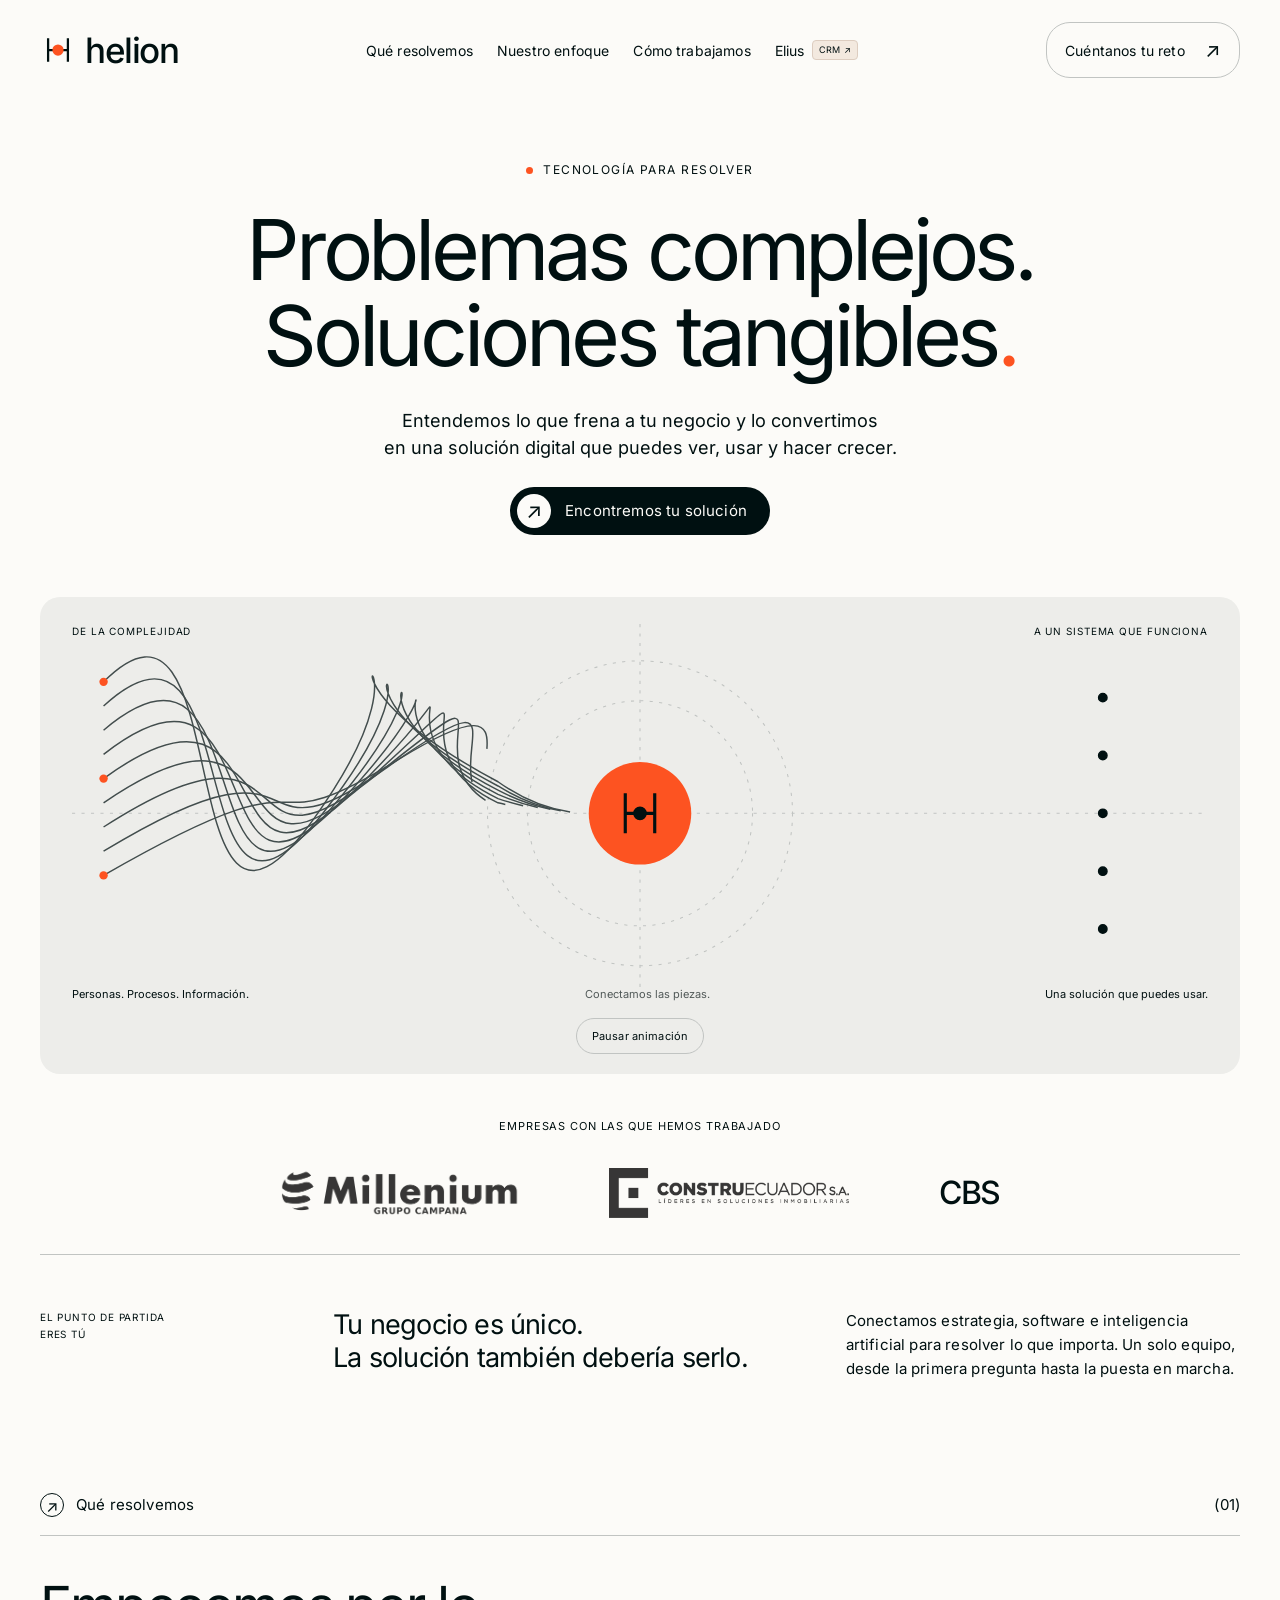
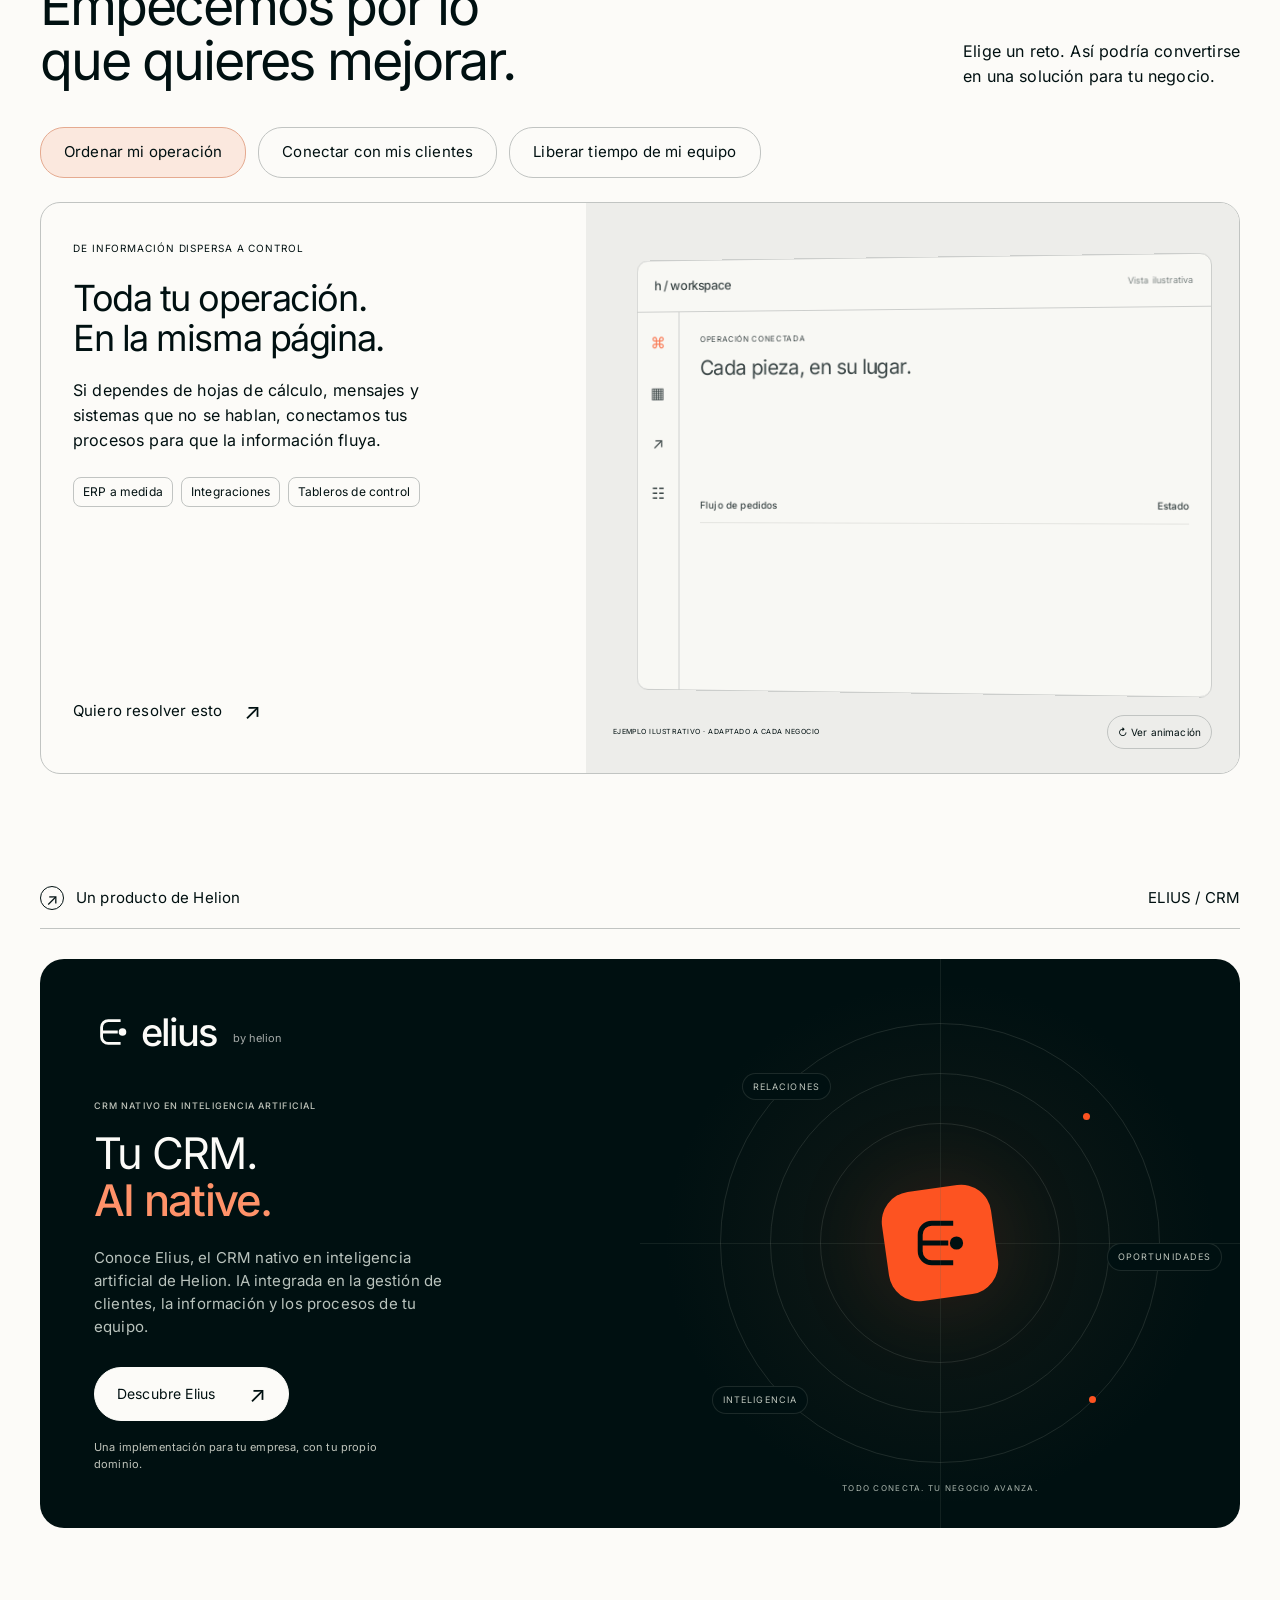
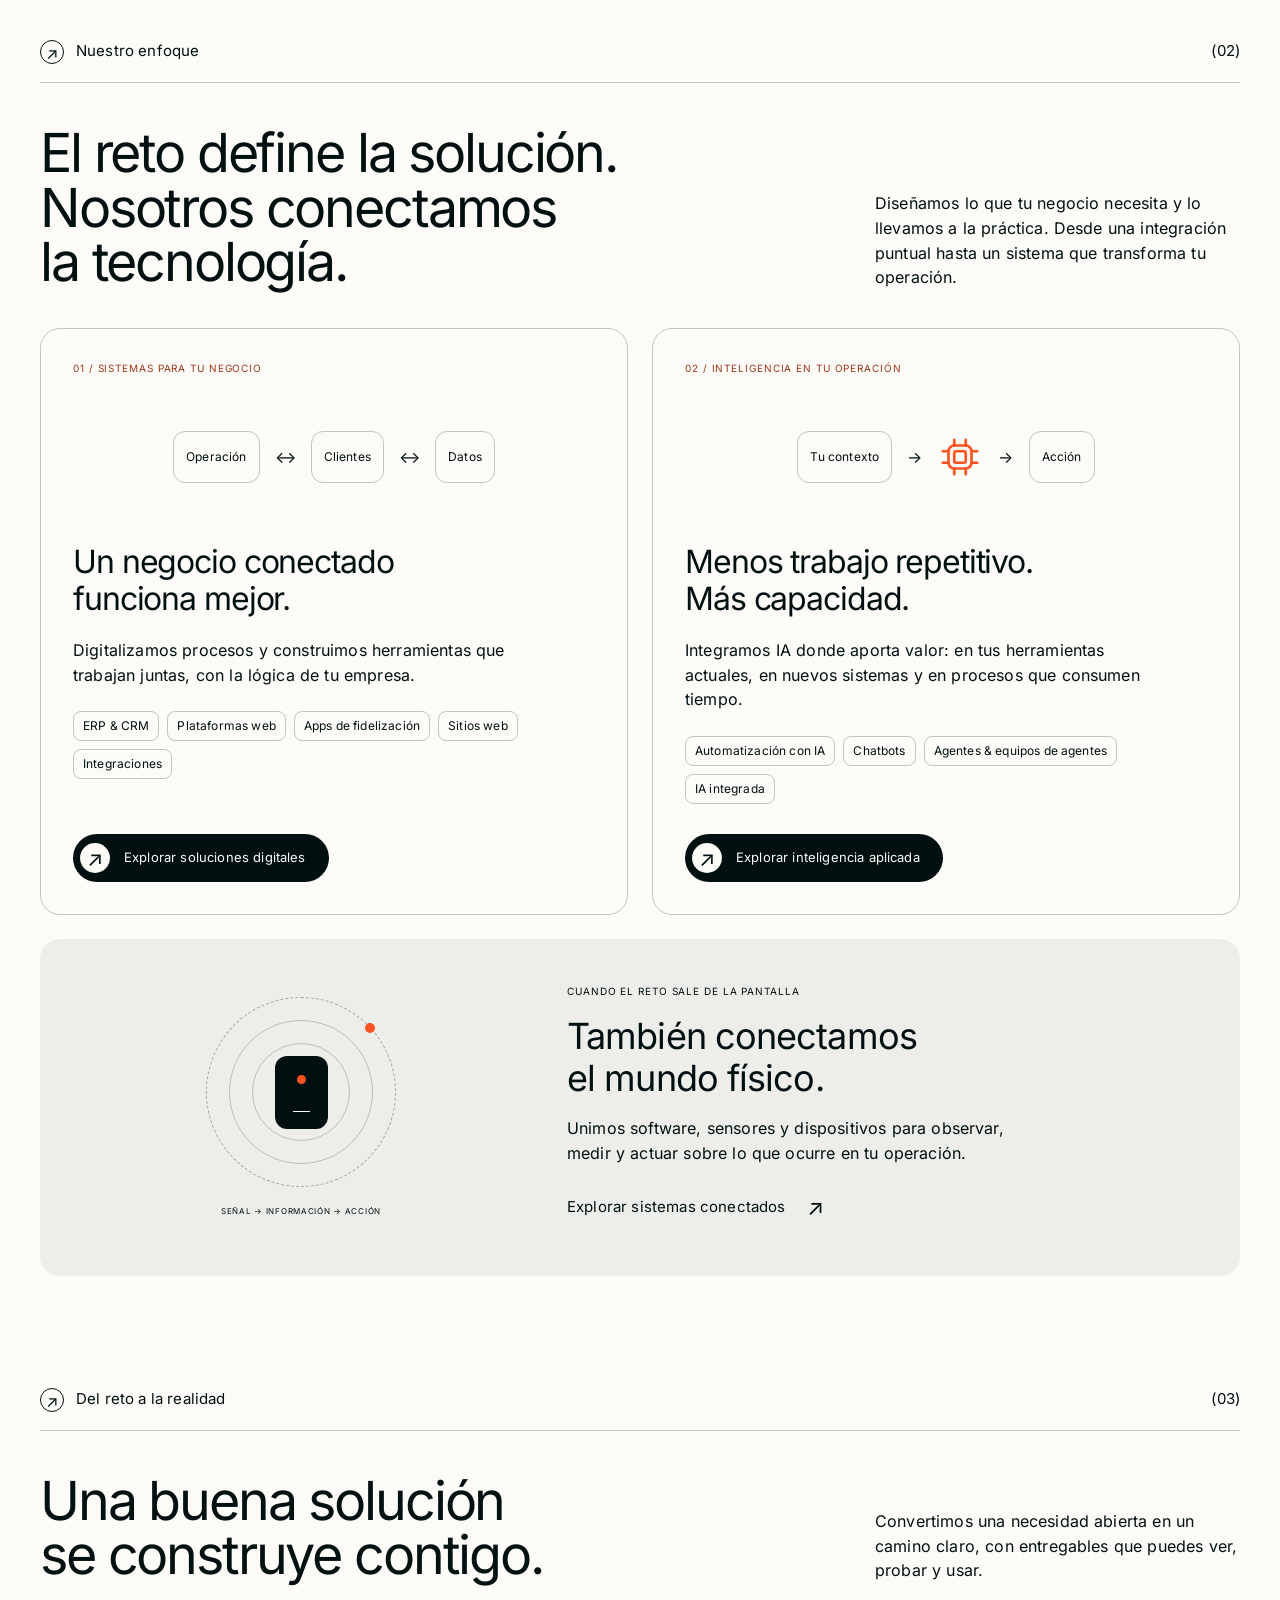
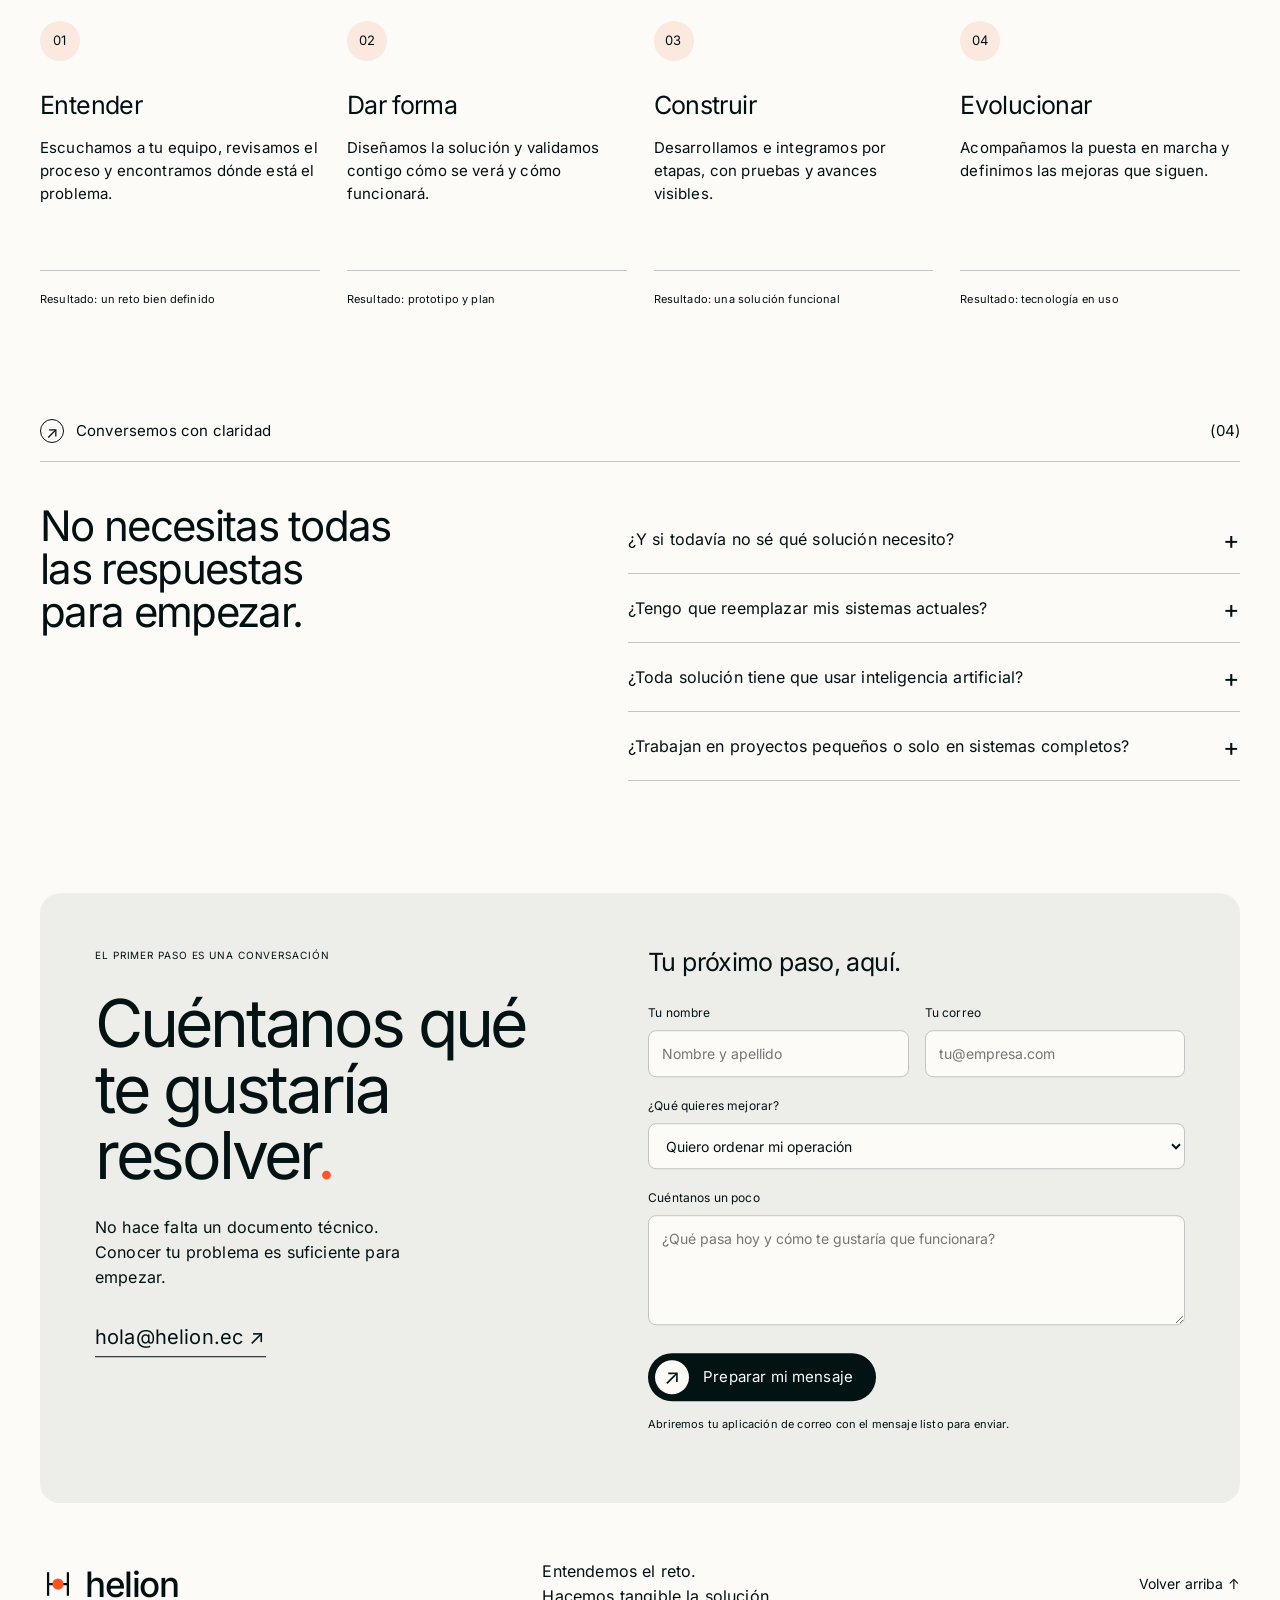
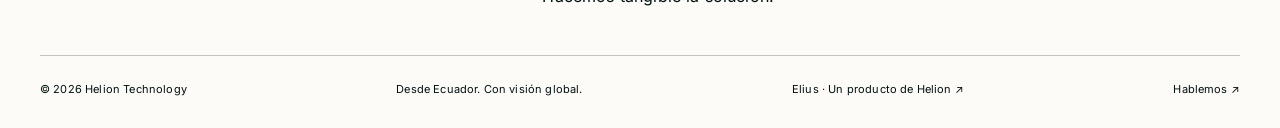
<file: index.html>
<!doctype html>
<html lang="es">
<head>
<meta charset="utf-8">
<meta name="viewport" content="width=device-width, initial-scale=1"><title>Soluciones tangibles para retos reales — Helion</title>
<meta name="description" content="Convertimos los retos de tu negocio en soluciones digitales: sistemas, integraciones, inteligencia artificial y tecnología conectada.">
<meta name="theme-color" content="#fcfbf8">
<link rel="canonical" href="https://helion.ec/">
<meta property="og:title" content="Soluciones tangibles para retos reales — Helion">
<meta property="og:description" content="Convertimos los retos de tu negocio en soluciones digitales: sistemas, integraciones, inteligencia artificial y tecnología conectada.">
<meta property="og:type" content="website">
<meta property="og:locale" content="es_EC">
<link rel="icon" href="assets/helion-connect.svg" type="image/svg+xml">
<link rel="preload" href="assets/fonts/inter-regular.ttf" as="font" type="font/ttf" crossorigin>
<link rel="stylesheet" href="assets/design-system-connect/variables.css">
<link rel="stylesheet" href="assets/css/connect.css"><link rel="stylesheet" href="assets/css/icons.css">
<link rel="stylesheet" href="assets/css/elius.css">
<script src="assets/vendor/gsap.min.js" defer></script>
<script src="assets/js/connect.js" defer></script>
<script src="assets/js/connect-motion.js" defer></script>
</head>
<body><a class="skip" href="#main">Saltar al contenido</a>
<header class="site-header"><a class="logo" href="index.html" aria-label="Helion, inicio"><svg class="logo-symbol" viewBox="0 0 40 40" aria-hidden="true"><path d="M9 7v26M31 7v26M9 20h22"/><circle cx="20" cy="20" r="5"/></svg><span>helion</span></a>
<nav id="navigation" aria-label="Principal"><a href="index.html#soluciones">Qué resolvemos</a><a href="index.html#enfoque">Nuestro enfoque</a><a href="index.html#proceso">Cómo trabajamos</a><a class="elius-nav" href="elius.html">Elius <span>CRM ↗</span></a>
</nav><a class="header-contact" href="#contacto">Cuéntanos tu reto <span aria-hidden="true">↗</span></a><button class="menu-toggle" aria-label="Abrir menú" aria-expanded="false" aria-controls="navigation"><span></span><span></span></button>
</header>
<main id="main">
<section class="hero"><span class="hero-eyebrow"><i></i> TECNOLOGÍA PARA RESOLVER</span>
<h1>Problemas complejos.<br>Soluciones tangibles<span class="orange-dot">.</span>
</h1>
<div class="hero-sub">
<p>Entendemos lo que frena a tu negocio y lo convertimos<br class="desktop-break"> en una solución digital que puedes ver, usar y hacer crecer.
</p>
</div><a class="arrow-button " href="#soluciones"><span aria-hidden="true">↗</span>Encontremos tu solución</a>
<div class="system-visual">
<div class="visual-top"><span>DE LA COMPLEJIDAD</span><span>A UN SISTEMA QUE FUNCIONA</span>
</div><svg viewBox="0 0 1080 360" role="img" aria-label="Procesos desconectados se transforman, a través de Helion, en un sistema ordenado y conectado"><g class="diagram-guides"><path d="M0 180H1080M540 0V360"/><circle cx="540" cy="180" r="145"/><circle cx="540" cy="180" r="107"/></g><g class="tangled"><path d="M 30 55 C 160 -75, 90 380, 230 185 S 180 30, 405 150 Q 447 180 492 180"/><path d="M 30 78 C 172 -52, 99 360, 240 178 S 202 47, 405 154 Q 447 180 492 180"/><path d="M 30 101 C 184 -29, 108 340, 250 171 S 224 64, 405 158 Q 447 180 492 180"/><path d="M 30 124 C 196 -6, 117 320, 260 164 S 246 81, 405 162 Q 447 180 492 180"/><path d="M 30 147 C 208 17, 126 300, 270 157 S 268 98, 405 166 Q 447 180 492 180"/><path d="M 30 170 C 220 40, 135 280, 280 150 S 290 115, 405 170 Q 447 180 492 180"/><path d="M 30 193 C 232 63, 144 260, 290 143 S 312 132, 405 174 Q 447 180 492 180"/><path d="M 30 216 C 244 86, 153 240, 300 136 S 334 149, 405 178 Q 447 180 492 180"/><path d="M 30 239 C 256 109, 162 220, 310 129 S 356 166, 405 182 Q 447 180 492 180"/></g><g class="ordered"><path d="M588 180H650Q680 180 680 70H980"/><circle cx="980" cy="70" r="4"/><path d="M588 180H650Q680 180 680 125H980"/><circle cx="980" cy="125" r="4"/><path d="M588 180H650Q680 180 680 180H980"/><circle cx="980" cy="180" r="4"/><path d="M588 180H650Q680 180 680 235H980"/><circle cx="980" cy="235" r="4"/><path d="M588 180H650Q680 180 680 290H980"/><circle cx="980" cy="290" r="4"/></g><circle class="core" cx="540" cy="180" r="49"/><g class="core-mark"><path d="M526 161v38M554 161v38M526 180h28"/><circle cx="540" cy="180" r="5"/></g><g class="diagram-points"><circle cx="30" cy="55" r="4"/><circle cx="30" cy="147" r="4"/><circle cx="30" cy="239" r="4"/></g></svg>
<div class="visual-bottom"><span>Personas. Procesos. Información.</span><span>Conectamos las piezas.</span><span>Una solución que puedes usar.</span>
</div>
</div>
</section>
<section class="clients section" aria-labelledby="clients-heading">
<h2 id="clients-heading">Empresas con las que hemos trabajado</h2>
<ul class="client-list" role="list">
<li><img src="assets/clients/millenium.png" alt="Millenium" width="1024" height="250" loading="lazy" decoding="async"></li>
<li><img src="assets/clients/construecuador.png" alt="Construecuador" width="400" height="82" loading="lazy" decoding="async"></li>
<li>CBS</li>
</ul>
</section>
<section class="positioning"><span>EL PUNTO DE PARTIDA ERES TÚ</span>
<p>Tu negocio es único.<br>La solución también debería serlo.
</p>
<div>Conectamos estrategia, software e inteligencia artificial para resolver lo que importa. Un solo equipo, desde la primera pregunta hasta la puesta en marcha.
</div>
</section>
<section class="section" id="soluciones">
<div class="section-label"><span><i aria-hidden="true">↗</i>Qué resolvemos</span><span>(01)</span>
</div>
<div class="section-intro">
<h2>Empecemos por lo<br>que quieres mejorar.
</h2>
<p>Elige un reto. Así podría convertirse<br>en una solución para tu negocio.
</p>
</div>
<div class="problem-tabs" role="tablist" aria-label="Retos de negocio"><button id="problem-0" role="tab" aria-selected="true" aria-controls="solution-panel" data-problem="0">Ordenar mi operación</button><button id="problem-1" role="tab" aria-selected="false" aria-controls="solution-panel" tabindex="-1" data-problem="1">Conectar con mis clientes</button><button id="problem-2" role="tab" aria-selected="false" aria-controls="solution-panel" tabindex="-1" data-problem="2">Liberar tiempo de mi equipo</button>
</div>
<div class="solution-panel" id="solution-panel" role="tabpanel" aria-labelledby="problem-0" tabindex="0">
<div class="solution-copy"><span class="overline" id="solution-kicker">DE INFORMACIÓN DISPERSA A CONTROL</span>
<h3 id="solution-title">Toda tu operación.<br>En la misma página.
</h3>
<p id="solution-description">Si dependes de hojas de cálculo, mensajes y sistemas que no se hablan, conectamos tus procesos para que la información fluya.
</p>
<div class="solution-tags" id="solution-tags"><span>ERP a medida</span><span>Integraciones</span><span>Tableros de control</span>
</div><button class="text-action" id="discuss-solution">Quiero resolver esto <span aria-hidden="true">↗</span></button>
</div>
<div class="product-preview">
<div class="case-scene" data-scene="0"><div class="preview-window">
<div class="preview-header"><span class="preview-brand">h / workspace</span><span class="preview-status">Vista ilustrativa</span>
</div>
<div class="preview-body">
<div class="preview-sidebar" aria-hidden="true"><b>⌘</b><span>▦</span><span>↗</span><span>☷</span>
</div>
<div class="preview-content">
<div class="preview-eyebrow" id="preview-eyebrow">OPERACIÓN CONECTADA
</div>
<h4 id="preview-title">Cada pieza, en su lugar.
</h4>
<div class="preview-metrics">
<div><span id="metric-a">Información</span><strong id="metric-a-value">Unificada</strong>
</div>
<div><span id="metric-b">Procesos</span><strong id="metric-b-value">Conectados</strong>
</div>
</div>
<div class="preview-table">
<div><span id="table-title">Flujo de pedidos</span><span>Estado</span>
</div>
<div><span id="row-a">Solicitud recibida</span><span class="state">Registrada</span>
</div>
<div><span id="row-b">Inventario consultado</span><span class="state">Verificado</span>
</div>
<div><span id="row-c">Equipo notificado</span><span class="state">Completado</span>
</div>
</div>
<div class="ai-note"><span aria-hidden="true"><svg class="context-icon icon-sync" viewBox="0 0 24 24" fill="none" stroke="currentColor" stroke-width="1.7" stroke-linecap="round" stroke-linejoin="round" aria-hidden="true"><path d="M20 7a8 8 0 0 0-14-2L3 8m0-5v5h5M4 17a8 8 0 0 0 14 2l3-3m0 5v-5h-5"/></svg></span><span id="preview-note">Los datos se actualizan entre tus herramientas.</span>
</div>
</div>
</div>
</div></div>
<div class="case-scene" data-scene="1" hidden>
  <div class="journey-heading"><span class="scene-eyebrow">H / RELACIONES</span><span class="scene-badge">CRM + Fidelización</span></div>
  <div class="customer-card scene-step"><div class="customer-avatar">M<svg viewBox="0 0 70 70" aria-hidden="true"><circle cx="35" cy="35" r="32"/></svg></div><div><span class="scene-eyebrow">CADA CLIENTE, CON CONTEXTO</span><h4>María, en el centro.</h4><p>Una relación que sigue creciendo.</p></div></div>
  <div class="journey-track" aria-hidden="true"><span></span><i></i><span></span><i></i><span></span></div>
  <div class="journey-labels"><span>Conectar</span><span>Acompañar</span><span>Fidelizar</span></div>
  <div class="message-card scene-step"><span class="message-icon" aria-hidden="true">↗</span><div><b>La conversación continúa</b><p>“Hola, María. Tu pedido está listo.<br>¿Te ayudamos con algo más?”</p></div></div>
  <div class="loyalty-card scene-step"><div><span class="scene-eyebrow">CADA VISITA CUENTA</span><b>Motivos para volver.</b></div><div class="loyalty-stamps" aria-label="Programa ilustrativo de fidelización"><span><svg class="context-icon icon-check" viewBox="0 0 24 24" fill="none" stroke="currentColor" stroke-width="1.7" stroke-linecap="round" stroke-linejoin="round" aria-hidden="true"><path d="m5 12 4 4L19 6"/></svg></span><span><svg class="context-icon icon-check" viewBox="0 0 24 24" fill="none" stroke="currentColor" stroke-width="1.7" stroke-linecap="round" stroke-linejoin="round" aria-hidden="true"><path d="m5 12 4 4L19 6"/></svg></span><span><svg class="context-icon icon-check" viewBox="0 0 24 24" fill="none" stroke="currentColor" stroke-width="1.7" stroke-linecap="round" stroke-linejoin="round" aria-hidden="true"><path d="m5 12 4 4L19 6"/></svg></span><span>＋</span></div></div>
</div>
<div class="case-scene" data-scene="2" hidden>
  <div class="journey-heading"><span class="scene-eyebrow">H / INTELIGENCIA APLICADA</span><span class="scene-badge">IA + Tu equipo</span></div>
  <div class="ai-workspace"><div class="document-card scene-step"><span class="scene-eyebrow">DOCUMENTO DE ENTRADA</span><div class="document-icon" aria-hidden="true">≡</div><b>Una nueva solicitud.</b><div class="document-lines" aria-hidden="true"><i></i><i></i><i></i><i></i></div><div class="scan-line" aria-hidden="true"></div></div>
  <div class="agent-stack"><div class="agent-node scene-step"><span aria-hidden="true"><svg class="context-icon icon-document" viewBox="0 0 24 24" fill="none" stroke="currentColor" stroke-width="1.7" stroke-linecap="round" stroke-linejoin="round" aria-hidden="true"><path d="M14 2H6a2 2 0 0 0-2 2v16a2 2 0 0 0 2 2h12a2 2 0 0 0 2-2V8zM14 2v6h6M8 12h4M8 16h3"/><circle cx="15" cy="15" r="3"/><path d="m17.2 17.2 2.3 2.3"/></svg></span><div><b>Leer</b><small>Extraer información</small></div><i aria-hidden="true">✓</i></div><div class="agent-node scene-step"><span aria-hidden="true">⌘</span><div><b>Organizar</b><small>Dar contexto</small></div><i aria-hidden="true">✓</i></div><div class="agent-node scene-step"><span aria-hidden="true">↗</span><div><b>Preparar</b><small>Proponer una acción</small></div><i aria-hidden="true">✓</i></div></div></div>
  <div class="review-card scene-step"><span class="review-icon" aria-hidden="true">◎</span><div><span class="scene-eyebrow">EL CRITERIO SIGUE SIENDO TUYO</span><b>Preparado para tu revisión.</b><p>Tu equipo valida el siguiente paso.</p></div><span class="review-status">Por revisar</span></div>
  <p class="ai-scene-note">La IA se encarga del proceso.<br>Las decisiones importantes siguen contigo.</p>
</div>
<div class="preview-footer"><span class="preview-caption">EJEMPLO ILUSTRATIVO · ADAPTADO A CADA NEGOCIO</span><button class="scene-replay" type="button" hidden>↻ Ver animación</button></div>
</div>
</div>
</section>
<section class="section elius-feature" id="elius" aria-labelledby="elius-feature-title">
<div class="section-label"><span><i aria-hidden="true">↗</i>Un producto de Helion</span><span>ELIUS / CRM</span></div>
<div class="elius-feature-body"><div class="elius-feature-copy"><span class="elius-wordmark"><svg class="elius-mark" viewBox="0 0 40 40" fill="none" aria-hidden="true"><path d="M28 8H15a7 7 0 0 0-7 7v10a7 7 0 0 0 7 7h13M8 20h17" stroke="currentColor" stroke-width="3"/><circle cx="30" cy="20" r="4" fill="currentColor"/></svg>elius<span class="elius-by">by helion</span></span><span class="elius-kicker">CRM NATIVO EN INTELIGENCIA ARTIFICIAL</span><h2 id="elius-feature-title">Tu CRM.<br><span class="elius-native">AI native.</span></h2><p>Conoce Elius, el CRM nativo en inteligencia artificial de Helion. IA integrada en la gestión de clientes, la información y los procesos de tu equipo.</p><a class="elius-button elius-button-light" href="elius.html">Descubre Elius <span aria-hidden="true">↗</span></a><p class="elius-deployment">Una implementación para tu empresa, con tu propio dominio.</p></div>
<div class="elius-orbit" aria-hidden="true"><div class="elius-orbit-ring ring-one"></div><div class="elius-orbit-ring ring-two"></div><div class="elius-orbit-ring ring-three"></div><span class="orbit-label orbit-label-a">RELACIONES</span><span class="orbit-label orbit-label-b">OPORTUNIDADES</span><span class="orbit-label orbit-label-c">INTELIGENCIA</span><div class="elius-orbit-core"><svg class="elius-mark" viewBox="0 0 40 40" fill="none" aria-hidden="true"><path d="M28 8H15a7 7 0 0 0-7 7v10a7 7 0 0 0 7 7h13M8 20h17" stroke="currentColor" stroke-width="3"/><circle cx="30" cy="20" r="4" fill="currentColor"/></svg></div><span class="orbit-point point-one"></span><span class="orbit-point point-two"></span><span class="orbit-caption">TODO CONECTA. TU NEGOCIO AVANZA.</span></div></div>
</section>
<section class="section" id="enfoque">
<div class="section-label"><span><i aria-hidden="true">↗</i>Nuestro enfoque</span><span>(02)</span>
</div>
<div class="section-intro">
<h2>El reto define la solución.<br>Nosotros conectamos<br>la tecnología.
</h2>
<p>Diseñamos lo que tu negocio necesita y lo llevamos a la práctica. Desde una integración puntual hasta un sistema que transforma tu operación.
</p>
</div>
<div class="capability-grid">
<article class="capability">
<div class="capability-number">01 / SISTEMAS PARA TU NEGOCIO
</div>
<div class="capability-art" aria-hidden="true"><span>Operación</span><i>↔</i><span>Clientes</span><i>↔</i><span>Datos</span>
</div>
<h3>Un negocio conectado<br>funciona mejor.
</h3>
<p>Digitalizamos procesos y construimos herramientas que trabajan juntas, con la lógica de tu empresa.
</p>
<div class="tag-list"><span>ERP & CRM</span><span>Plataformas web</span><span>Apps de fidelización</span><span>Sitios web</span><span>Integraciones</span>
</div><a class="arrow-button compact" href="/sistemas"><span aria-hidden="true">↗</span>Explorar soluciones digitales</a>
</article>
<article class="capability">
<div class="capability-number">02 / INTELIGENCIA EN TU OPERACIÓN
</div>
<div class="capability-art intelligence-art" aria-hidden="true"><span>Tu contexto</span><i>→</i><b><svg class="context-icon icon-processor" viewBox="0 0 24 24" fill="none" stroke="currentColor" stroke-width="1.7" stroke-linecap="round" stroke-linejoin="round" aria-hidden="true"><rect x="6" y="6" width="12" height="12" rx="3"/><rect x="9" y="9" width="6" height="6" rx="1"/><path d="M9 3v3M15 3v3M9 18v3M15 18v3M3 9h3M3 15h3M18 9h3M18 15h3"/></svg></b><i>→</i><span>Acción</span>
</div>
<h3>Menos trabajo repetitivo.<br>Más capacidad.
</h3>
<p>Integramos IA donde aporta valor: en tus herramientas actuales, en nuevos sistemas y en procesos que consumen tiempo.
</p>
<div class="tag-list"><span>Automatización con IA</span><span>Chatbots</span><span>Agentes & equipos de agentes</span><span>IA integrada</span>
</div><a class="arrow-button compact" href="/inteligencia"><span aria-hidden="true">↗</span>Explorar inteligencia aplicada</a>
</article>
</div>
<div class="connected-band">
<div class="device-visual" aria-hidden="true">
<div class="device-rings">
<div>
</div><b></b>
</div><span>SEÑAL → INFORMACIÓN → ACCIÓN</span>
</div>
<div><span class="overline">CUANDO EL RETO SALE DE LA PANTALLA</span>
<h3>También conectamos<br>el mundo físico.
</h3>
<p>Unimos software, sensores y dispositivos para observar, medir y actuar sobre lo que ocurre en tu operación.
</p><a class="text-action" href="/conectados">Explorar sistemas conectados <span aria-hidden="true">↗</span></a>
</div>
</div>
</section>
<section class="section" id="proceso">
<div class="section-label"><span><i aria-hidden="true">↗</i>Del reto a la realidad</span><span>(03)</span>
</div>
<div class="section-intro">
<h2>Una buena solución<br>se construye contigo.
</h2>
<p>Convertimos una necesidad abierta en un camino claro, con entregables que puedes ver, probar y usar.
</p>
</div>
<div class="process-grid">
<article><span class="process-number">01</span>
<h3>Entender
</h3>
<p>Escuchamos a tu equipo, revisamos el proceso y encontramos dónde está el problema.
</p><span class="deliverable">Resultado: un reto bien definido</span>
</article>
<article><span class="process-number">02</span>
<h3>Dar forma
</h3>
<p>Diseñamos la solución y validamos contigo cómo se verá y cómo funcionará.
</p><span class="deliverable">Resultado: prototipo y plan</span>
</article>
<article><span class="process-number">03</span>
<h3>Construir
</h3>
<p>Desarrollamos e integramos por etapas, con pruebas y avances visibles.
</p><span class="deliverable">Resultado: una solución funcional</span>
</article>
<article><span class="process-number">04</span>
<h3>Evolucionar
</h3>
<p>Acompañamos la puesta en marcha y definimos las mejoras que siguen.
</p><span class="deliverable">Resultado: tecnología en uso</span>
</article>
</div>
</section>
<section class="section faq">
<div class="section-label"><span><i aria-hidden="true">↗</i>Conversemos con claridad</span><span>(04)</span>
</div>
<div class="faq-grid">
<h2>No necesitas todas<br>las respuestas<br>para empezar.
</h2>
<div>
<details><summary>¿Y si todavía no sé qué solución necesito?</summary>
<p>Ese es un buen punto de partida. Cuéntanos qué no está funcionando y cómo lo resuelves hoy. A partir de ahí, definimos juntos el problema, las prioridades y una posible solución.
</p>
</details>
<details><summary>¿Tengo que reemplazar mis sistemas actuales?</summary>
<p>No necesariamente. Revisamos qué funciona, qué se puede conectar y qué necesita cambiar. Una integración puntual puede ser suficiente; otras veces conviene construir un sistema nuevo.
</p>
</details>
<details><summary>¿Toda solución tiene que usar inteligencia artificial?</summary>
<p>No. Usamos IA cuando aporta una mejora concreta. Algunos problemas se resuelven mejor ordenando un proceso, conectando herramientas o automatizando reglas. Cuando usamos IA, definimos cómo validar sus resultados y cuándo debe intervenir una persona.
</p>
</details>
<details><summary>¿Trabajan en proyectos pequeños o solo en sistemas completos?</summary>
<p>Ambos. Podemos empezar por un proceso, una integración o un prototipo y ampliar el alcance cuando tenga sentido. El presupuesto y los tiempos se definen a partir del reto y los entregables acordados.
</p>
</details>
</div>
</div>
</section>
<section class="contact section" id="contacto">
<div class="contact-copy"><span class="overline">EL PRIMER PASO ES UNA CONVERSACIÓN</span>
<h2>Cuéntanos qué<br>te gustaría<br>resolver<span>.</span>
</h2>
<p>No hace falta un documento técnico.<br>Conocer tu problema es suficiente para empezar.
</p><a class="contact-email" href="mailto:info@helion.ec">hola@helion.ec ↗</a>
</div>
<form id="contact-form">
<h3>Tu próximo paso, aquí.
</h3>
<div class="form-row">
<div><label for="name">Tu nombre</label><input id="name" name="name" autocomplete="name" required maxlength="100" placeholder="Nombre y apellido">
</div>
<div><label for="email">Tu correo</label><input id="email" name="email" type="email" autocomplete="email" required maxlength="200" placeholder="tu@empresa.com">
</div>
</div><label for="challenge">¿Qué quieres mejorar?</label><select id="challenge" name="challenge"><option>Quiero ordenar mi operación</option><option>Quiero conectar con mis clientes</option><option>Quiero liberar tiempo de mi equipo</option><option>Quiero conectar dispositivos y datos</option><option>Quiero conocer Elius CRM</option><option>Tengo otro reto / necesito orientación</option></select><label for="message">Cuéntanos un poco</label><textarea id="message" name="message" required maxlength="2500" rows="4" placeholder="¿Qué pasa hoy y cómo te gustaría que funcionara?"></textarea><button class="arrow-button" type="submit"><span aria-hidden="true">↗</span>Preparar mi mensaje</button>
<p class="form-note">Abriremos tu aplicación de correo con el mensaje listo para enviar.
</p>
<p id="form-status" role="status">
</p>
</form>
</section>
</main>
<footer class="footer">
<div class="footer-main"><a class="logo" href="index.html"><svg class="logo-symbol" viewBox="0 0 40 40" aria-hidden="true"><path d="M9 7v26M31 7v26M9 20h22"/><circle cx="20" cy="20" r="5"/></svg><span>helion</span></a>
<p>Entendemos el reto.<br>Hacemos tangible la solución.
</p><a href="#main">Volver arriba ↑</a>
</div>
<div class="footer-bottom"><span>© 2026 Helion Technology</span><span>Desde Ecuador. Con visión global.</span><a href="elius.html">Elius · Un producto de Helion ↗</a><a href="mailto:info@helion.ec">Hablemos ↗</a>
</div>
</footer>
</body>
</html>
</file>
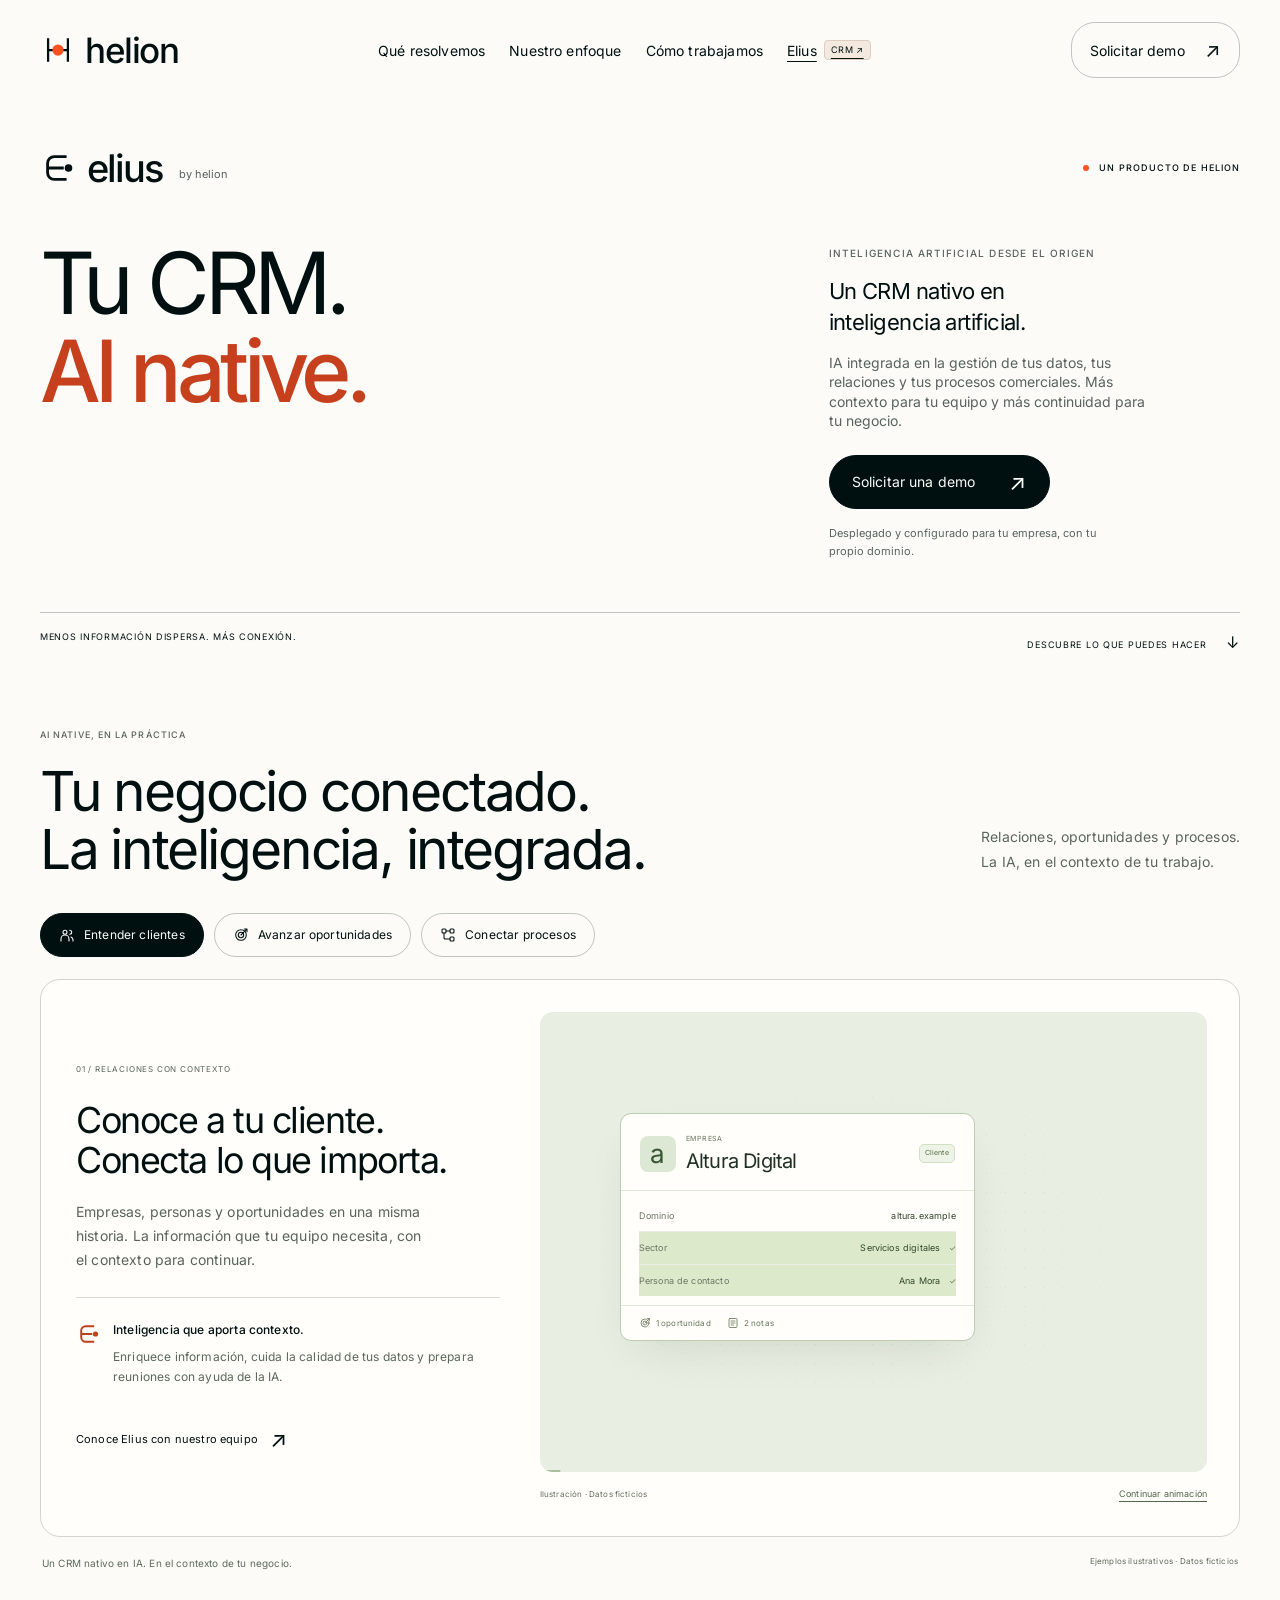
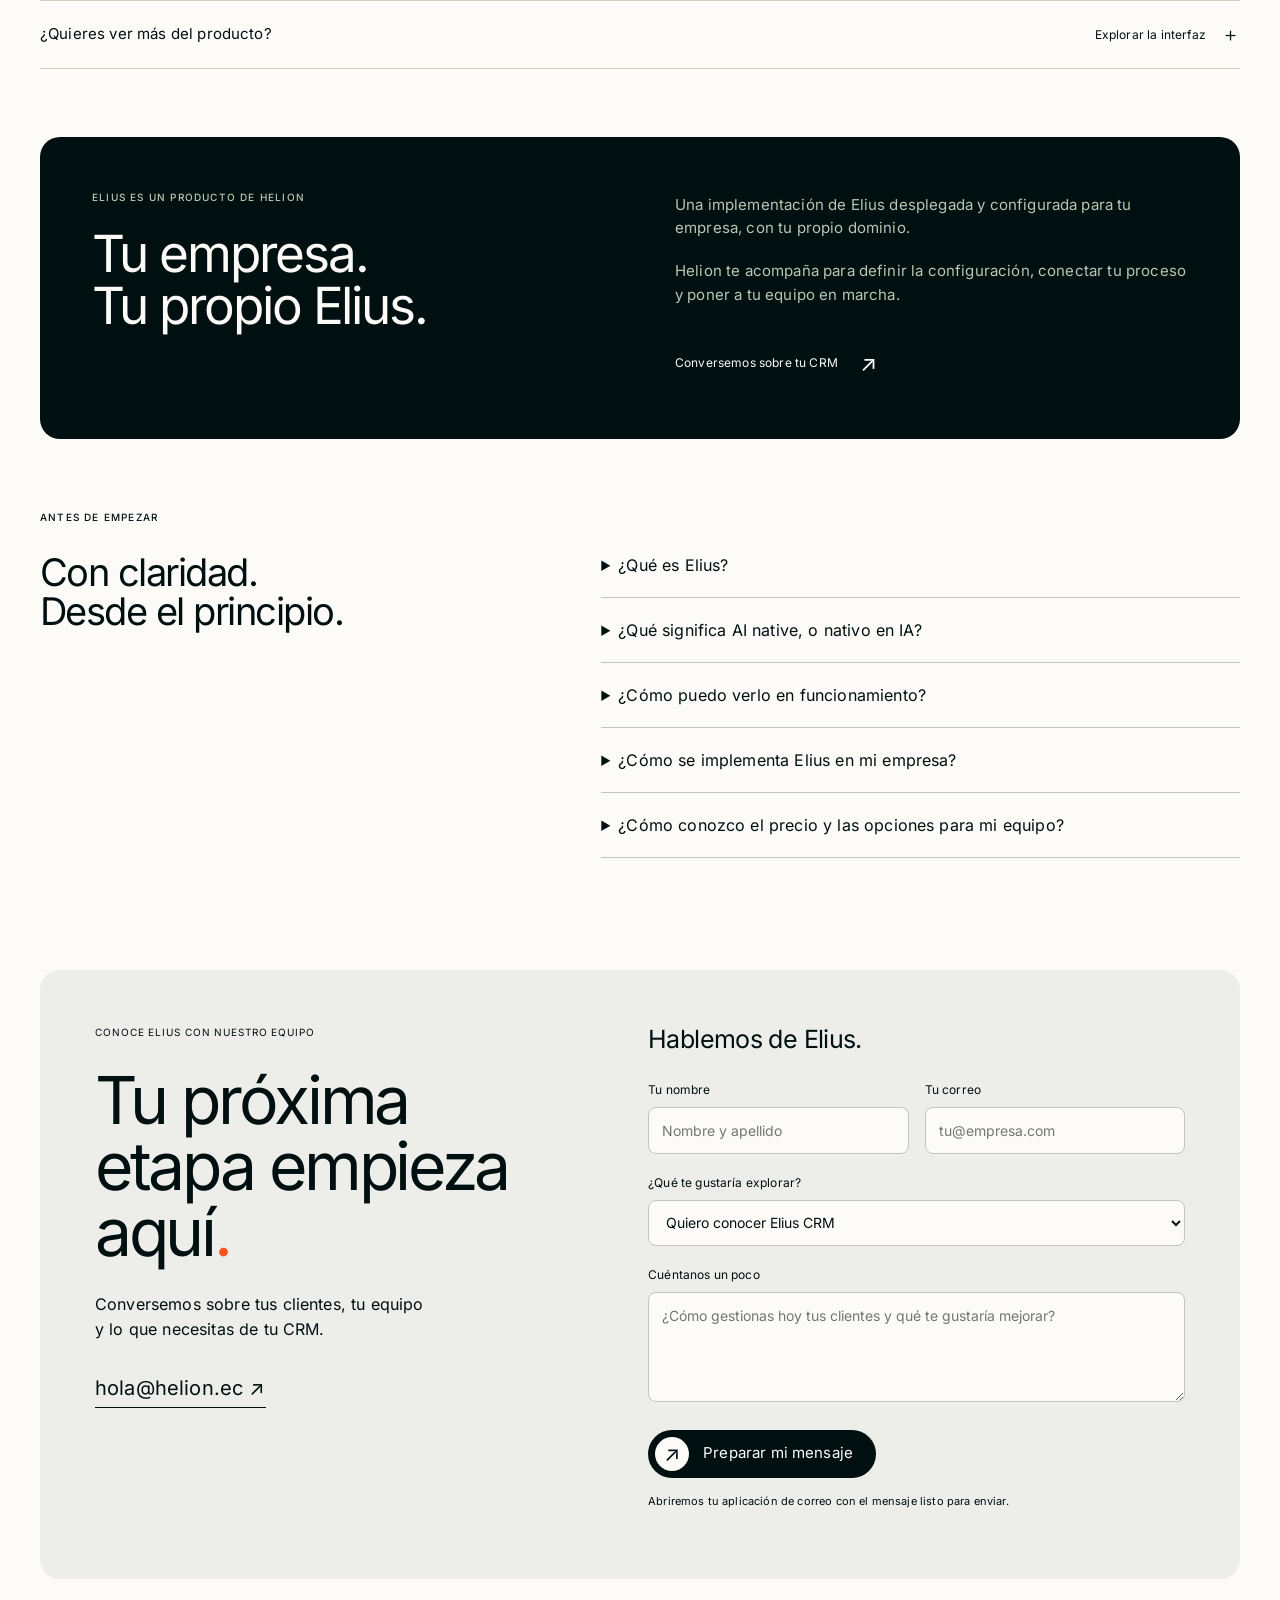
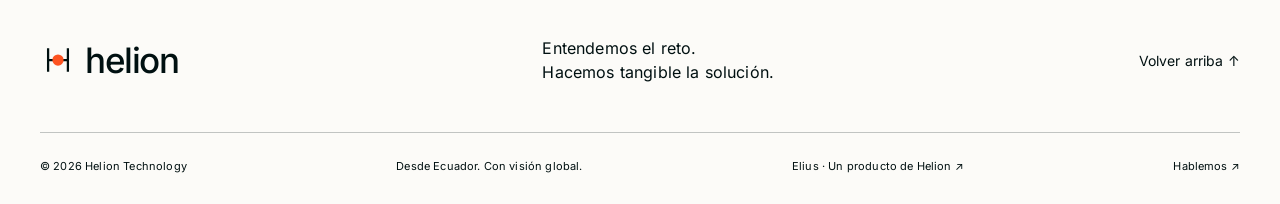
<file: elius.html>
<!doctype html>
<html lang="es"><head><meta charset="utf-8"><meta name="viewport" content="width=device-width, initial-scale=1">
<title>Elius — El CRM AI native de Helion</title>
<meta name="description" content="Conoce Elius, el CRM nativo en inteligencia artificial de Helion. Relaciones, IA con contexto y flujos de trabajo para dar el siguiente paso. Solicita una demo.">
<meta name="theme-color" content="#fcfbf8"><link rel="canonical" href="https://helion.ec/elius">
<meta property="og:title" content="Elius — Tu CRM. AI native."><meta property="og:description" content="El CRM nativo en inteligencia artificial de Helion. Conoce el producto y conversemos sobre tu negocio."><meta property="og:type" content="website"><meta property="og:locale" content="es_EC"><meta property="og:url" content="https://helion.ec/elius">
<link rel="icon" href="assets/helion-connect.svg" type="image/svg+xml"><link rel="preload" href="assets/fonts/inter-regular.ttf" as="font" type="font/ttf" crossorigin>
<link rel="stylesheet" href="assets/design-system-connect/variables.css"><link rel="stylesheet" href="assets/css/connect.css"><link rel="stylesheet" href="assets/css/icons.css"><link rel="stylesheet" href="assets/css/elius.css"><link rel="stylesheet" href="assets/css/elius-product.css"><link rel="stylesheet" href="assets/css/elius-demo.css"><link rel="stylesheet" href="assets/css/elius-features.css">
<script src="assets/vendor/gsap.min.js" defer></script><script src="assets/js/elius-features.js" defer></script><script src="assets/js/elius-demo.js" defer></script><script src="assets/js/connect.js" defer></script><script src="assets/js/elius.js" defer></script>
</head><body class="elius-page"><a class="skip" href="#main">Saltar al contenido</a>
<header class="site-header"><a class="logo" href="index.html" aria-label="Helion, inicio"><svg class="logo-symbol" viewBox="0 0 40 40" aria-hidden="true"><path d="M9 7v26M31 7v26M9 20h22"/><circle cx="20" cy="20" r="5"/></svg><span>helion</span></a>
<nav id="navigation" aria-label="Principal"><a href="index.html#soluciones">Qué resolvemos</a><a href="index.html#enfoque">Nuestro enfoque</a><a href="index.html#proceso">Cómo trabajamos</a><a class="elius-nav" aria-current="page" href="elius.html">Elius <span>CRM ↗</span></a>
</nav><a class="header-contact" href="#contacto">Solicitar demo <span aria-hidden="true">↗</span></a><button class="menu-toggle" aria-label="Abrir menú" aria-expanded="false" aria-controls="navigation"><span></span><span></span></button>
</header>
<main id="main"><section class="elius-hero elius-wrap">
<div class="elius-hero-top"><span class="elius-wordmark"><svg class="elius-mark" viewBox="0 0 40 40" fill="none" aria-hidden="true"><path d="M28 8H15a7 7 0 0 0-7 7v10a7 7 0 0 0 7 7h13M8 20h17" stroke="currentColor" stroke-width="3"/><circle cx="30" cy="20" r="4" fill="currentColor"/></svg>elius<span class="elius-by">by helion</span></span><span class="elius-kicker"><i></i> UN PRODUCTO DE HELION</span></div>
<div class="elius-hero-grid"><h1>Tu CRM.<br><span class="elius-native">AI native.</span></h1><div class="elius-hero-aside"><span class="elius-kicker">INTELIGENCIA ARTIFICIAL DESDE EL ORIGEN</span><p>Un CRM nativo en<br>inteligencia artificial.</p><p class="elius-hero-description">IA integrada en la gestión de tus datos, tus relaciones y tus procesos comerciales. Más contexto para tu equipo y más continuidad para tu negocio.</p><a class="elius-button" href="#contacto">Solicitar una demo <span aria-hidden="true">↗</span></a><p class="elius-deployment">Desplegado y configurado para tu empresa, con tu propio dominio.</p></div></div>
<div class="elius-hero-rule"><span>MENOS INFORMACIÓN DISPERSA. MÁS CONEXIÓN.</span><a href="#producto">DESCUBRE LO QUE PUEDES HACER <span aria-hidden="true">↓</span></a></div>
</section>
<section class="ef-hub elius-wrap" id="producto" aria-labelledby="product-heading">
<div class="ef-intro"><div><span class="elius-kicker">AI NATIVE, EN LA PRÁCTICA</span><h2 id="product-heading">Tu negocio conectado.<br>La inteligencia, integrada.</h2></div><p>Relaciones, oportunidades y procesos.<br>La IA, en el contexto de tu trabajo.</p></div>
<div class="ef-tabs" role="tablist" aria-label="Qué puedes hacer con Elius"><button type="button" id="feature-tab-0" role="tab" aria-selected="true" aria-controls="feature-panel-0" data-feature-tab="0"><svg class="ef-icon" viewBox="0 0 24 24" fill="none" stroke="currentColor" stroke-width="1.6" stroke-linecap="round" stroke-linejoin="round" aria-hidden="true"><circle cx="9" cy="8" r="3"/><path d="M3 21v-3a6 6 0 0 1 12 0v3M16 5a3 3 0 0 1 0 6M18 15a5 5 0 0 1 3 4v2"/></svg>Entender clientes</button><button type="button" id="feature-tab-1" role="tab" aria-selected="false" aria-controls="feature-panel-1" tabindex="-1" data-feature-tab="1"><svg class="ef-icon" viewBox="0 0 24 24" fill="none" stroke="currentColor" stroke-width="1.6" stroke-linecap="round" stroke-linejoin="round" aria-hidden="true"><circle cx="12" cy="12" r="8"/><circle cx="12" cy="12" r="4"/><path d="m12 12 8-8M17 3h4v4"/></svg>Avanzar oportunidades</button><button type="button" id="feature-tab-2" role="tab" aria-selected="false" aria-controls="feature-panel-2" tabindex="-1" data-feature-tab="2"><svg class="ef-icon" viewBox="0 0 24 24" fill="none" stroke="currentColor" stroke-width="1.6" stroke-linecap="round" stroke-linejoin="round" aria-hidden="true"><rect x="3" y="3" width="6" height="6" rx="1.5"/><rect x="15" y="15" width="6" height="6" rx="1.5"/><rect x="15" y="3" width="6" height="6" rx="1.5"/><path d="M9 6h6M6 9v7a2 2 0 0 0 2 2h7"/></svg>Conectar procesos</button></div>
<section class="ef-panel" id="feature-panel-0" role="tabpanel" aria-labelledby="feature-tab-0" tabindex="0" data-feature-panel="0">
<div class="ef-layout"><div class="ef-copy"><span class="ef-number">01 / RELACIONES CON CONTEXTO</span><h3>Conoce a tu cliente.<br>Conecta lo que importa.</h3><p>Empresas, personas y oportunidades en una misma historia. La información que tu equipo necesita, con el contexto para continuar.</p><div class="ef-ai-value"><svg class="elius-mark" viewBox="0 0 40 40" fill="none" aria-hidden="true"><path d="M28 8H15a7 7 0 0 0-7 7v10a7 7 0 0 0 7 7h13M8 20h17" stroke="currentColor" stroke-width="3"/><circle cx="30" cy="20" r="4" fill="currentColor"/></svg><div><b>Inteligencia que aporta contexto.</b><p>Enriquece información, cuida la calidad de tus datos y prepara reuniones con ayuda de la IA.</p></div></div><a class="text-action" href="#contacto">Conoce Elius con nuestro equipo <span aria-hidden="true">↗</span></a></div>
<figure class="ef-figure"><div class="ef-scene ef-relations" aria-hidden="true">
<div class="ef-scene-grid"></div><svg class="ef-lines" viewBox="0 0 640 440" preserveAspectRatio="none"><path d="M135 82H280Q320 82 320 130V200M320 260V350H470M320 200H510V130" class="ef-line"/></svg>
<div class="ef-contact-chip ef-reveal"><span class="ef-avatar">AM</span><div>Ana Mora<small>Dirección comercial</small></div><span class="ef-small-link">↗</span></div>
<div class="ef-client-card"><div class="ef-card-head"><span class="ef-company-mark">a</span><div><small>EMPRESA</small><h4>Altura Digital</h4></div><span class="ef-record-tag">Cliente</span></div><div class="ef-client-fields"><div><span>Dominio</span><b>altura.example</b></div><div class="ef-enriched"><span>Sector</span><b>Servicios digitales <i>✓</i></b></div><div class="ef-enriched"><span>Persona de contacto</span><b>Ana Mora <i>✓</i></b></div></div><div class="ef-related"><span><svg class="ef-icon" viewBox="0 0 24 24" fill="none" stroke="currentColor" stroke-width="1.6" stroke-linecap="round" stroke-linejoin="round" aria-hidden="true"><circle cx="12" cy="12" r="8"/><circle cx="12" cy="12" r="4"/><path d="m12 12 8-8M17 3h4v4"/></svg>1 oportunidad</span><span><svg class="ef-icon" viewBox="0 0 24 24" fill="none" stroke="currentColor" stroke-width="1.6" stroke-linecap="round" stroke-linejoin="round" aria-hidden="true"><rect x="4" y="3" width="16" height="18" rx="2"/><path d="M8 8h8M8 12h8M8 16h5"/></svg>2 notas</span></div></div>
<div class="ef-context-card ef-reveal"><span class="ef-context-label"><svg class="elius-mark" viewBox="0 0 40 40" fill="none" aria-hidden="true"><path d="M28 8H15a7 7 0 0 0-7 7v10a7 7 0 0 0 7 7h13M8 20h17" stroke="currentColor" stroke-width="3"/><circle cx="30" cy="20" r="4" fill="currentColor"/></svg>CONTEXTO CON IA</span><b>Tu próxima reunión,<br>con un punto de partida.</b><p>Relación, historial y oportunidades.<br>Listos para tu revisión.</p><span class="ef-context-source"><svg class="ef-icon" viewBox="0 0 24 24" fill="none" stroke="currentColor" stroke-width="1.6" stroke-linecap="round" stroke-linejoin="round" aria-hidden="true"><path d="M4 21V5l8-3v19M12 8h8v13M2 21h20M7 7h2M7 11h2M7 15h2M15 11h2M15 15h2"/></svg> Altura Digital</span></div>
<span class="ef-scene-footnote ef-reveal"><svg class="ef-icon" viewBox="0 0 24 24" fill="none" stroke="currentColor" stroke-width="1.6" stroke-linecap="round" stroke-linejoin="round" aria-hidden="true"><path d="m5 12 4 4L19 6"/></svg>La relación completa. El equipo al tanto.</span>
</div><p class="elius-sr-only">Una empresa conectada con su persona de contacto, notas y oportunidad. La IA ayuda a completar información y preparar el contexto de una reunión. Datos ficticios.</p><figcaption class="ef-scene-caption"><span>Ilustración · Datos ficticios</span><button type="button" data-feature-play hidden>Pausar animación</button></figcaption></figure></div></section>
<section class="ef-panel" id="feature-panel-1" role="tabpanel" aria-labelledby="feature-tab-1" tabindex="0" data-feature-panel="1" hidden>
<div class="ef-layout"><div class="ef-copy"><span class="ef-number">02 / OPORTUNIDADES CON DIRECCIÓN</span><h3>Un proceso visible.<br>Un siguiente paso claro.</h3><p>Sigue tus oportunidades por etapa y mantén las tareas, las personas y la información conectadas al proceso comercial.</p><div class="ef-ai-value"><svg class="elius-mark" viewBox="0 0 40 40" fill="none" aria-hidden="true"><path d="M28 8H15a7 7 0 0 0-7 7v10a7 7 0 0 0 7 7h13M8 20h17" stroke="currentColor" stroke-width="3"/><circle cx="30" cy="20" r="4" fill="currentColor"/></svg><div><b>Inteligencia para revisar y preparar.</b><p>Usa la IA para revisar una oportunidad, reunir su contexto y preparar la próxima conversación.</p></div></div><a class="text-action" href="#contacto">Conversemos sobre tu proceso <span aria-hidden="true">↗</span></a></div>
<figure class="ef-figure"><div class="ef-scene ef-sales" aria-hidden="true"><div class="ef-scene-grid"></div>
<div class="ef-mini-pipeline"><div class="ef-pipeline-head"><svg class="ef-icon" viewBox="0 0 24 24" fill="none" stroke="currentColor" stroke-width="1.6" stroke-linecap="round" stroke-linejoin="round" aria-hidden="true"><circle cx="12" cy="12" r="8"/><circle cx="12" cy="12" r="4"/><path d="m12 12 8-8M17 3h4v4"/></svg>Oportunidades<span>Por etapa</span></div><div class="ef-mini-columns"><div><span class="ef-mini-stage">Prospección <i>1</i></span><div class="ef-mini-deal ef-reveal"><span class="ef-deal-company"><i>a</i>Altura Digital</span><b>Elius CRM</b><small>$ 2.500</small><span class="ef-deal-owner"><i>AM</i>Ana Mora</span></div></div><div><span class="ef-mini-stage stage-blue">Conexión <i>1</i></span><div class="ef-mini-deal ef-reveal"><span class="ef-deal-company"><i>n</i>Norte Estudio</span><b>Plataforma comercial</b><small>Seguimiento en curso</small></div></div><div><span class="ef-mini-stage stage-purple">Calificación <i>0</i></span><div class="ef-mini-placeholder"></div></div></div></div>
<div class="ef-review-card ef-reveal"><span class="ef-context-label"><svg class="elius-mark" viewBox="0 0 40 40" fill="none" aria-hidden="true"><path d="M28 8H15a7 7 0 0 0-7 7v10a7 7 0 0 0 7 7h13M8 20h17" stroke="currentColor" stroke-width="3"/><circle cx="30" cy="20" r="4" fill="currentColor"/></svg>REVISIÓN DE OPORTUNIDAD</span><h4>Altura Digital, en contexto.</h4><p>Una oportunidad abierta.<br>Prioridades y alcance por confirmar.</p><div class="ef-next-step ef-reveal"><svg class="ef-icon" viewBox="0 0 24 24" fill="none" stroke="currentColor" stroke-width="1.6" stroke-linecap="round" stroke-linejoin="round" aria-hidden="true"><rect x="3" y="5" width="18" height="16" rx="2"/><path d="M7 2v6M17 2v6M3 11h18M7 15h3"/></svg><div><small>SIGUIENTE PASO</small><b>Primer contacto · Mañana, 10:00</b></div></div></div>
<span class="ef-scene-footnote"><svg class="ef-icon" viewBox="0 0 24 24" fill="none" stroke="currentColor" stroke-width="1.6" stroke-linecap="round" stroke-linejoin="round" aria-hidden="true"><path d="m5 12 4 4L19 6"/></svg>El criterio sigue siendo de tu equipo.</span>
</div><p class="elius-sr-only">Un pipeline con etapas y una oportunidad de ejemplo. Una revisión de IA reúne el contexto, junto a una tarea para el primer contacto mañana a las 10:00. No es una predicción ni una puntuación de ventas.</p><figcaption class="ef-scene-caption"><span>Ilustración · Datos ficticios</span><button type="button" data-feature-play hidden>Pausar animación</button></figcaption></figure></div></section>
<section class="ef-panel" id="feature-panel-2" role="tabpanel" aria-labelledby="feature-tab-2" tabindex="0" data-feature-panel="2" hidden>
<div class="ef-layout"><div class="ef-copy"><span class="ef-number">03 / PROCESOS QUE CONTINÚAN</span><h3>Menos pasos sueltos.<br>Más trabajo conectado.</h3><p>Conecta eventos y acciones con flujos de trabajo. Un correo, una nueva relación o una oportunidad pueden ser el comienzo del siguiente paso.</p><div class="ef-ai-value"><svg class="elius-mark" viewBox="0 0 40 40" fill="none" aria-hidden="true"><path d="M28 8H15a7 7 0 0 0-7 7v10a7 7 0 0 0 7 7h13M8 20h17" stroke="currentColor" stroke-width="3"/><circle cx="30" cy="20" r="4" fill="currentColor"/></svg><div><b>La IA y tus reglas, trabajando juntas.</b><p>Combina habilidades de IA y automatización según el proceso que tu empresa necesita.</p></div></div><a class="text-action" href="#contacto">Exploremos qué puedes automatizar <span aria-hidden="true">↗</span></a></div>
<figure class="ef-figure"><div class="ef-scene ef-processes" aria-hidden="true"><div class="ef-scene-grid"></div><span class="ef-flow-caption">UN EJEMPLO DE FLUJO CONFIGURABLE</span>
<div class="ef-event-card ef-reveal"><span class="ef-event-icon"><svg class="ef-icon" viewBox="0 0 24 24" fill="none" stroke="currentColor" stroke-width="1.6" stroke-linecap="round" stroke-linejoin="round" aria-hidden="true"><rect x="3" y="5" width="18" height="14" rx="2"/><path d="m3 6 9 7 9-7"/></svg></span><div><small>01 / EVENTO</small><b>Un nuevo correo comercial.</b><p>“Nos interesa conocer Elius.”</p></div></div>
<div class="ef-flow-track"><span class="ef-travel-line"></span></div>
<div class="ef-flow-core"><span><svg class="elius-mark" viewBox="0 0 40 40" fill="none" aria-hidden="true"><path d="M28 8H15a7 7 0 0 0-7 7v10a7 7 0 0 0 7 7h13M8 20h17" stroke="currentColor" stroke-width="3"/><circle cx="30" cy="20" r="4" fill="currentColor"/></svg></span><div><small>02 / CONTEXTO + FLUJO</small><b>Elius conecta las piezas.</b></div><span class="ef-flow-check ef-reveal">✓</span></div>
<div class="ef-flow-track"><span class="ef-travel-line"></span></div>
<div class="ef-result-card ef-reveal"><span><svg class="ef-icon" viewBox="0 0 24 24" fill="none" stroke="currentColor" stroke-width="1.6" stroke-linecap="round" stroke-linejoin="round" aria-hidden="true"><circle cx="12" cy="12" r="8"/><circle cx="12" cy="12" r="4"/><path d="m12 12 8-8M17 3h4v4"/></svg></span><div><small>03 / ACCIÓN EN EL CRM</small><b>Una oportunidad para continuar.</b><p>Cliente y seguimiento, en el mismo lugar.</p></div></div>
<span class="ef-scene-footnote ef-reveal">Los disparadores y las acciones se configuran para tu empresa.</span>
</div><p class="elius-sr-only">Ejemplo ilustrativo: un correo comercial activa un flujo configurado en Elius y se crea una oportunidad asociada al cliente. El alcance depende de la configuración de cada empresa.</p><figcaption class="ef-scene-caption"><span>Ilustración · Datos ficticios</span><button type="button" data-feature-play hidden>Pausar animación</button></figcaption></figure></div>
<details class="ef-chat-example"><summary><span><svg class="ef-icon" viewBox="0 0 24 24" fill="none" stroke="currentColor" stroke-width="1.6" stroke-linecap="round" stroke-linejoin="round" aria-hidden="true"><rect x="3" y="3" width="6" height="6" rx="1.5"/><rect x="15" y="15" width="6" height="6" rx="1.5"/><rect x="15" y="3" width="6" height="6" rx="1.5"/><path d="M9 6h6M6 9v7a2 2 0 0 0 2 2h7"/></svg>También puedes empezar con una petición.</span><span>Ver al asistente en acción <i aria-hidden="true">＋</i></span></summary><section class="elius-demo" id="demo-ia" aria-labelledby="demo-heading" tabindex="-1">
<div class="ef-example-heading"><h3 id="demo-heading">El asistente, en acción.</h3><p>Un ejemplo de cómo una petición puede convertirse en registros conectados.</p></div>
<p class="elius-sr-only" id="demo-description">Demostración ilustrativa con datos ficticios: una persona pide crear una oportunidad para Altura Digital, guardar una nota sobre su interés en Elius y crear una tarea para llamar a Ana mañana a las 10:00. La IA identifica la empresa y vincula los tres registros al mismo cliente. No se ejecutan acciones reales.</p>
<div class="ed-theater" aria-hidden="true">
<div class="ed-topline"><span><i></i> ELIUS EN ACCIÓN</span><span>UNA PETICIÓN. TRES ACCIONES CONECTADAS.</span></div>
<div class="ed-scene">
<div class="ed-conversation"><div class="ed-chat-heading"><span class="ed-avatar">T</span><div>Tu equipo<small>Conversación con Elius</small></div></div>
<div class="ed-prompt"><span class="ed-prompt-text">Crea una oportunidad para Altura Digital. Guarda una nota: les interesa Elius para su equipo comercial. Y crea una tarea para llamar a Ana mañana a las 10:00 y hacer el primer contacto.</span><span class="ed-caret">│</span></div>
<div class="ed-send"><span>Lenguaje natural. Contexto real.</span><span class="ed-send-icon">↑</span></div>
<div class="ed-understood"><span>◎</span><div>Altura Digital<small>Empresa identificada · contexto conectado</small></div><span class="ed-understood-check">✓</span></div>
<div class="ed-response"><span><svg class="context-icon icon-check" viewBox="0 0 24 24" fill="none" stroke="currentColor" stroke-width="1.7" stroke-linecap="round" stroke-linejoin="round" aria-hidden="true"><path d="m5 12 4 4L19 6"/></svg></span><p>Listo. La oportunidad, la nota y la tarea quedaron vinculadas a <b>Altura Digital</b>.</p></div>
</div>
<div class="ed-engine"><div class="ed-engine-orbit"></div><div class="ed-engine-core"><svg class="elius-mark" viewBox="0 0 40 40" fill="none" aria-hidden="true"><path d="M28 8H15a7 7 0 0 0-7 7v10a7 7 0 0 0 7 7h13M8 20h17" stroke="currentColor" stroke-width="3"/><circle cx="30" cy="20" r="4" fill="currentColor"/></svg></div><span>ELIUS</span><svg class="ed-connections" viewBox="0 0 120 420" preserveAspectRatio="none"><path d="M0 210H50Q60 210 60 70H120"/><path d="M0 210H120"/><path d="M0 210H50Q60 210 60 350H120"/></svg></div>
<div class="ed-records">
<div class="ed-record" data-demo-record="0"><div class="ed-record-head"><span class="ed-record-icon">↗</span><span>OPORTUNIDAD</span><span class="ed-saved">✓ Creada</span></div><h3>Elius para Altura Digital</h3><div class="ed-record-meta"><span>Altura Digital</span><span class="ed-stage">Primer contacto</span></div></div>
<div class="ed-record" data-demo-record="1"><div class="ed-record-head"><span class="ed-record-icon">≡</span><span>NOTA</span><span class="ed-saved">✓ Guardada</span></div><h3>El contexto no se pierde.</h3><p>Interés en Elius para su equipo comercial.</p><div class="ed-record-link">↳ Vinculada a Altura Digital</div></div>
<div class="ed-record" data-demo-record="2"><div class="ed-record-head"><span class="ed-record-icon">◷</span><span>TAREA</span><span class="ed-saved">✓ Programada</span></div><h3>Llamar a Ana</h3><div class="ed-record-meta"><span>Primer contacto · Altura Digital</span><span class="ed-time">Mañana <b>10:00</b></span></div></div>
</div></div>
<div class="ed-resolution"><span>✓</span><p>Tres registros.<br class="ed-mobile-break"> <b>Un mismo contexto.</b></p><span class="ed-resolution-line"></span><small>Tu equipo continúa desde aquí.</small></div>
<div class="ed-bottomline"><span data-demo-phase>Todo conectado. Listo para continuar.</span><span class="ed-count"><b data-demo-count>3</b> / 3 ACCIONES</span></div><div class="ed-progress"><span></span></div>
</div>
<div class="ed-controls"><div><button type="button" class="ed-play" hidden aria-label="Pausar demostración"><span aria-hidden="true">Ⅱ</span><span data-demo-play-label>Pausar</span></button><button type="button" class="ed-replay" hidden><span aria-hidden="true">↻</span> Repetir demo</button></div><p>Demostración ilustrativa · Datos ficticios · Sin acciones reales</p></div>
<p class="elius-sr-only" role="status" data-demo-announcement></p>
</section>
</details>
</section>
<div class="ef-bottom-note"><span>Un CRM nativo en IA. En el contexto de tu negocio.</span><span>Ejemplos ilustrativos · Datos ficticios</span></div>
<details class="ef-explorer" id="interfaz"><summary><span>¿Quieres ver más del producto?</span><span>Explorar la interfaz <i aria-hidden="true">＋</i></span></summary><section class="elius-showcase" id="explorador" aria-labelledby="explorer-heading"><h2 class="elius-sr-only" id="explorer-heading">Explora el producto Elius</h2>
<div class="elius-preview-top"><span>ELIUS / EXPLORA EL PRODUCTO</span><span>Interfaz recreada · Datos ficticios</span></div>
<div class="rp-app"><aside class="rp-sidebar"><div class="rp-workspace-brand"><span><svg class="elius-mark" viewBox="0 0 40 40" fill="none" aria-hidden="true"><path d="M28 8H15a7 7 0 0 0-7 7v10a7 7 0 0 0 7 7h13M8 20h17" stroke="currentColor" stroke-width="3"/><circle cx="30" cy="20" r="4" fill="currentColor"/></svg></span><b>Tu empresa</b><span class="rp-chevron" aria-hidden="true">⌄</span></div><div class="rp-home-label"><svg class="rp-icon" viewBox="0 0 24 24" fill="none" stroke="currentColor" stroke-width="1.6" stroke-linecap="round" stroke-linejoin="round" aria-hidden="true"><rect x="3" y="3" width="18" height="18" rx="3"/><path d="M9 3v18M15 3v18"/></svg><span>Espacio de trabajo</span></div><div class="rp-tabs" role="tablist" aria-label="Explorar Elius" aria-orientation="vertical"><button type="button" role="tab" id="elius-tab-0" aria-controls="elius-panel-0" aria-selected="true" tabindex="0" data-elius-tab="0" data-title="Empresas" class="rp-nav-item rp-nav-building"><svg class="rp-icon" viewBox="0 0 24 24" fill="none" stroke="currentColor" stroke-width="1.6" stroke-linecap="round" stroke-linejoin="round" aria-hidden="true"><path d="M4 21V5l8-3v19M12 8h8v13M2 21h20M7 7h2M7 11h2M7 15h2M15 11h2M15 15h2"/></svg><span>Empresas</span></button><button type="button" role="tab" id="elius-tab-1" aria-controls="elius-panel-1" aria-selected="false" tabindex="-1" data-elius-tab="1" data-title="Personas" class="rp-nav-item rp-nav-people"><svg class="rp-icon" viewBox="0 0 24 24" fill="none" stroke="currentColor" stroke-width="1.6" stroke-linecap="round" stroke-linejoin="round" aria-hidden="true"><circle cx="9" cy="8" r="3"/><path d="M3 21v-3a6 6 0 0 1 12 0v3M16 5a3 3 0 0 1 0 6M18 15a5 5 0 0 1 3 4v2"/></svg><span>Personas</span></button><button type="button" role="tab" id="elius-tab-2" aria-controls="elius-panel-2" aria-selected="false" tabindex="-1" data-elius-tab="2" data-title="Oportunidades" class="rp-nav-item rp-nav-target"><svg class="rp-icon" viewBox="0 0 24 24" fill="none" stroke="currentColor" stroke-width="1.6" stroke-linecap="round" stroke-linejoin="round" aria-hidden="true"><circle cx="12" cy="12" r="8"/><circle cx="12" cy="12" r="4"/><path d="m12 12 8-8M17 3h4v4"/></svg><span>Oportunidades</span></button><button type="button" role="tab" id="elius-tab-3" aria-controls="elius-panel-3" aria-selected="false" tabindex="-1" data-elius-tab="3" data-title="Tareas" class="rp-nav-item rp-nav-task"><svg class="rp-icon" viewBox="0 0 24 24" fill="none" stroke="currentColor" stroke-width="1.6" stroke-linecap="round" stroke-linejoin="round" aria-hidden="true"><rect x="4" y="4" width="16" height="16" rx="3"/><path d="m8 12 3 3 6-7"/></svg><span>Tareas</span></button><button type="button" role="tab" id="elius-tab-4" aria-controls="elius-panel-4" aria-selected="false" tabindex="-1" data-elius-tab="4" data-title="IA" class="rp-nav-item rp-nav-chat"><svg class="rp-icon" viewBox="0 0 24 24" fill="none" stroke="currentColor" stroke-width="1.6" stroke-linecap="round" stroke-linejoin="round" aria-hidden="true"><path d="M21 11a8 8 0 0 1-8 8H7l-5 3V11a8 8 0 0 1 8-8h3a8 8 0 0 1 8 8Z"/><path d="M7 9h9M7 13h6"/></svg><span>IA</span></button><button type="button" role="tab" id="elius-tab-5" aria-controls="elius-panel-5" aria-selected="false" tabindex="-1" data-elius-tab="5" data-title="Flujos de trabajo" class="rp-nav-item rp-nav-flow"><svg class="rp-icon" viewBox="0 0 24 24" fill="none" stroke="currentColor" stroke-width="1.6" stroke-linecap="round" stroke-linejoin="round" aria-hidden="true"><rect x="3" y="3" width="6" height="6" rx="1.5"/><rect x="15" y="15" width="6" height="6" rx="1.5"/><rect x="15" y="3" width="6" height="6" rx="1.5"/><path d="M9 6h6M6 9v7a2 2 0 0 0 2 2h7"/></svg><span>Flujos de trabajo</span></button></div><div class="rp-additional-modules"><span><svg class="rp-icon" viewBox="0 0 24 24" fill="none" stroke="currentColor" stroke-width="1.6" stroke-linecap="round" stroke-linejoin="round" aria-hidden="true"><rect x="4" y="3" width="16" height="18" rx="2"/><path d="M8 8h8M8 12h8M8 16h5"/></svg>Notas</span><span><svg class="rp-icon" viewBox="0 0 24 24" fill="none" stroke="currentColor" stroke-width="1.6" stroke-linecap="round" stroke-linejoin="round" aria-hidden="true"><rect x="3" y="3" width="18" height="18" rx="3"/><path d="M9 3v18M15 3v18"/></svg>Tableros</span></div><div class="rp-sidebar-user"><span class="rp-avatar" aria-hidden="true">T</span><div>Tu equipo<small>Elius · Demo</small></div></div></aside>
<div class="rp-main"><div class="rp-app-header"><div><span class="rp-header-icon"><svg class="rp-icon" viewBox="0 0 24 24" fill="none" stroke="currentColor" stroke-width="1.6" stroke-linecap="round" stroke-linejoin="round" aria-hidden="true"><path d="M4 21V5l8-3v19M12 8h8v13M2 21h20M7 7h2M7 11h2M7 15h2M15 11h2M15 15h2"/></svg></span><h3 data-product-title>Empresas</h3></div><button type="button" class="rp-ask-ai" data-open-ai><svg class="rp-icon" viewBox="0 0 24 24" fill="none" stroke="currentColor" stroke-width="1.6" stroke-linecap="round" stroke-linejoin="round" aria-hidden="true"><path d="M21 11a8 8 0 0 1-8 8H7l-5 3V11a8 8 0 0 1 8-8h3a8 8 0 0 1 8 8Z"/><path d="M7 9h9M7 13h6"/></svg><span>Preguntar a IA</span></button></div>
<div class="rp-toolbar"><div class="rp-view-label"><svg class="rp-icon" viewBox="0 0 24 24" fill="none" stroke="currentColor" stroke-width="1.6" stroke-linecap="round" stroke-linejoin="round" aria-hidden="true"><rect x="3" y="3" width="18" height="18" rx="3"/><path d="M3 9h18M3 15h18M9 3v18"/></svg><span data-product-view>Todas las empresas</span><span class="rp-view-count" data-product-count>4</span></div><label class="rp-search"><svg class="rp-icon" viewBox="0 0 24 24" fill="none" stroke="currentColor" stroke-width="1.6" stroke-linecap="round" stroke-linejoin="round" aria-hidden="true"><circle cx="10.5" cy="10.5" r="6.5"/><path d="m16 16 5 5"/></svg><span class="elius-sr-only">Buscar en esta vista del demo</span><input type="search" placeholder="Buscar en esta vista…" data-product-search maxlength="100" autocomplete="off"></label></div>
<div class="rp-content"><section role="tabpanel" id="elius-panel-0" aria-labelledby="elius-tab-0" tabindex="0" class="rp-panel"><div class="rp-table-scroll" tabindex="0" role="region" aria-label="Tabla de empresas, desplázate para ver las columnas"><table class="rp-table"><thead><tr><th scope="col"><svg class="rp-icon" viewBox="0 0 24 24" fill="none" stroke="currentColor" stroke-width="1.6" stroke-linecap="round" stroke-linejoin="round" aria-hidden="true"><path d="M4 21V5l8-3v19M12 8h8v13M2 21h20M7 7h2M7 11h2M7 15h2M15 11h2M15 15h2"/></svg>Nombre</th><th scope="col">Nombre de dominio</th><th scope="col"><svg class="rp-icon" viewBox="0 0 24 24" fill="none" stroke="currentColor" stroke-width="1.6" stroke-linecap="round" stroke-linejoin="round" aria-hidden="true"><circle cx="12" cy="8" r="4"/><path d="M4 22v-3a8 8 0 0 1 16 0v3"/></svg>Propietario de la cuenta</th><th scope="col"><svg class="rp-icon" viewBox="0 0 24 24" fill="none" stroke="currentColor" stroke-width="1.6" stroke-linecap="round" stroke-linejoin="round" aria-hidden="true"><circle cx="12" cy="12" r="8"/><circle cx="12" cy="12" r="4"/><path d="m12 12 8-8M17 3h4v4"/></svg>Oportunidades</th></tr></thead><tbody><tr data-search="Altura Digital altura.example Ana Mora"><td><button type="button" class="rp-record-link" data-detail="altura"><span class="rp-company-avatar avatar-altura" aria-hidden="true">a</span>Altura Digital</button></td><td class="rp-muted">altura.example</td><td><span class="rp-owner"><i class="rp-avatar" aria-hidden="true">AM</i>Ana Mora</span></td><td><span class="rp-number">01</span></td></tr><tr data-search="Norte Estudio norte.example Julián León"><td><button type="button" class="rp-record-link" data-detail="norte"><span class="rp-company-avatar avatar-norte" aria-hidden="true">n</span>Norte Estudio</button></td><td class="rp-muted">norte.example</td><td><span class="rp-owner"><i class="rp-avatar" aria-hidden="true">JL</i>Julián León</span></td><td><span class="rp-number">01</span></td></tr><tr data-search="Marea Diseño marea.example Ana Mora"><td><button type="button" class="rp-record-link" data-detail="marea"><span class="rp-company-avatar avatar-marea" aria-hidden="true">m</span>Marea Diseño</button></td><td class="rp-muted">marea.example</td><td><span class="rp-owner"><i class="rp-avatar" aria-hidden="true">AM</i>Ana Mora</span></td><td><span class="rp-number">01</span></td></tr><tr data-search="Sur & Co. sur.example Julián León"><td><button type="button" class="rp-record-link" data-detail="sur"><span class="rp-company-avatar avatar-sur" aria-hidden="true">s</span>Sur & Co.</button></td><td class="rp-muted">sur.example</td><td><span class="rp-owner"><i class="rp-avatar" aria-hidden="true">JL</i>Julián León</span></td><td><span class="rp-number">01</span></td></tr></tbody></table></div><div class="rp-table-footer">Empresas conectadas con sus personas y oportunidades.<span>4 registros de ejemplo</span></div></section><section role="tabpanel" id="elius-panel-1" aria-labelledby="elius-tab-1" tabindex="0" class="rp-panel" hidden><div class="rp-table-scroll" tabindex="0" role="region" aria-label="Tabla de personas, desplázate para ver las columnas"><table class="rp-table"><thead><tr><th scope="col"><svg class="rp-icon" viewBox="0 0 24 24" fill="none" stroke="currentColor" stroke-width="1.6" stroke-linecap="round" stroke-linejoin="round" aria-hidden="true"><circle cx="9" cy="8" r="3"/><path d="M3 21v-3a6 6 0 0 1 12 0v3M16 5a3 3 0 0 1 0 6M18 15a5 5 0 0 1 3 4v2"/></svg>Nombre</th><th scope="col"><svg class="rp-icon" viewBox="0 0 24 24" fill="none" stroke="currentColor" stroke-width="1.6" stroke-linecap="round" stroke-linejoin="round" aria-hidden="true"><path d="M4 21V5l8-3v19M12 8h8v13M2 21h20M7 7h2M7 11h2M7 15h2M15 11h2M15 15h2"/></svg>Empresa</th><th scope="col">Correo electrónico</th><th scope="col">Cargo</th></tr></thead><tbody><tr data-search="Ana Mora Altura Digital ana@altura.example Dirección comercial"><td><button type="button" class="rp-record-link" data-detail="ana"><span class="rp-avatar" aria-hidden="true">AM</span>Ana Mora</button></td><td><span class="rp-relation"><svg class="rp-icon" viewBox="0 0 24 24" fill="none" stroke="currentColor" stroke-width="1.6" stroke-linecap="round" stroke-linejoin="round" aria-hidden="true"><path d="M4 21V5l8-3v19M12 8h8v13M2 21h20M7 7h2M7 11h2M7 15h2M15 11h2M15 15h2"/></svg>Altura Digital</span></td><td class="rp-muted">ana@altura.example</td><td class="rp-muted">Dirección comercial</td></tr><tr data-search="Julián León Norte Estudio julian@norte.example Dirección general"><td><button type="button" class="rp-record-link" data-detail="julian"><span class="rp-avatar" aria-hidden="true">JL</span>Julián León</button></td><td><span class="rp-relation"><svg class="rp-icon" viewBox="0 0 24 24" fill="none" stroke="currentColor" stroke-width="1.6" stroke-linecap="round" stroke-linejoin="round" aria-hidden="true"><path d="M4 21V5l8-3v19M12 8h8v13M2 21h20M7 7h2M7 11h2M7 15h2M15 11h2M15 15h2"/></svg>Norte Estudio</span></td><td class="rp-muted">julian@norte.example</td><td class="rp-muted">Dirección general</td></tr><tr data-search="María Costa Marea Diseño maria@marea.example Operaciones"><td><button type="button" class="rp-record-link" data-detail="maria"><span class="rp-avatar" aria-hidden="true">MC</span>María Costa</button></td><td><span class="rp-relation"><svg class="rp-icon" viewBox="0 0 24 24" fill="none" stroke="currentColor" stroke-width="1.6" stroke-linecap="round" stroke-linejoin="round" aria-hidden="true"><path d="M4 21V5l8-3v19M12 8h8v13M2 21h20M7 7h2M7 11h2M7 15h2M15 11h2M15 15h2"/></svg>Marea Diseño</span></td><td class="rp-muted">maria@marea.example</td><td class="rp-muted">Operaciones</td></tr><tr data-search="Sofía Ruiz Sur & Co. sofia@sur.example Desarrollo de negocio"><td><button type="button" class="rp-record-link" data-detail="sofia"><span class="rp-avatar" aria-hidden="true">SR</span>Sofía Ruiz</button></td><td><span class="rp-relation"><svg class="rp-icon" viewBox="0 0 24 24" fill="none" stroke="currentColor" stroke-width="1.6" stroke-linecap="round" stroke-linejoin="round" aria-hidden="true"><path d="M4 21V5l8-3v19M12 8h8v13M2 21h20M7 7h2M7 11h2M7 15h2M15 11h2M15 15h2"/></svg>Sur & Co.</span></td><td class="rp-muted">sofia@sur.example</td><td class="rp-muted">Desarrollo de negocio</td></tr></tbody></table></div><div class="rp-table-footer">Personas con el contexto de su empresa.<span>4 registros de ejemplo</span></div></section><section role="tabpanel" id="elius-panel-2" aria-labelledby="elius-tab-2" tabindex="0" class="rp-panel" hidden><div class="rp-board-scroll" tabindex="0" role="region" aria-label="Pipeline de oportunidades, desplázate para ver las etapas"><div class="rp-board"><div class="rp-board-column"><div class="rp-column-title"><h4 class="rp-stage rp-stage-0">1. Prospección</h4><span>2</span></div><button type="button" class="rp-deal" data-detail="deal-altura" data-search="Elius CRM Altura Digital Ana Mora"><span class="rp-deal-title"><span class="rp-company-avatar" aria-hidden="true">a</span>Elius CRM</span><span class="rp-deal-field"><svg class="rp-icon" viewBox="0 0 24 24" fill="none" stroke="currentColor" stroke-width="1.6" stroke-linecap="round" stroke-linejoin="round" aria-hidden="true"><path d="M12 2v20M17 6H9a3 3 0 0 0 0 6h6a3 3 0 0 1 0 6H6"/></svg><span>$ 2.500</span></span><span class="rp-deal-field"><svg class="rp-icon" viewBox="0 0 24 24" fill="none" stroke="currentColor" stroke-width="1.6" stroke-linecap="round" stroke-linejoin="round" aria-hidden="true"><circle cx="12" cy="8" r="4"/><path d="M4 22v-3a8 8 0 0 1 16 0v3"/></svg><i class="rp-avatar" aria-hidden="true">AM</i><span>Ana Mora</span></span><span class="rp-deal-field"><svg class="rp-icon" viewBox="0 0 24 24" fill="none" stroke="currentColor" stroke-width="1.6" stroke-linecap="round" stroke-linejoin="round" aria-hidden="true"><rect x="3" y="5" width="18" height="16" rx="2"/><path d="M7 2v6M17 2v6M3 11h18M7 15h3"/></svg><span>12 nov.</span></span><span class="rp-deal-field"><svg class="rp-icon" viewBox="0 0 24 24" fill="none" stroke="currentColor" stroke-width="1.6" stroke-linecap="round" stroke-linejoin="round" aria-hidden="true"><path d="M4 21V5l8-3v19M12 8h8v13M2 21h20M7 7h2M7 11h2M7 15h2M15 11h2M15 15h2"/></svg><span class="rp-relation">Altura Digital</span></span></button><button type="button" class="rp-deal" data-detail="deal-norte" data-search="Plataforma comercial Norte Estudio Julián León"><span class="rp-deal-title"><span class="rp-company-avatar" aria-hidden="true">n</span>Plataforma comercial</span><span class="rp-deal-field"><svg class="rp-icon" viewBox="0 0 24 24" fill="none" stroke="currentColor" stroke-width="1.6" stroke-linecap="round" stroke-linejoin="round" aria-hidden="true"><path d="M12 2v20M17 6H9a3 3 0 0 0 0 6h6a3 3 0 0 1 0 6H6"/></svg><span>$ 4.800</span></span><span class="rp-deal-field"><svg class="rp-icon" viewBox="0 0 24 24" fill="none" stroke="currentColor" stroke-width="1.6" stroke-linecap="round" stroke-linejoin="round" aria-hidden="true"><circle cx="12" cy="8" r="4"/><path d="M4 22v-3a8 8 0 0 1 16 0v3"/></svg><i class="rp-avatar" aria-hidden="true">JL</i><span>Julián León</span></span><span class="rp-deal-field"><svg class="rp-icon" viewBox="0 0 24 24" fill="none" stroke="currentColor" stroke-width="1.6" stroke-linecap="round" stroke-linejoin="round" aria-hidden="true"><rect x="3" y="5" width="18" height="16" rx="2"/><path d="M7 2v6M17 2v6M3 11h18M7 15h3"/></svg><span>18 nov.</span></span><span class="rp-deal-field"><svg class="rp-icon" viewBox="0 0 24 24" fill="none" stroke="currentColor" stroke-width="1.6" stroke-linecap="round" stroke-linejoin="round" aria-hidden="true"><path d="M4 21V5l8-3v19M12 8h8v13M2 21h20M7 7h2M7 11h2M7 15h2M15 11h2M15 15h2"/></svg><span class="rp-relation">Norte Estudio</span></span></button></div><div class="rp-board-column"><div class="rp-column-title"><h4 class="rp-stage rp-stage-1">2. Conexión</h4><span>1</span></div><button type="button" class="rp-deal" data-detail="deal-marea" data-search="Elius CRM Marea Diseño Ana Mora"><span class="rp-deal-title"><span class="rp-company-avatar" aria-hidden="true">m</span>Elius CRM</span><span class="rp-deal-field"><svg class="rp-icon" viewBox="0 0 24 24" fill="none" stroke="currentColor" stroke-width="1.6" stroke-linecap="round" stroke-linejoin="round" aria-hidden="true"><path d="M12 2v20M17 6H9a3 3 0 0 0 0 6h6a3 3 0 0 1 0 6H6"/></svg><span>$ 1.800</span></span><span class="rp-deal-field"><svg class="rp-icon" viewBox="0 0 24 24" fill="none" stroke="currentColor" stroke-width="1.6" stroke-linecap="round" stroke-linejoin="round" aria-hidden="true"><circle cx="12" cy="8" r="4"/><path d="M4 22v-3a8 8 0 0 1 16 0v3"/></svg><i class="rp-avatar" aria-hidden="true">AM</i><span>Ana Mora</span></span><span class="rp-deal-field"><svg class="rp-icon" viewBox="0 0 24 24" fill="none" stroke="currentColor" stroke-width="1.6" stroke-linecap="round" stroke-linejoin="round" aria-hidden="true"><rect x="3" y="5" width="18" height="16" rx="2"/><path d="M7 2v6M17 2v6M3 11h18M7 15h3"/></svg><span>20 nov.</span></span><span class="rp-deal-field"><svg class="rp-icon" viewBox="0 0 24 24" fill="none" stroke="currentColor" stroke-width="1.6" stroke-linecap="round" stroke-linejoin="round" aria-hidden="true"><path d="M4 21V5l8-3v19M12 8h8v13M2 21h20M7 7h2M7 11h2M7 15h2M15 11h2M15 15h2"/></svg><span class="rp-relation">Marea Diseño</span></span></button></div><div class="rp-board-column"><div class="rp-column-title"><h4 class="rp-stage rp-stage-2">3. Calificación</h4><span>1</span></div><button type="button" class="rp-deal" data-detail="deal-sur" data-search="Integración de sistemas Sur & Co. Julián León"><span class="rp-deal-title"><span class="rp-company-avatar" aria-hidden="true">s</span>Integración de sistemas</span><span class="rp-deal-field"><svg class="rp-icon" viewBox="0 0 24 24" fill="none" stroke="currentColor" stroke-width="1.6" stroke-linecap="round" stroke-linejoin="round" aria-hidden="true"><path d="M12 2v20M17 6H9a3 3 0 0 0 0 6h6a3 3 0 0 1 0 6H6"/></svg><span>$ 3.200</span></span><span class="rp-deal-field"><svg class="rp-icon" viewBox="0 0 24 24" fill="none" stroke="currentColor" stroke-width="1.6" stroke-linecap="round" stroke-linejoin="round" aria-hidden="true"><circle cx="12" cy="8" r="4"/><path d="M4 22v-3a8 8 0 0 1 16 0v3"/></svg><i class="rp-avatar" aria-hidden="true">JL</i><span>Julián León</span></span><span class="rp-deal-field"><svg class="rp-icon" viewBox="0 0 24 24" fill="none" stroke="currentColor" stroke-width="1.6" stroke-linecap="round" stroke-linejoin="round" aria-hidden="true"><rect x="3" y="5" width="18" height="16" rx="2"/><path d="M7 2v6M17 2v6M3 11h18M7 15h3"/></svg><span>25 nov.</span></span><span class="rp-deal-field"><svg class="rp-icon" viewBox="0 0 24 24" fill="none" stroke="currentColor" stroke-width="1.6" stroke-linecap="round" stroke-linejoin="round" aria-hidden="true"><path d="M4 21V5l8-3v19M12 8h8v13M2 21h20M7 7h2M7 11h2M7 15h2M15 11h2M15 15h2"/></svg><span class="rp-relation">Sur & Co.</span></span></button></div><div class="rp-board-column"><div class="rp-column-title"><h4 class="rp-stage rp-stage-3">4. Presentación de la oferta</h4><span>0</span></div></div><div class="rp-board-column"><div class="rp-column-title"><h4 class="rp-stage rp-stage-4">5. Manejo de objeciones</h4><span>0</span></div></div><div class="rp-board-column"><div class="rp-column-title"><h4 class="rp-stage rp-stage-5">6. Cierre de la venta</h4><span>0</span></div></div><div class="rp-board-column"><div class="rp-column-title"><h4 class="rp-stage rp-stage-6">7. Seguimiento y posventa</h4><span>0</span></div></div></div></div><div class="rp-table-footer">Abre una oportunidad o desplázate para explorar las etapas.<span>4 oportunidades de ejemplo</span></div></section><section role="tabpanel" id="elius-panel-3" aria-labelledby="elius-tab-3" tabindex="0" class="rp-panel" hidden><div class="rp-table-scroll" tabindex="0" role="region" aria-label="Tabla de tareas, desplázate para ver las columnas"><table class="rp-table"><thead><tr><th scope="col"><svg class="rp-icon" viewBox="0 0 24 24" fill="none" stroke="currentColor" stroke-width="1.6" stroke-linecap="round" stroke-linejoin="round" aria-hidden="true"><rect x="4" y="4" width="16" height="16" rx="3"/><path d="m8 12 3 3 6-7"/></svg>Título</th><th scope="col">Estado</th><th scope="col"><svg class="rp-icon" viewBox="0 0 24 24" fill="none" stroke="currentColor" stroke-width="1.6" stroke-linecap="round" stroke-linejoin="round" aria-hidden="true"><rect x="3" y="5" width="18" height="16" rx="2"/><path d="M7 2v6M17 2v6M3 11h18M7 15h3"/></svg>Fecha de vencimiento</th><th scope="col"><svg class="rp-icon" viewBox="0 0 24 24" fill="none" stroke="currentColor" stroke-width="1.6" stroke-linecap="round" stroke-linejoin="round" aria-hidden="true"><path d="M4 21V5l8-3v19M12 8h8v13M2 21h20M7 7h2M7 11h2M7 15h2M15 11h2M15 15h2"/></svg>Empresa</th></tr></thead><tbody><tr data-search="Llamar a Ana · primer contacto Altura Digital Por hacer"><td><button type="button" class="rp-record-link" data-detail="task-ana"><svg class="rp-icon" viewBox="0 0 24 24" fill="none" stroke="currentColor" stroke-width="1.6" stroke-linecap="round" stroke-linejoin="round" aria-hidden="true"><rect x="4" y="4" width="16" height="16" rx="3"/><path d="m8 12 3 3 6-7"/></svg>Llamar a Ana · primer contacto</button></td><td><span class="rp-task-status">Por hacer</span></td><td class="rp-muted">Mañana, 10:00</td><td><span class="rp-relation">Altura Digital</span></td></tr><tr data-search="Revisar propuesta comercial Marea Diseño En curso"><td><button type="button" class="rp-record-link" data-detail="task-propuesta"><svg class="rp-icon" viewBox="0 0 24 24" fill="none" stroke="currentColor" stroke-width="1.6" stroke-linecap="round" stroke-linejoin="round" aria-hidden="true"><rect x="4" y="4" width="16" height="16" rx="3"/><path d="m8 12 3 3 6-7"/></svg>Revisar propuesta comercial</button></td><td><span class="rp-task-status">En curso</span></td><td class="rp-muted">Mañana, 15:00</td><td><span class="rp-relation">Marea Diseño</span></td></tr><tr data-search="Preparar reunión de seguimiento Norte Estudio Por hacer"><td><button type="button" class="rp-record-link" data-detail="task-norte"><svg class="rp-icon" viewBox="0 0 24 24" fill="none" stroke="currentColor" stroke-width="1.6" stroke-linecap="round" stroke-linejoin="round" aria-hidden="true"><rect x="4" y="4" width="16" height="16" rx="3"/><path d="m8 12 3 3 6-7"/></svg>Preparar reunión de seguimiento</button></td><td><span class="rp-task-status">Por hacer</span></td><td class="rp-muted">Jueves, 09:30</td><td><span class="rp-relation">Norte Estudio</span></td></tr></tbody></table></div><div class="rp-table-footer">El siguiente paso, dentro del contexto del cliente.<span>3 tareas de ejemplo</span></div></section><section role="tabpanel" id="elius-panel-4" aria-labelledby="elius-tab-4" tabindex="0" class="rp-panel" hidden><div class="rp-ai">
<div class="rp-ai-intro"><svg class="elius-mark" viewBox="0 0 40 40" fill="none" aria-hidden="true"><path d="M28 8H15a7 7 0 0 0-7 7v10a7 7 0 0 0 7 7h13M8 20h17" stroke="currentColor" stroke-width="3"/><circle cx="30" cy="20" r="4" fill="currentColor"/></svg><h3>¿En qué puedo ayudarte?</h3><p>Explora una habilidad con contexto de tu CRM.</p></div>
<div class="rp-ai-prompts" role="group" aria-label="Ejemplos de habilidades de IA"><button type="button" data-ai-example="meeting" aria-pressed="true"><svg class="rp-icon" viewBox="0 0 24 24" fill="none" stroke="currentColor" stroke-width="1.6" stroke-linecap="round" stroke-linejoin="round" aria-hidden="true"><rect x="3" y="5" width="18" height="16" rx="2"/><path d="M7 2v6M17 2v6M3 11h18M7 15h3"/></svg>Preparar una reunión</button><button type="button" data-ai-example="review" aria-pressed="false"><svg class="rp-icon" viewBox="0 0 24 24" fill="none" stroke="currentColor" stroke-width="1.6" stroke-linecap="round" stroke-linejoin="round" aria-hidden="true"><circle cx="12" cy="12" r="8"/><circle cx="12" cy="12" r="4"/><path d="m12 12 8-8M17 3h4v4"/></svg>Revisar oportunidades</button><button type="button" data-ai-example="quality" aria-pressed="false"><svg class="rp-icon" viewBox="0 0 24 24" fill="none" stroke="currentColor" stroke-width="1.6" stroke-linecap="round" stroke-linejoin="round" aria-hidden="true"><path d="M4 21V5l8-3v19M12 8h8v13M2 21h20M7 7h2M7 11h2M7 15h2M15 11h2M15 15h2"/></svg>Calidad de datos</button></div>
<div class="rp-ai-result"><div class="rp-ai-query"><span class="rp-avatar" aria-hidden="true">T</span><p data-ai-question>Prepárame para mi reunión con <span class="rp-mention">@ Altura Digital</span>.</p></div><div class="rp-ai-response"><svg class="elius-mark" viewBox="0 0 40 40" fill="none" aria-hidden="true"><path d="M28 8H15a7 7 0 0 0-7 7v10a7 7 0 0 0 7 7h13M8 20h17" stroke="currentColor" stroke-width="3"/><circle cx="30" cy="20" r="4" fill="currentColor"/></svg><div><span class="rp-ai-skill" data-ai-skill>Preparación de reuniones</span><h4 data-ai-title>El contexto antes de la llamada.</h4><p data-ai-body>Hay una oportunidad de Elius CRM en prospección. La tarea de primer contacto está prevista para mañana a las 10:00. Confirma el alcance y acuerda el siguiente paso.</p><div class="rp-ai-sources"><button type="button" data-detail="altura"><svg class="rp-icon" viewBox="0 0 24 24" fill="none" stroke="currentColor" stroke-width="1.6" stroke-linecap="round" stroke-linejoin="round" aria-hidden="true"><path d="M4 21V5l8-3v19M12 8h8v13M2 21h20M7 7h2M7 11h2M7 15h2M15 11h2M15 15h2"/></svg>Altura Digital</button><button type="button" data-detail="deal-altura"><svg class="rp-icon" viewBox="0 0 24 24" fill="none" stroke="currentColor" stroke-width="1.6" stroke-linecap="round" stroke-linejoin="round" aria-hidden="true"><circle cx="12" cy="12" r="8"/><circle cx="12" cy="12" r="4"/><path d="m12 12 8-8M17 3h4v4"/></svg>Elius CRM</button></div></div></div></div>
<small class="rp-ai-disclaimer">Ejemplos ilustrativos de habilidades · Respuestas predefinidas con datos ficticios</small></div></section><section role="tabpanel" id="elius-panel-5" aria-labelledby="elius-tab-5" tabindex="0" class="rp-panel" hidden><div class="rp-table-scroll" tabindex="0" role="region" aria-label="Tabla de flujos de trabajo, desplázate para ver las columnas"><table class="rp-table"><thead><tr><th scope="col"><svg class="rp-icon" viewBox="0 0 24 24" fill="none" stroke="currentColor" stroke-width="1.6" stroke-linecap="round" stroke-linejoin="round" aria-hidden="true"><rect x="3" y="3" width="6" height="6" rx="1.5"/><rect x="15" y="15" width="6" height="6" rx="1.5"/><rect x="15" y="3" width="6" height="6" rx="1.5"/><path d="M9 6h6M6 9v7a2 2 0 0 0 2 2h7"/></svg>Nombre</th><th scope="col">Estado</th><th scope="col">Visibilidad</th><th scope="col">Disparador</th></tr></thead><tbody><tr data-search="Crear oportunidades desde correos comerciales Correo recibido Crear oportunidad"><td><button type="button" class="rp-record-link" data-detail="flow-email"><svg class="rp-icon" viewBox="0 0 24 24" fill="none" stroke="currentColor" stroke-width="1.6" stroke-linecap="round" stroke-linejoin="round" aria-hidden="true"><rect x="3" y="3" width="6" height="6" rx="1.5"/><rect x="15" y="15" width="6" height="6" rx="1.5"/><rect x="15" y="3" width="6" height="6" rx="1.5"/><path d="M9 6h6M6 9v7a2 2 0 0 0 2 2h7"/></svg>Crear oportunidades desde correos comerciales</button></td><td><span class="rp-active-status">Activo</span></td><td class="rp-muted">Espacio de trabajo</td><td class="rp-muted">Correo recibido</td></tr><tr data-search="Crear empresa al añadir una persona Persona creada Crear empresa"><td><button type="button" class="rp-record-link" data-detail="flow-company"><svg class="rp-icon" viewBox="0 0 24 24" fill="none" stroke="currentColor" stroke-width="1.6" stroke-linecap="round" stroke-linejoin="round" aria-hidden="true"><rect x="3" y="3" width="6" height="6" rx="1.5"/><rect x="15" y="15" width="6" height="6" rx="1.5"/><rect x="15" y="3" width="6" height="6" rx="1.5"/><path d="M9 6h6M6 9v7a2 2 0 0 0 2 2h7"/></svg>Crear empresa al añadir una persona</button></td><td><span class="rp-active-status">Activo</span></td><td class="rp-muted">Espacio de trabajo</td><td class="rp-muted">Persona creada</td></tr><tr data-search="Registrar un nuevo contacto comercial Activación manual Crear persona"><td><button type="button" class="rp-record-link" data-detail="flow-lead"><svg class="rp-icon" viewBox="0 0 24 24" fill="none" stroke="currentColor" stroke-width="1.6" stroke-linecap="round" stroke-linejoin="round" aria-hidden="true"><rect x="3" y="3" width="6" height="6" rx="1.5"/><rect x="15" y="15" width="6" height="6" rx="1.5"/><rect x="15" y="3" width="6" height="6" rx="1.5"/><path d="M9 6h6M6 9v7a2 2 0 0 0 2 2h7"/></svg>Registrar un nuevo contacto comercial</button></td><td><span class="rp-active-status">Activo</span></td><td class="rp-muted">Espacio de trabajo</td><td class="rp-muted">Activación manual</td></tr></tbody></table></div><div class="rp-table-footer">Eventos y acciones conectados dentro del CRM.<span>Configuraciones de ejemplo</span></div></section><p class="rp-empty" hidden>No hay registros que coincidan con tu búsqueda.</p></div>
<aside class="rp-detail" hidden aria-label="Ficha del registro" tabindex="-1"><div class="rp-detail-header"><span class="rp-detail-label" data-detail-label>Empresa</span><button type="button" data-close-detail aria-label="Cerrar ficha"><svg class="rp-icon" viewBox="0 0 24 24" fill="none" stroke="currentColor" stroke-width="1.6" stroke-linecap="round" stroke-linejoin="round" aria-hidden="true"><path d="m6 6 12 12M6 18 18 6"/></svg></button></div><div class="rp-detail-body"><span class="rp-detail-eyebrow">INICIO / CAMPOS</span><h4 data-detail-title></h4><div class="rp-detail-fields" data-detail-fields></div><div class="rp-detail-note"><span><svg class="rp-icon" viewBox="0 0 24 24" fill="none" stroke="currentColor" stroke-width="1.6" stroke-linecap="round" stroke-linejoin="round" aria-hidden="true"><rect x="4" y="3" width="16" height="18" rx="2"/><path d="M8 8h8M8 12h8M8 16h5"/></svg> Contexto relacionado</span><p data-detail-note></p></div><div class="rp-detail-bottom">Vista ilustrativa · Datos de ejemplo</div></div></aside>
</div></div>
<div class="elius-preview-caption"><span>UN ESPACIO. TODO EL CONTEXTO.</span><p>Cambia de vista, busca registros y abre una ficha para explorar.</p></div><p class="elius-sr-only" role="status" data-product-status></p></section>
</details>
</section>
<section class="elius-helion elius-wrap ef-deployment"><div><span class="elius-kicker">ELIUS ES UN PRODUCTO DE HELION</span><h2>Tu empresa.<br>Tu propio Elius.</h2></div><div><p>Una implementación de Elius desplegada y configurada para tu empresa, con tu propio dominio.</p><p>Helion te acompaña para definir la configuración, conectar tu proceso y poner a tu equipo en marcha.</p><a class="text-action" href="#contacto">Conversemos sobre tu CRM <span aria-hidden="true">↗</span></a></div></section>
<section class="elius-faq elius-wrap"><span class="elius-kicker">ANTES DE EMPEZAR</span><div class="elius-faq-grid"><h2>Con claridad.<br>Desde el principio.</h2><div><details><summary>¿Qué es Elius?</summary><p>Elius es el CRM nativo en inteligencia artificial que ofrece Helion. Reúne empresas, personas, oportunidades, tareas y notas, con chat de IA, habilidades y flujos de trabajo.</p></details><details><summary>¿Qué significa AI native, o nativo en IA?</summary><p>La inteligencia artificial forma parte del CRM: ayuda a enriquecer información, cuidar la calidad de los datos, preparar reuniones, revisar oportunidades y automatizar procesos. El asistente de chat es una de las formas de trabajar con esa inteligencia, junto con las habilidades y los flujos de trabajo.</p></details><details><summary>¿Cómo puedo verlo en funcionamiento?</summary><p>Solicita una demo con nuestro equipo. Revisaremos contigo el producto y las necesidades de tu negocio. Las vistas de esta página son ilustrativas y utilizan datos ficticios.</p></details><details><summary>¿Cómo se implementa Elius en mi empresa?</summary><p>Cada empresa cuenta con su propia implementación de Elius, desplegada y configurada para su negocio y accesible desde su propio dominio. En la demo definimos contigo el alcance de la configuración y la puesta en marcha.</p></details><details><summary>¿Cómo conozco el precio y las opciones para mi equipo?</summary><p>Conversemos sobre tu equipo, tu proceso comercial y el alcance que necesitas. Te compartiremos las opciones disponibles para tu caso.</p></details></div></div></section>
<section class="contact section" id="contacto">
<div class="contact-copy"><span class="overline">CONOCE ELIUS CON NUESTRO EQUIPO</span>
<h2>Tu próxima<br>etapa empieza<br>aquí<span>.</span>
</h2>
<p>Conversemos sobre tus clientes, tu equipo<br>y lo que necesitas de tu CRM.
</p><a class="contact-email" href="mailto:hola@helion.ec">hola@helion.ec ↗</a>
</div>
<form id="contact-form">
<h3>Hablemos de Elius.
</h3>
<div class="form-row">
<div><label for="name">Tu nombre</label><input id="name" name="name" autocomplete="name" required maxlength="100" placeholder="Nombre y apellido">
</div>
<div><label for="email">Tu correo</label><input id="email" name="email" type="email" autocomplete="email" required maxlength="200" placeholder="tu@empresa.com">
</div>
</div><label for="challenge">¿Qué te gustaría explorar?</label><select id="challenge" name="challenge"><option>Quiero ordenar mi operación</option><option>Quiero conectar con mis clientes</option><option>Quiero liberar tiempo de mi equipo</option><option>Quiero conectar dispositivos y datos</option><option selected>Quiero conocer Elius CRM</option><option>Tengo otro reto / necesito orientación</option></select><label for="message">Cuéntanos un poco</label><textarea id="message" name="message" required maxlength="2500" rows="4" placeholder="¿Cómo gestionas hoy tus clientes y qué te gustaría mejorar?"></textarea><button class="arrow-button" type="submit"><span aria-hidden="true">↗</span>Preparar mi mensaje</button>
<p class="form-note">Abriremos tu aplicación de correo con el mensaje listo para enviar.
</p>
<p id="form-status" role="status">
</p>
</form>
</section>
</main>
<footer class="footer">
<div class="footer-main"><a class="logo" href="index.html"><svg class="logo-symbol" viewBox="0 0 40 40" aria-hidden="true"><path d="M9 7v26M31 7v26M9 20h22"/><circle cx="20" cy="20" r="5"/></svg><span>helion</span></a>
<p>Entendemos el reto.<br>Hacemos tangible la solución.
</p><a href="#main">Volver arriba ↑</a>
</div>
<div class="footer-bottom"><span>© 2026 Helion Technology</span><span>Desde Ecuador. Con visión global.</span><a href="elius.html">Elius · Un producto de Helion ↗</a><a href="mailto:info@helion.ec">Hablemos ↗</a>
</div>
</footer>
</body></html>
</file>
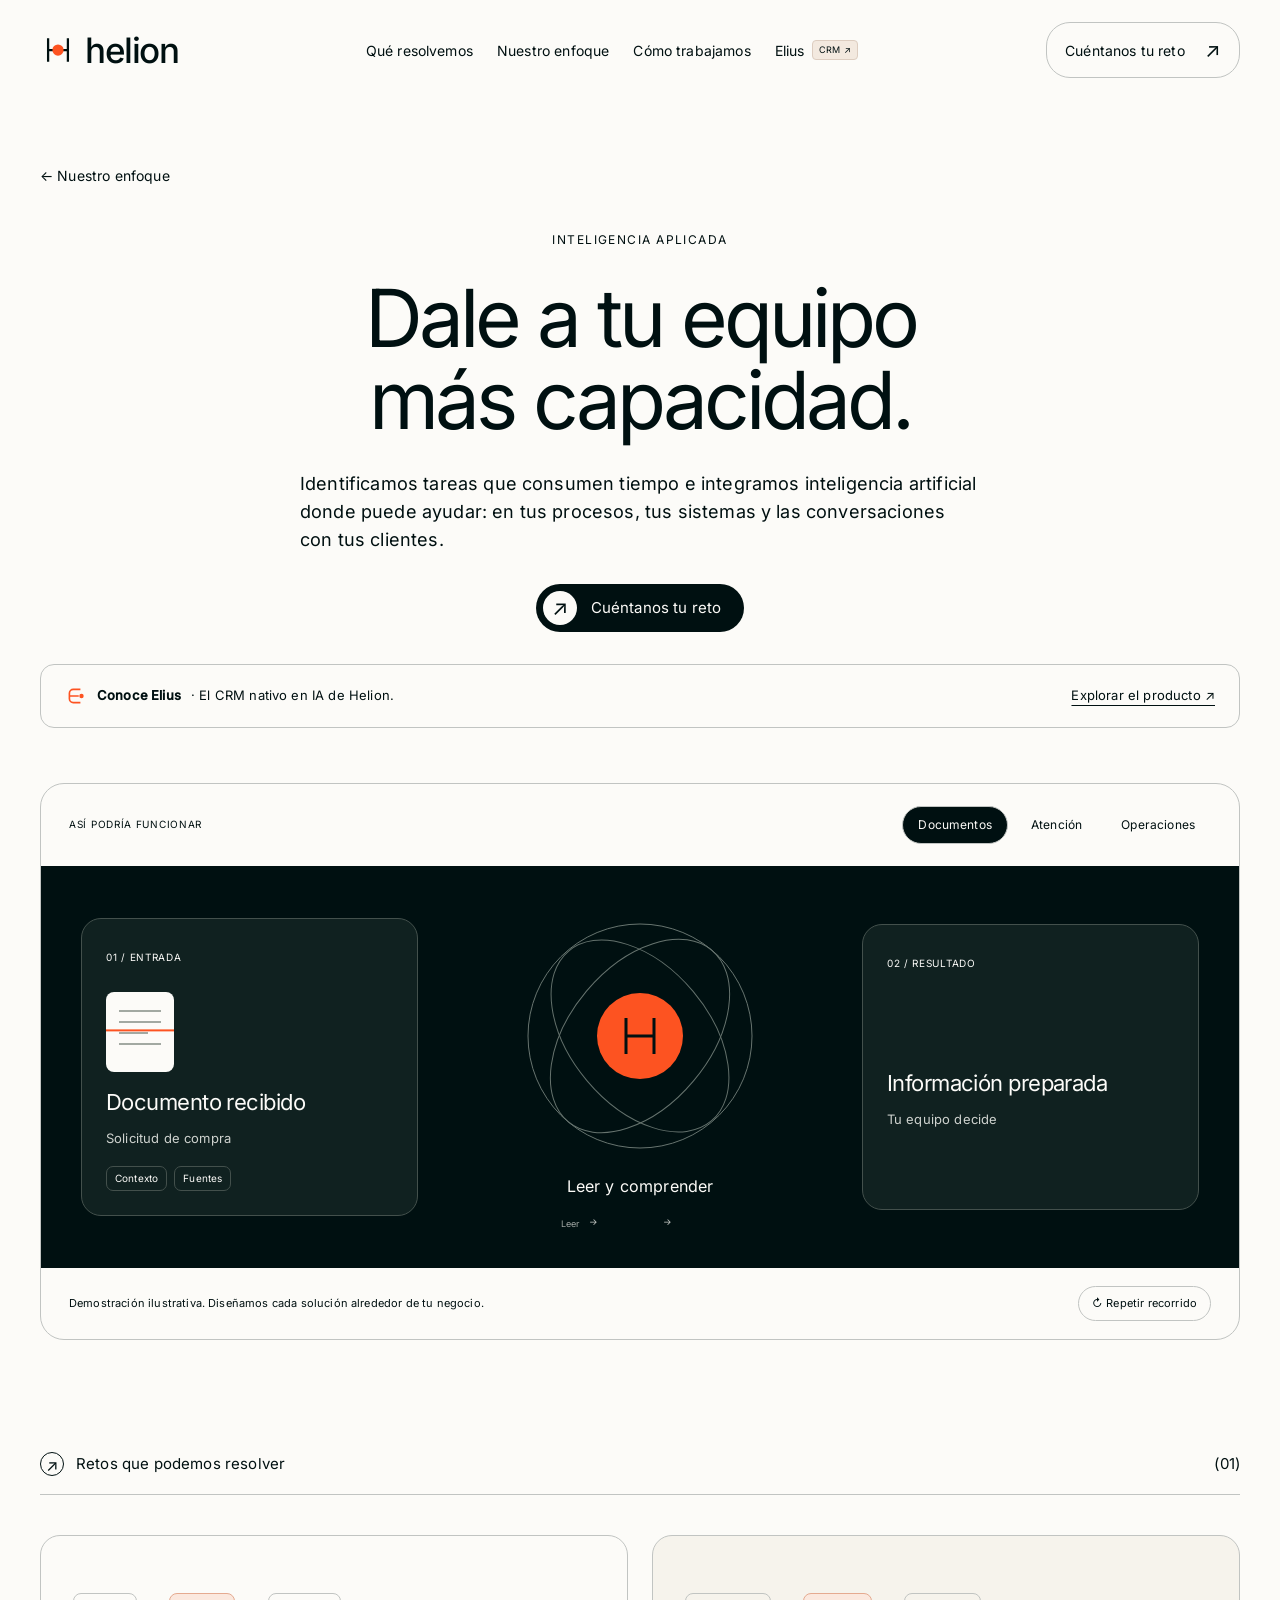
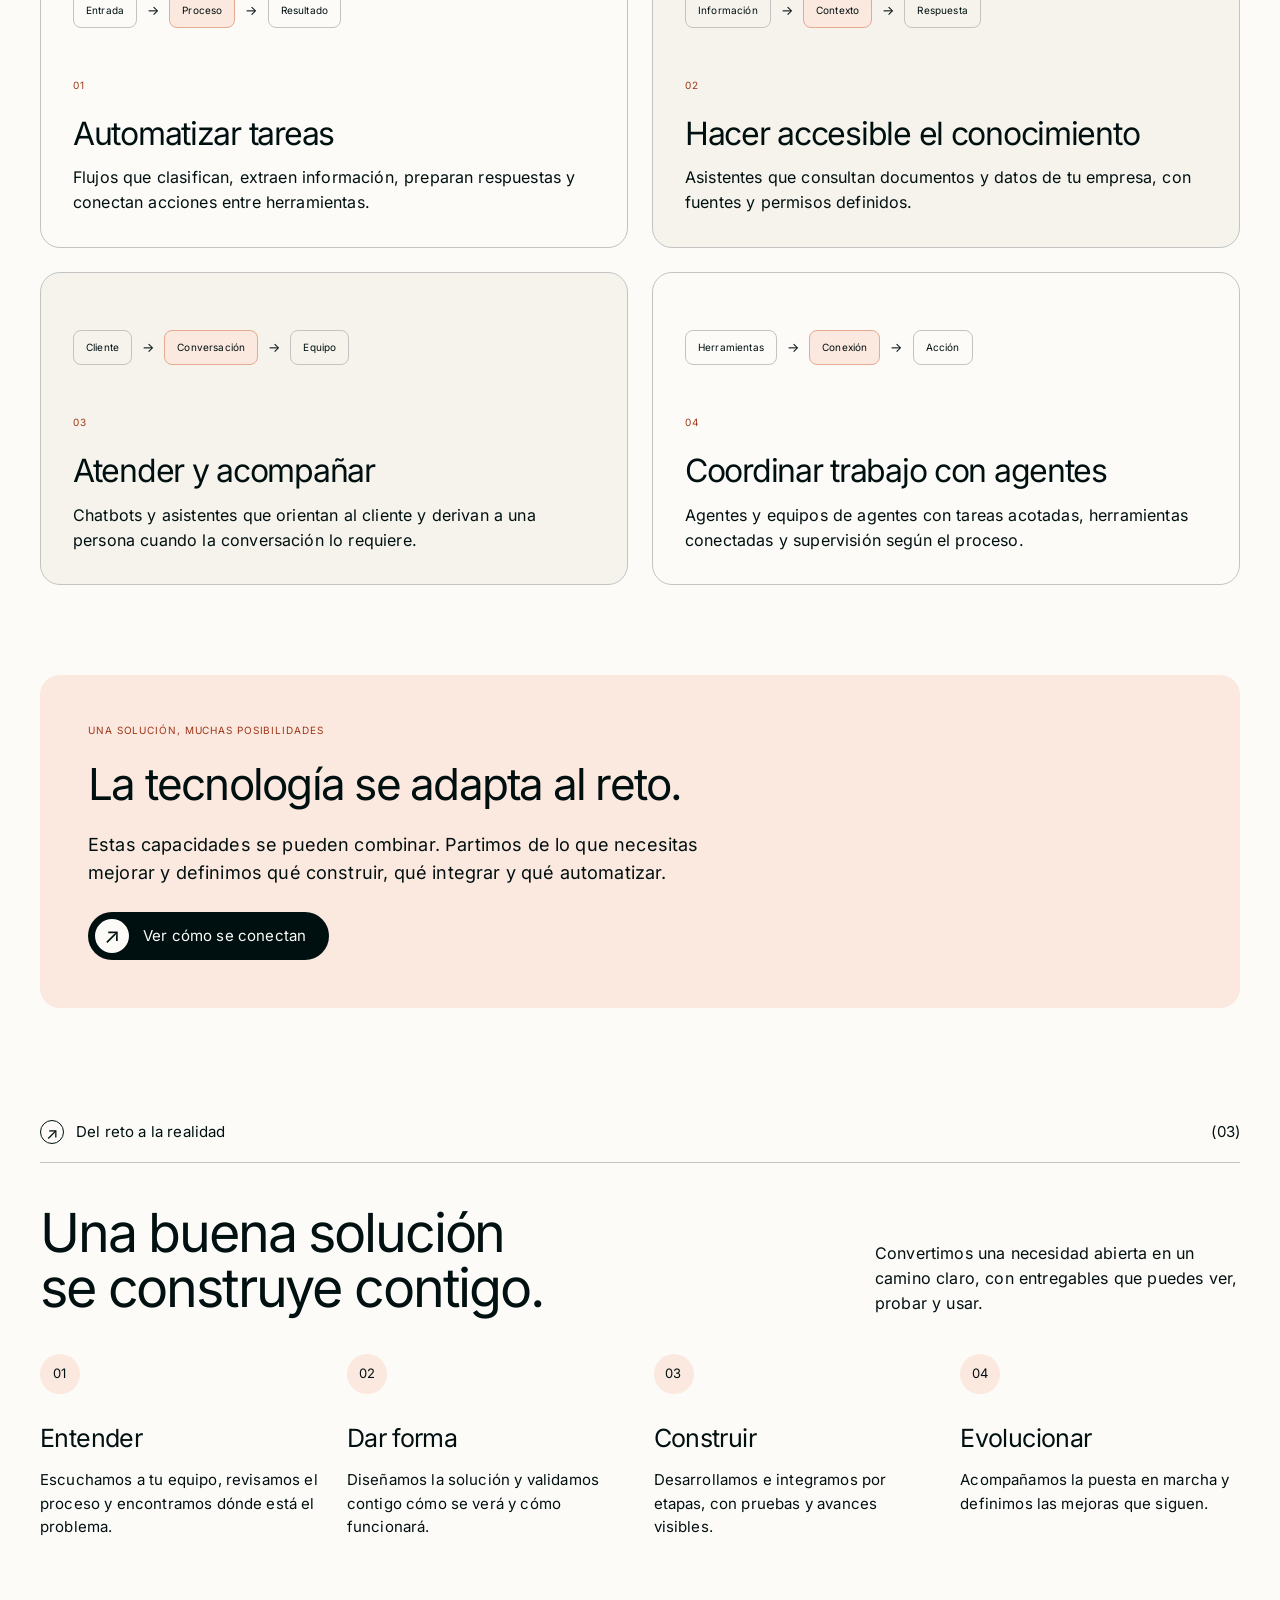
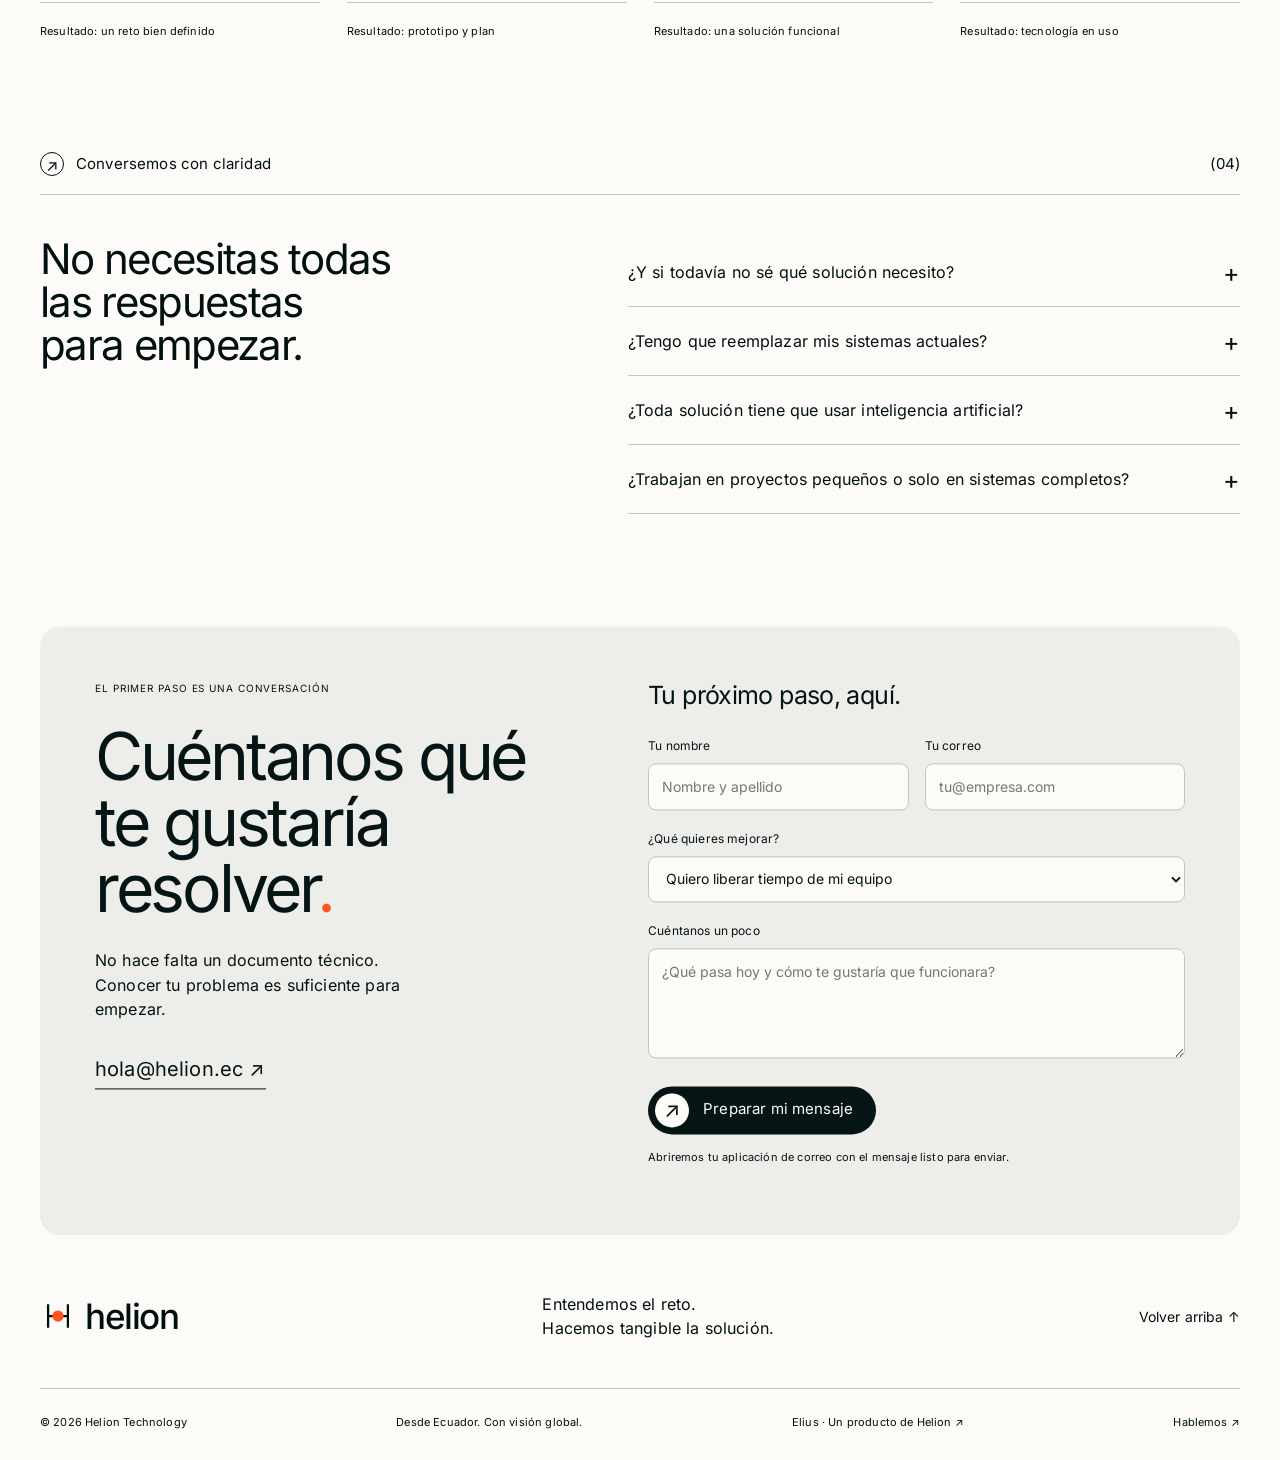
<file: inteligencia-artificial.html>
<!doctype html>
<html lang="es">
<head>
<meta charset="utf-8">
<meta name="viewport" content="width=device-width, initial-scale=1"><title>Inteligencia aplicada — Helion</title>
<meta name="description" content="Identificamos tareas que consumen tiempo e integramos inteligencia artificial donde puede ayudar: en tus procesos, tus sistemas y las conversaciones con tus clientes.">
<meta name="theme-color" content="#fcfbf8">
<link rel="canonical" href="https://helion.ec/inteligencia">
<meta property="og:title" content="Inteligencia aplicada — Helion">
<meta property="og:description" content="Identificamos tareas que consumen tiempo e integramos inteligencia artificial donde puede ayudar: en tus procesos, tus sistemas y las conversaciones con tus clientes.">
<meta property="og:type" content="website">
<meta property="og:locale" content="es_EC">
<link rel="icon" href="assets/helion-connect.svg" type="image/svg+xml">
<link rel="preload" href="assets/fonts/inter-regular.ttf" as="font" type="font/ttf" crossorigin>
<link rel="stylesheet" href="assets/design-system-connect/variables.css">
<link rel="stylesheet" href="assets/css/connect.css"><link rel="stylesheet" href="assets/css/icons.css">
<link rel="stylesheet" href="assets/css/elius.css">
<script src="assets/vendor/gsap.min.js" defer></script>
<script src="assets/js/connect.js" defer></script>
<script src="assets/js/connect-motion.js" defer></script>
<script src="assets/js/detail-experience.js" defer></script>
</head>
<body><a class="skip" href="#main">Saltar al contenido</a>
<header class="site-header"><a class="logo" href="index.html" aria-label="Helion, inicio"><svg class="logo-symbol" viewBox="0 0 40 40" aria-hidden="true"><path d="M9 7v26M31 7v26M9 20h22"/><circle cx="20" cy="20" r="5"/></svg><span>helion</span></a>
<nav id="navigation" aria-label="Principal"><a href="index.html#soluciones">Qué resolvemos</a><a href="index.html#enfoque">Nuestro enfoque</a><a href="index.html#proceso">Cómo trabajamos</a><a class="elius-nav" href="elius.html">Elius <span>CRM ↗</span></a>
</nav><a class="header-contact" href="#contacto">Cuéntanos tu reto <span aria-hidden="true">↗</span></a><button class="menu-toggle" aria-label="Abrir menú" aria-expanded="false" aria-controls="navigation"><span></span><span></span></button>
</header>
<main id="main">
<section class="detail-hero"><a class="back-link" href="index.html#enfoque">← Nuestro enfoque</a><span class="hero-eyebrow">INTELIGENCIA APLICADA</span>
<h1>Dale a tu equipo<br>más capacidad.
</h1>
<p>Identificamos tareas que consumen tiempo e integramos inteligencia artificial donde puede ayudar: en tus procesos, tus sistemas y las conversaciones con tus clientes.
</p><a class="arrow-button " href="#contacto"><span aria-hidden="true">↗</span>Cuéntanos tu reto</a>
</section>
<aside class="elius-crosslink"><span><svg class="elius-mark" viewBox="0 0 40 40" fill="none" aria-hidden="true"><path d="M28 8H15a7 7 0 0 0-7 7v10a7 7 0 0 0 7 7h13M8 20h17" stroke="currentColor" stroke-width="3"/><circle cx="30" cy="20" r="4" fill="currentColor"/></svg><b>Conoce Elius</b> · El CRM nativo en IA de Helion.</span><a href="elius.html">Explorar el producto ↗</a></aside>


<section class="detail-lab" data-lab="ai" aria-label="Ejemplo interactivo de solución">
<div class="lab-top"><span class="lab-micro">ASÍ PODRÍA FUNCIONAR</span>

<div role="tablist" aria-label="Escenarios de aplicación" class="lab-tabs"><button type="button" role="tab" id="lab-tab-0" aria-selected="true" tabindex="0" aria-controls="lab-panel" data-lab-tab="0">Documentos</button><button type="button" role="tab" id="lab-tab-1" aria-selected="false" tabindex="-1" aria-controls="lab-panel" data-lab-tab="1">Atención</button><button type="button" role="tab" id="lab-tab-2" aria-selected="false" tabindex="-1" aria-controls="lab-panel" data-lab-tab="2">Operaciones</button>
</div>
</div>
<div id="lab-panel" role="tabpanel" aria-labelledby="lab-tab-0" tabindex="0"><div data-detail-scene="0">
<div class="lab-canvas ai-canvas">
<div class="lab-input lab-step"><span class="lab-micro">01 / ENTRADA</span>
<div class="paper-icon" aria-hidden="true"><i></i><i></i><i></i><i></i><b class="lab-scan"></b>
</div>
<h3 data-lab-input-title>Documento recibido
</h3>
<p data-lab-input>Solicitud de compra
</p>
<div class="lab-chips"><span>Contexto</span><span>Fuentes</span>
</div>
</div>
<div class="lab-engine"><svg viewBox="0 0 260 260" aria-hidden="true"><circle class="lab-orbit" cx="130" cy="130" r="112"/><ellipse class="lab-orbit" cx="130" cy="130" rx="70" ry="112" transform="rotate(40 130 130)"/><ellipse class="lab-orbit" cx="130" cy="130" rx="70" ry="112" transform="rotate(-40 130 130)"/><circle class="lab-core" cx="130" cy="130" r="43"/><path class="lab-mark" d="M116 112v36M144 112v36M116 130h28"/></svg><span data-lab-engine>Leer y comprender</span>
<div class="engine-steps"><span>Leer</span><i>→</i><span>Relacionar</span><i>→</i><span>Preparar</span>
</div>
</div>
<div class="lab-output lab-step"><span class="lab-micro">02 / RESULTADO</span>
<div class="output-check" aria-hidden="true">↗
</div>
<h3 data-lab-output-title>Información preparada
</h3>
<p data-lab-output>Tu equipo decide
</p>
<div class="review-line"><i></i> Revisión humana
</div>
</div>
</div>

</div>
<div data-detail-scene="1" hidden>
<div class="unique-canvas conversation-canvas">
<div class="conversation-window">
<div class="conversation-top"><span class="conversation-avatar">h</span>
<div><b>Asistente de atención</b><small>Conectado al contexto de tu negocio</small>
</div>
</div>
<div class="chat-message customer-message"><small>CLIENTE</small>
<p>Hola, ¿en qué estado está mi pedido?
</p>
</div>
<div class="context-lookup"><span>⌕</span> Consultar pedido y políticas de entrega
</div>
<div class="chat-message assistant-message"><small>ASISTENTE</small>
<p>Tu pedido está preparado. Puedo ayudarte a coordinar la entrega.
</p>
</div>
<div class="chat-message customer-message">
<p>Necesito cambiar la dirección.
</p>
</div>
</div>
<aside class="handoff-panel"><span class="lab-micro">CONTINUIDAD, NO CONVERSACIONES AISLADAS</span>
<h3>Una respuesta útil.<br>Un equipo al tanto.
</h3>
<div class="context-tile"><span>01</span>
<div><b>Contexto disponible</b>
<p>Pedido, historial y preferencias.
</p>
</div>
</div>
<div class="context-tile"><span>02</span>
<div><b>Derivación con contexto</b>
<p>El equipo recibe la conversación.
</p>
</div>
</div>
<div class="handoff-result">↗ <span>Una persona continúa cuando hace falta.</span>
</div>
</aside>
</div>
</div>
<div data-detail-scene="2" hidden>
<div class="unique-canvas automation-canvas">
<div class="automation-heading"><span class="lab-micro">UN PROCESO QUE AVANZA CONTIGO</span>
<h3>De tarea pendiente a acción preparada.
</h3>
</div>
<div class="automation-flow">
<div class="automation-stage"><span class="stage-icon">☷</span><small>01 / RECIBIR</small>
<h4>Solicitudes entrantes
</h4>
<div class="inbox-item">Correo del cliente <span>↗</span>
</div>
<div class="inbox-item">Formulario web <span>↗</span>
</div>
<div class="inbox-item">Documento adjunto <span>↗</span>
</div>
</div>
<div class="automation-stage agent-stage"><span class="stage-icon" aria-hidden="true"><svg class="context-icon icon-workflow" viewBox="0 0 24 24" fill="none" stroke="currentColor" stroke-width="1.7" stroke-linecap="round" stroke-linejoin="round" aria-hidden="true"><rect x="3" y="3" width="6" height="6" rx="1.5"/><rect x="15" y="15" width="6" height="6" rx="1.5"/><rect x="15" y="3" width="6" height="6" rx="1.5"/><path d="M9 6h6M6 9v7a2 2 0 0 0 2 2h7"/></svg></span><small>02 / COORDINAR</small>
<h4>Agentes con una tarea clara.
</h4>
<div class="agent-task">Clasificar <i>✓</i>
</div>
<div class="agent-task">Relacionar información <i>✓</i>
</div>
<div class="agent-task">Preparar siguiente paso <i>✓</i>
</div>
</div>
<div class="automation-stage approval-stage"><span class="stage-icon">◎</span><small>03 / VALIDAR</small>
<h4>El criterio es de tu equipo.
</h4>
<p>Revisa la propuesta antes de ejecutar una acción importante.
</p>
<div class="approval-ticket">Propuesta preparada<span>Por revisar</span>
</div>
</div>
</div>
<div class="automation-footer"><span>Entrada</span><i></i><span>IA + herramientas</span><i></i><span>Supervisión humana</span>
</div>
</div>
</div>
</div>
<div class="lab-bottom">
<p>Demostración ilustrativa. Diseñamos cada solución alrededor de tu negocio.
</p><button type="button" class="lab-replay" hidden>↻ Repetir recorrido</button>
</div>
</section>
<section class="section detail-solutions">
<div class="section-label"><span><i aria-hidden="true">↗</i>Retos que podemos resolver</span><span>(01)</span>
</div>
<div class="detail-grid">
<article><div class="capability-mini" aria-hidden="true"><span>Entrada</span><i>→</i><b>Proceso</b><i>→</i><span>Resultado</span></div><span class="overline">01</span>
<h2>Automatizar tareas
</h2>
<p>Flujos que clasifican, extraen información, preparan respuestas y conectan acciones entre herramientas.
</p>
</article>
<article><div class="capability-mini" aria-hidden="true"><span>Información</span><i>→</i><b>Contexto</b><i>→</i><span>Respuesta</span></div><span class="overline">02</span>
<h2>Hacer accesible el conocimiento
</h2>
<p>Asistentes que consultan documentos y datos de tu empresa, con fuentes y permisos definidos.
</p>
</article>
<article><div class="capability-mini" aria-hidden="true"><span>Cliente</span><i>→</i><b>Conversación</b><i>→</i><span>Equipo</span></div><span class="overline">03</span>
<h2>Atender y acompañar
</h2>
<p>Chatbots y asistentes que orientan al cliente y derivan a una persona cuando la conversación lo requiere.
</p>
</article>
<article><div class="capability-mini" aria-hidden="true"><span>Herramientas</span><i>→</i><b>Conexión</b><i>→</i><span>Acción</span></div><span class="overline">04</span>
<h2>Coordinar trabajo con agentes
</h2>
<p>Agentes y equipos de agentes con tareas acotadas, herramientas conectadas y supervisión según el proceso.
</p>
</article>
</div>
</section>
<section class="detail-principle"><span class="overline">UNA SOLUCIÓN, MUCHAS POSIBILIDADES</span>
<h2>La tecnología se adapta al reto.
</h2>
<p>Estas capacidades se pueden combinar. Partimos de lo que necesitas mejorar y definimos qué construir, qué integrar y qué automatizar.
</p><a class="arrow-button " href="index.html#soluciones"><span aria-hidden="true">↗</span>Ver cómo se conectan</a>
</section>
<section class="section" id="proceso">
<div class="section-label"><span><i aria-hidden="true">↗</i>Del reto a la realidad</span><span>(03)</span>
</div>
<div class="section-intro">
<h2>Una buena solución<br>se construye contigo.
</h2>
<p>Convertimos una necesidad abierta en un camino claro, con entregables que puedes ver, probar y usar.
</p>
</div>
<div class="process-grid">
<article><span class="process-number">01</span>
<h3>Entender
</h3>
<p>Escuchamos a tu equipo, revisamos el proceso y encontramos dónde está el problema.
</p><span class="deliverable">Resultado: un reto bien definido</span>
</article>
<article><span class="process-number">02</span>
<h3>Dar forma
</h3>
<p>Diseñamos la solución y validamos contigo cómo se verá y cómo funcionará.
</p><span class="deliverable">Resultado: prototipo y plan</span>
</article>
<article><span class="process-number">03</span>
<h3>Construir
</h3>
<p>Desarrollamos e integramos por etapas, con pruebas y avances visibles.
</p><span class="deliverable">Resultado: una solución funcional</span>
</article>
<article><span class="process-number">04</span>
<h3>Evolucionar
</h3>
<p>Acompañamos la puesta en marcha y definimos las mejoras que siguen.
</p><span class="deliverable">Resultado: tecnología en uso</span>
</article>
</div>
</section>
<section class="section faq">
<div class="section-label"><span><i aria-hidden="true">↗</i>Conversemos con claridad</span><span>(04)</span>
</div>
<div class="faq-grid">
<h2>No necesitas todas<br>las respuestas<br>para empezar.
</h2>
<div>
<details><summary>¿Y si todavía no sé qué solución necesito?</summary>
<p>Ese es un buen punto de partida. Cuéntanos qué no está funcionando y cómo lo resuelves hoy. A partir de ahí, definimos juntos el problema, las prioridades y una posible solución.
</p>
</details>
<details><summary>¿Tengo que reemplazar mis sistemas actuales?</summary>
<p>No necesariamente. Revisamos qué funciona, qué se puede conectar y qué necesita cambiar. Una integración puntual puede ser suficiente; otras veces conviene construir un sistema nuevo.
</p>
</details>
<details><summary>¿Toda solución tiene que usar inteligencia artificial?</summary>
<p>No. Usamos IA cuando aporta una mejora concreta. Algunos problemas se resuelven mejor ordenando un proceso, conectando herramientas o automatizando reglas. Cuando usamos IA, definimos cómo validar sus resultados y cuándo debe intervenir una persona.
</p>
</details>
<details><summary>¿Trabajan en proyectos pequeños o solo en sistemas completos?</summary>
<p>Ambos. Podemos empezar por un proceso, una integración o un prototipo y ampliar el alcance cuando tenga sentido. El presupuesto y los tiempos se definen a partir del reto y los entregables acordados.
</p>
</details>
</div>
</div>
</section>
<section class="contact section" id="contacto">
<div class="contact-copy"><span class="overline">EL PRIMER PASO ES UNA CONVERSACIÓN</span>
<h2>Cuéntanos qué<br>te gustaría<br>resolver<span>.</span>
</h2>
<p>No hace falta un documento técnico.<br>Conocer tu problema es suficiente para empezar.
</p><a class="contact-email" href="mailto:hola@helion.ec">hola@helion.ec ↗</a>
</div>
<form id="contact-form">
<h3>Tu próximo paso, aquí.
</h3>
<div class="form-row">
<div><label for="name">Tu nombre</label><input id="name" name="name" autocomplete="name" required maxlength="100" placeholder="Nombre y apellido">
</div>
<div><label for="email">Tu correo</label><input id="email" name="email" type="email" autocomplete="email" required maxlength="200" placeholder="tu@empresa.com">
</div>


</div><label for="challenge">¿Qué quieres mejorar?</label><select id="challenge" name="challenge"><option>Quiero ordenar mi operación</option><option>Quiero conectar con mis clientes</option><option selected>Quiero liberar tiempo de mi equipo</option><option>Quiero conectar dispositivos y datos</option><option>Tengo otro reto / necesito orientación</option></select><label for="message">Cuéntanos un poco</label><textarea id="message" name="message" required maxlength="2500" rows="4" placeholder="¿Qué pasa hoy y cómo te gustaría que funcionara?"></textarea><button class="arrow-button" type="submit"><span aria-hidden="true">↗</span>Preparar mi mensaje</button>
<p class="form-note">Abriremos tu aplicación de correo con el mensaje listo para enviar.
</p>
<p id="form-status" role="status">
</p>
</form>
</section>
</main>
<footer class="footer">
<div class="footer-main"><a class="logo" href="index.html"><svg class="logo-symbol" viewBox="0 0 40 40" aria-hidden="true"><path d="M9 7v26M31 7v26M9 20h22"/><circle cx="20" cy="20" r="5"/></svg><span>helion</span></a>
<p>Entendemos el reto.<br>Hacemos tangible la solución.
</p><a href="#main">Volver arriba ↑</a>
</div>
<div class="footer-bottom"><span>© 2026 Helion Technology</span><span>Desde Ecuador. Con visión global.</span><a href="elius.html">Elius · Un producto de Helion ↗</a><a href="mailto:hola@helion.ec">Hablemos ↗</a>
</div>
</footer>
</body>
</html>
</file>
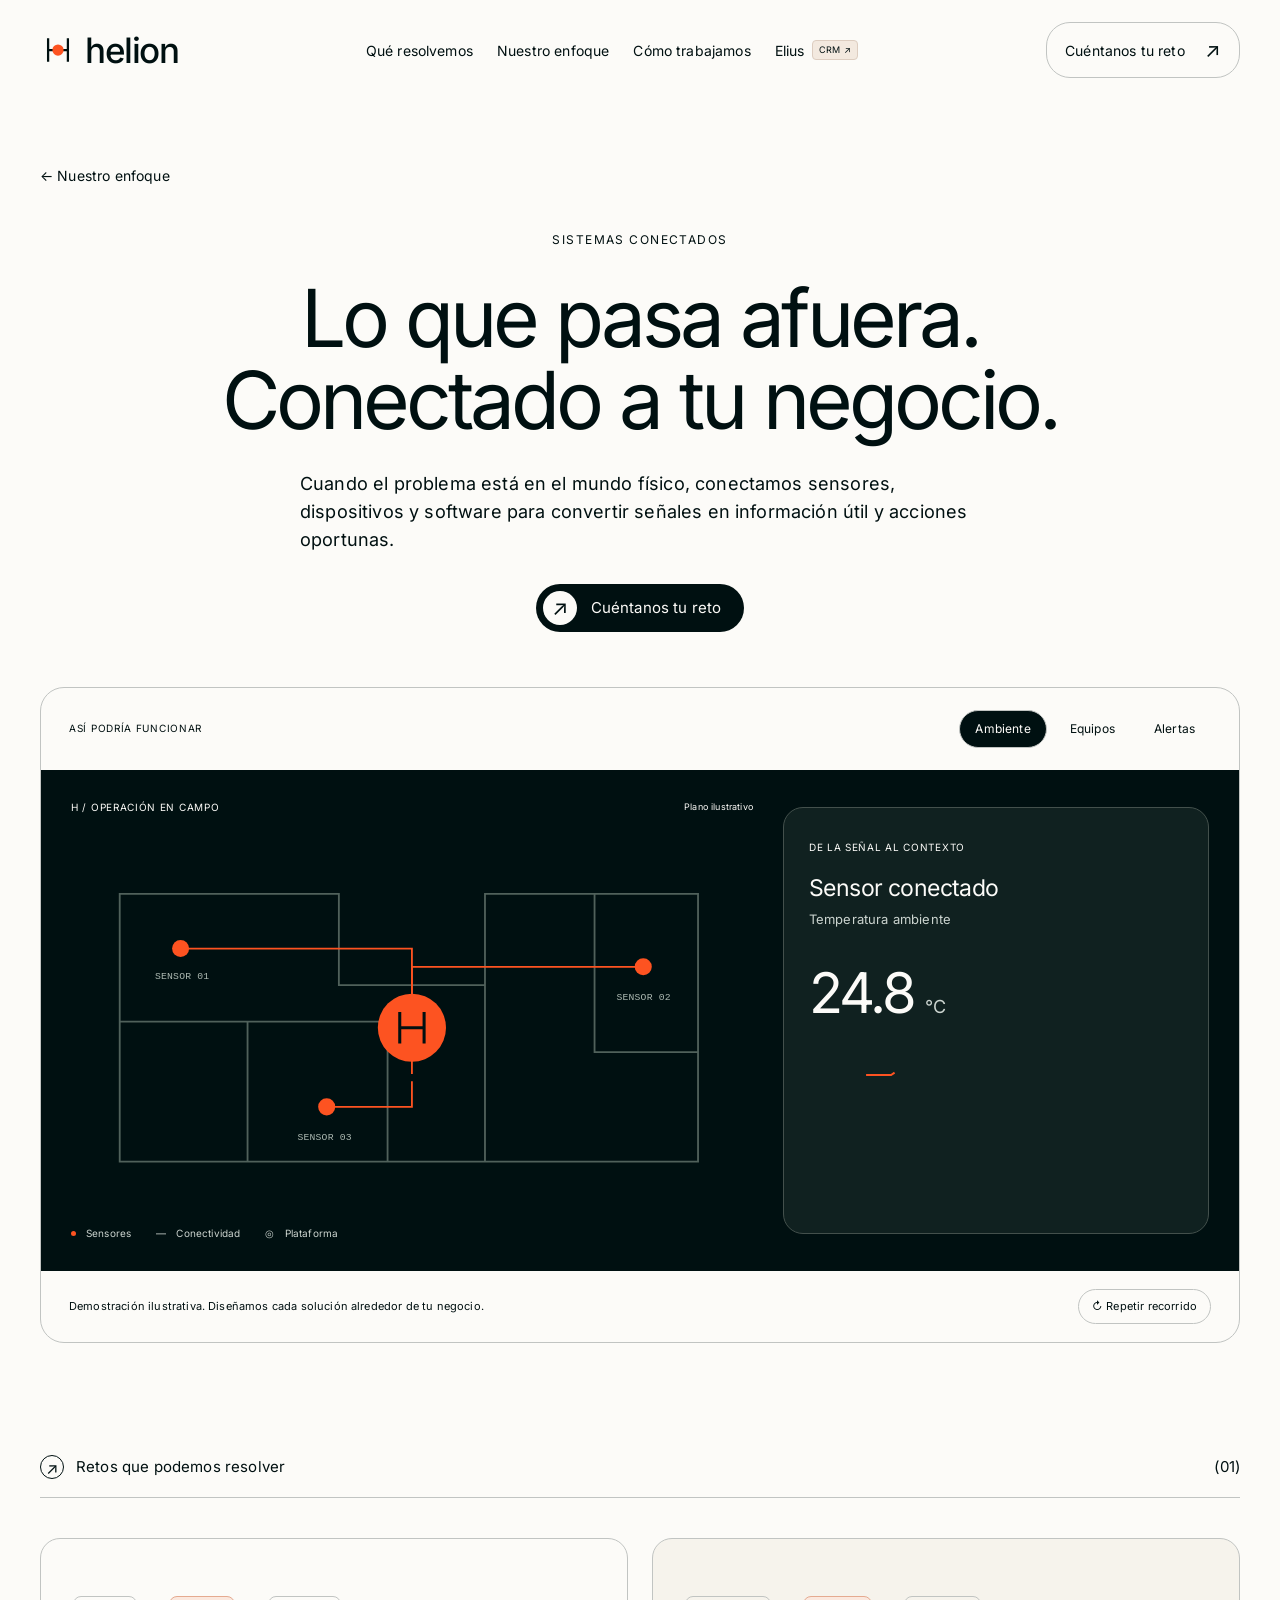
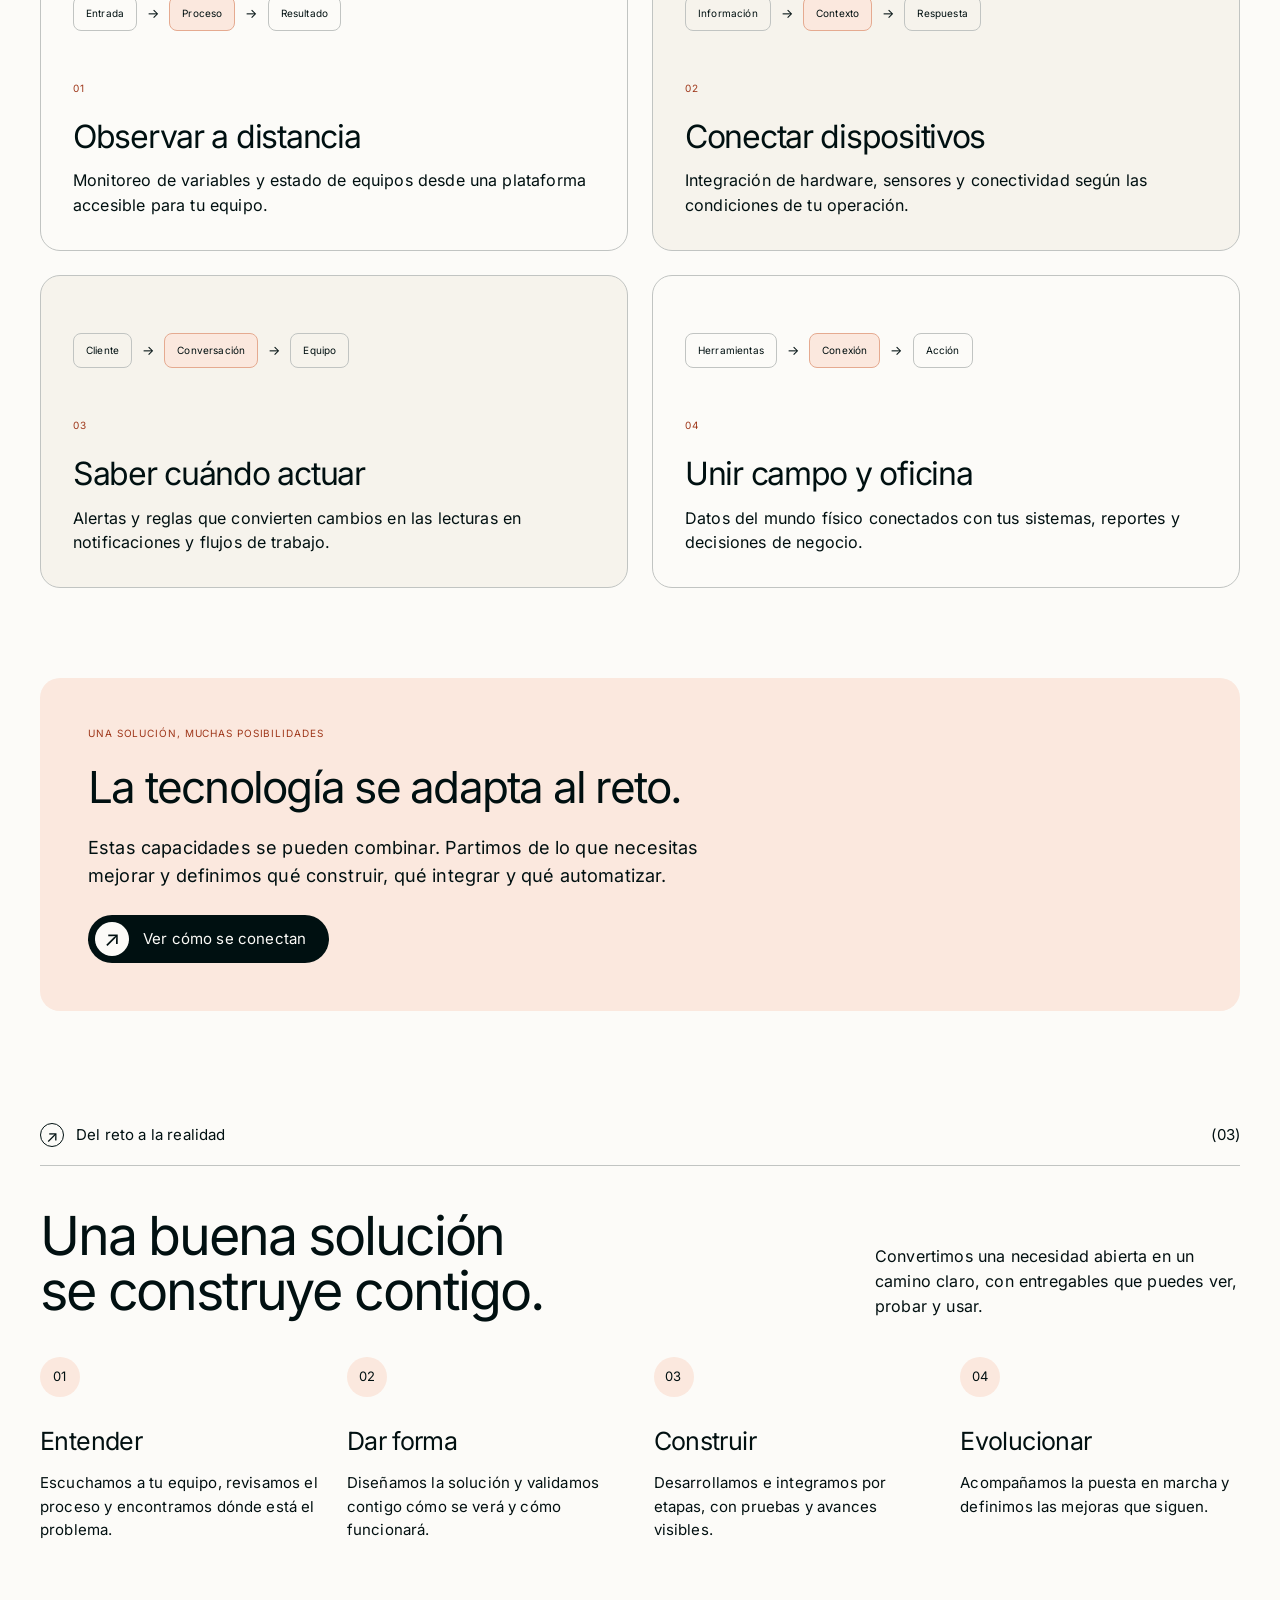
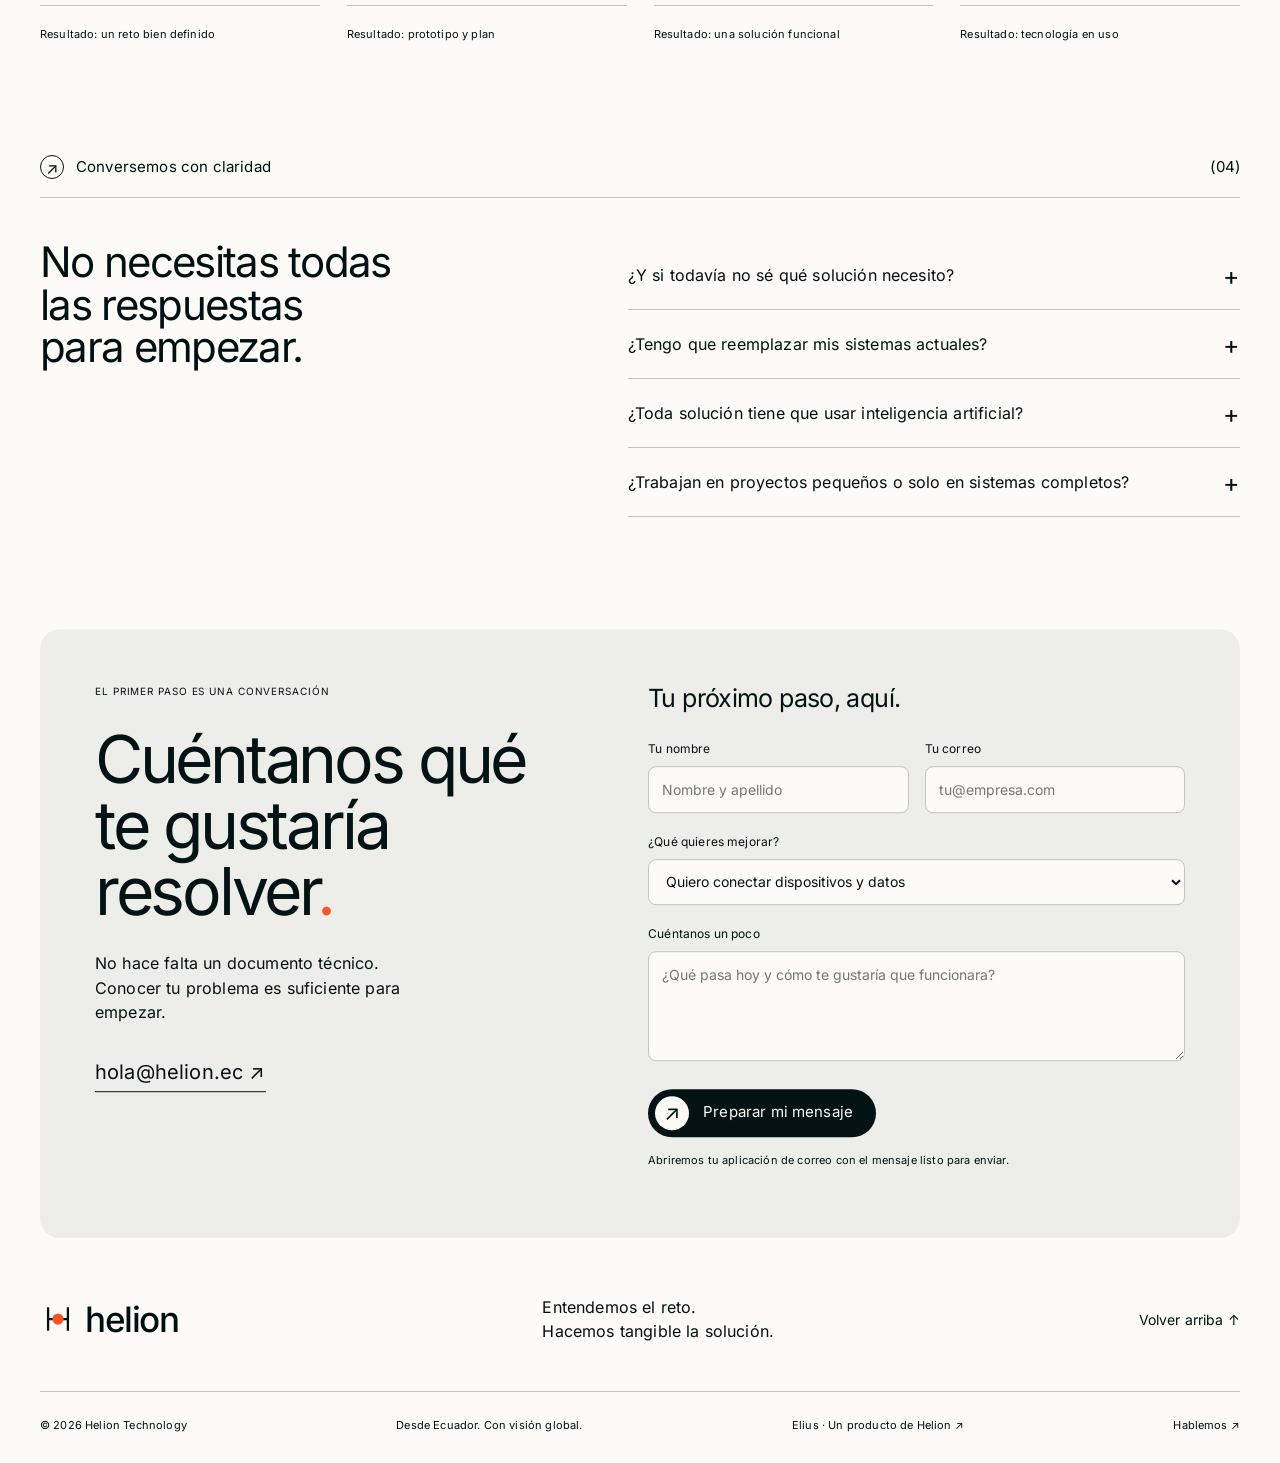
<file: sensorica-iot.html>
<!doctype html>
<html lang="es">
<head>
<meta charset="utf-8">
<meta name="viewport" content="width=device-width, initial-scale=1"><title>Sistemas conectados — Helion</title>
<meta name="description" content="Cuando el problema está en el mundo físico, conectamos sensores, dispositivos y software para convertir señales en información útil y acciones oportunas.">
<meta name="theme-color" content="#fcfbf8">
<link rel="canonical" href="https://helion.ec/conectados">
<meta property="og:title" content="Sistemas conectados — Helion">
<meta property="og:description" content="Cuando el problema está en el mundo físico, conectamos sensores, dispositivos y software para convertir señales en información útil y acciones oportunas.">
<meta property="og:type" content="website">
<meta property="og:locale" content="es_EC">
<link rel="icon" href="assets/helion-connect.svg" type="image/svg+xml">
<link rel="preload" href="assets/fonts/inter-regular.ttf" as="font" type="font/ttf" crossorigin>
<link rel="stylesheet" href="assets/design-system-connect/variables.css">
<link rel="stylesheet" href="assets/css/connect.css"><link rel="stylesheet" href="assets/css/icons.css">
<link rel="stylesheet" href="assets/css/elius.css">
<script src="assets/vendor/gsap.min.js" defer></script>
<script src="assets/js/connect.js" defer></script>
<script src="assets/js/connect-motion.js" defer></script>
<script src="assets/js/detail-experience.js" defer></script>
</head>
<body><a class="skip" href="#main">Saltar al contenido</a>
<header class="site-header"><a class="logo" href="index.html" aria-label="Helion, inicio"><svg class="logo-symbol" viewBox="0 0 40 40" aria-hidden="true"><path d="M9 7v26M31 7v26M9 20h22"/><circle cx="20" cy="20" r="5"/></svg><span>helion</span></a>
<nav id="navigation" aria-label="Principal"><a href="index.html#soluciones">Qué resolvemos</a><a href="index.html#enfoque">Nuestro enfoque</a><a href="index.html#proceso">Cómo trabajamos</a><a class="elius-nav" href="elius.html">Elius <span>CRM ↗</span></a>
</nav><a class="header-contact" href="#contacto">Cuéntanos tu reto <span aria-hidden="true">↗</span></a><button class="menu-toggle" aria-label="Abrir menú" aria-expanded="false" aria-controls="navigation"><span></span><span></span></button>
</header>
<main id="main">
<section class="detail-hero"><a class="back-link" href="index.html#enfoque">← Nuestro enfoque</a><span class="hero-eyebrow">SISTEMAS CONECTADOS</span>
<h1>Lo que pasa afuera.<br>Conectado a tu negocio.
</h1>
<p>Cuando el problema está en el mundo físico, conectamos sensores, dispositivos y software para convertir señales en información útil y acciones oportunas.
</p><a class="arrow-button " href="#contacto"><span aria-hidden="true">↗</span>Cuéntanos tu reto</a>
</section>

<section class="detail-lab" data-lab="iot" aria-label="Ejemplo interactivo de solución">
<div class="lab-top"><span class="lab-micro">ASÍ PODRÍA FUNCIONAR</span>

<div role="tablist" aria-label="Escenarios de aplicación" class="lab-tabs"><button type="button" role="tab" id="lab-tab-0" aria-selected="true" tabindex="0" aria-controls="lab-panel" data-lab-tab="0">Ambiente</button><button type="button" role="tab" id="lab-tab-1" aria-selected="false" tabindex="-1" aria-controls="lab-panel" data-lab-tab="1">Equipos</button><button type="button" role="tab" id="lab-tab-2" aria-selected="false" tabindex="-1" aria-controls="lab-panel" data-lab-tab="2">Alertas</button>
</div>
</div>
<div id="lab-panel" role="tabpanel" aria-labelledby="lab-tab-0" tabindex="0"><div data-detail-scene="0">
<div class="lab-canvas iot-canvas">
<div class="sensor-map">
<div class="map-caption"><span class="lab-micro">H / OPERACIÓN EN CAMPO</span><span>Plano ilustrativo</span>

</div><svg viewBox="0 0 560 310" role="img" aria-label="Plano ilustrativo con sensores conectados a un punto central"><g class="floor-lines"><path d="M40 45H220V120H340V45H515V265H40ZM40 150H145V265M220 45V95M340 120V265M430 45V175H515M145 150H260V265"/></g><g class="sensor-wires"><path d="M90 90H280V155"/><path d="M470 105H280V155"/><path d="M210 220H280V155"/></g><g class="sensor-points"><circle cx="90" cy="90" r="7"/><circle cx="470" cy="105" r="7"/><circle cx="210" cy="220" r="7"/></g><circle class="map-center" cx="280" cy="155" r="28"/><path class="map-mark" d="M270 142v26M290 142v26M270 155h20"/><g class="map-text"><text x="69" y="115">SENSOR 01</text><text x="448" y="132">SENSOR 02</text><text x="186" y="247">SENSOR 03</text></g></svg>
<div class="map-key"><i></i> Sensores <span>—</span> Conectividad <span>◎</span> Plataforma
</div>
</div>
<div class="telemetry-card lab-step"><span class="lab-micro">DE LA SEÑAL AL CONTEXTO</span>
<h3 data-lab-input-title>Sensor conectado
</h3>
<p data-lab-input>Temperatura ambiente
</p>
<div class="telemetry-value"><span data-lab-reading>24.8</span><small data-lab-unit>°C</small>
</div><svg class="signal-chart" viewBox="0 0 260 55" aria-hidden="true"><path d="M0 40L25 40 40 30 55 36 72 19 92 29 109 13 130 21 150 10 175 25 192 17 212 22 235 7 260 14"/></svg>
<div class="telemetry-result"><span data-lab-engine>Interpretar señales</span>
<h4 data-lab-output-title>Lectura disponible
</h4>
<p data-lab-output>Tu operación, visible
</p>
</div>
</div>
</div>

</div>
<div data-detail-scene="1" hidden>
<div class="unique-canvas equipment-canvas">
<div class="machine-view"><span class="lab-micro">H / ESTADO DE TUS ACTIVOS</span>
<h3>Escucha lo que dice<br>tu equipo.
</h3><svg viewBox="0 0 480 260" role="img" aria-label="Motor ilustrativo con un sensor de vibración"><g class="machine-outline"><rect x="115" y="65" width="200" height="140" rx="15"/><path d="M150 65v140M180 65v140M210 65v140M240 65v140M270 65v140M115 105H75V170H115M315 105H380V170H315M135 205v20h170v-20"/></g><g class="machine-rotor"><circle cx="348" cy="138" r="22"/><path d="M330 138h36M348 120v36"/></g><rect class="machine-sensor" x="210" y="38" width="33" height="32" rx="7"/><path class="machine-link" d="M227 38V15H380"/><text x="282" y="34">SENSOR DE VIBRACIÓN</text></svg><span class="machine-caption">MEDIR → OBSERVAR → PLANIFICAR</span>
</div>
<div class="equipment-insights"><span class="lab-micro">EQUIPO 01 / EJEMPLO ILUSTRATIVO</span>
<h3>El estado, a la vista.
</h3>
<div class="equipment-reading"><span>Vibración</span><b>2.4 <small>mm/s</small></b>
</div><svg class="vibration-wave" viewBox="0 0 320 65" aria-hidden="true"><path d="M0 33H20L28 18 38 49 48 9 58 55 68 25 78 36H100L110 14 120 50 130 5 140 59 150 22 160 33H185L195 16 205 46 215 10 225 52 235 26 245 33H275L285 20 295 43 305 29 320 33"/></svg>
<div class="equipment-fact"><span>Señal recibida</span><b>Lectura registrada</b>
</div>
<div class="equipment-fact"><span>Historial disponible</span><b>Tendencia observable</b>
</div>
<div class="maintenance-note"><b>Mantenimiento con contexto.</b>
<p>Tu equipo interpreta la evolución y planifica la revisión del activo.
</p>
</div>
</div>
</div>
</div>
<div data-detail-scene="2" hidden>
<div class="unique-canvas alerts-canvas">
<div class="alert-trigger"><span class="lab-micro">01 / DETECTAR</span>
<h3>Algo cambió.<br>El equipo se entera.
</h3>
<div class="threshold-chart"><span>Umbral de ejemplo</span><svg viewBox="0 0 350 150" role="img" aria-label="Una lectura cruza un umbral ilustrativo"><path class="threshold-line" d="M0 55H350"/><path class="threshold-signal" d="M0 120L40 110 80 115 120 95 160 100 200 80 235 55 270 38 310 25 350 20"/><circle class="threshold-point" cx="235" cy="55" r="6"/></svg>
<div><span>Lectura anterior</span><span>Cambio detectado</span>
</div>
</div>
<p>Una regla transforma la señal en un aviso. Los umbrales se definen para tu contexto.
</p>
</div>
<div class="alert-actions">
<div class="notification-card"><span class="lab-micro">02 / NOTIFICAR</span>
<div><i>!</i>
<h4>Revisar temperatura
</h4>
</div>
<p>Sensor 01 · lectura fuera del rango configurado.
</p><span class="notification-label">Aviso enviado al responsable · ejemplo</span>
</div>
<div class="response-card"><span class="lab-micro">03 / DAR SEGUIMIENTO</span>
<h4>De la alerta a la acción.
</h4>
<div class="response-step"><i>✓</i><span>Responsable identificado</span>
</div>
<div class="response-step"><i>✓</i><span>Incidencia registrada</span>
</div>
<div class="response-step"><i>◎</i><span>Revisión del equipo pendiente</span>
</div>
</div>
</div>
</div>
</div>
</div>
<div class="lab-bottom">
<p>Demostración ilustrativa. Diseñamos cada solución alrededor de tu negocio.
</p><button type="button" class="lab-replay" hidden>↻ Repetir recorrido</button>
</div>
</section>
<section class="section detail-solutions">
<div class="section-label"><span><i aria-hidden="true">↗</i>Retos que podemos resolver</span><span>(01)</span>
</div>
<div class="detail-grid">
<article><div class="capability-mini" aria-hidden="true"><span>Entrada</span><i>→</i><b>Proceso</b><i>→</i><span>Resultado</span></div><span class="overline">01</span>
<h2>Observar a distancia
</h2>
<p>Monitoreo de variables y estado de equipos desde una plataforma accesible para tu equipo.
</p>
</article>
<article><div class="capability-mini" aria-hidden="true"><span>Información</span><i>→</i><b>Contexto</b><i>→</i><span>Respuesta</span></div><span class="overline">02</span>
<h2>Conectar dispositivos
</h2>
<p>Integración de hardware, sensores y conectividad según las condiciones de tu operación.
</p>
</article>
<article><div class="capability-mini" aria-hidden="true"><span>Cliente</span><i>→</i><b>Conversación</b><i>→</i><span>Equipo</span></div><span class="overline">03</span>
<h2>Saber cuándo actuar
</h2>
<p>Alertas y reglas que convierten cambios en las lecturas en notificaciones y flujos de trabajo.
</p>
</article>
<article><div class="capability-mini" aria-hidden="true"><span>Herramientas</span><i>→</i><b>Conexión</b><i>→</i><span>Acción</span></div><span class="overline">04</span>
<h2>Unir campo y oficina
</h2>
<p>Datos del mundo físico conectados con tus sistemas, reportes y decisiones de negocio.
</p>
</article>
</div>
</section>
<section class="detail-principle"><span class="overline">UNA SOLUCIÓN, MUCHAS POSIBILIDADES</span>
<h2>La tecnología se adapta al reto.
</h2>
<p>Estas capacidades se pueden combinar. Partimos de lo que necesitas mejorar y definimos qué construir, qué integrar y qué automatizar.
</p><a class="arrow-button " href="index.html#soluciones"><span aria-hidden="true">↗</span>Ver cómo se conectan</a>
</section>
<section class="section" id="proceso">
<div class="section-label"><span><i aria-hidden="true">↗</i>Del reto a la realidad</span><span>(03)</span>
</div>
<div class="section-intro">
<h2>Una buena solución<br>se construye contigo.
</h2>
<p>Convertimos una necesidad abierta en un camino claro, con entregables que puedes ver, probar y usar.
</p>
</div>
<div class="process-grid">
<article><span class="process-number">01</span>
<h3>Entender
</h3>
<p>Escuchamos a tu equipo, revisamos el proceso y encontramos dónde está el problema.
</p><span class="deliverable">Resultado: un reto bien definido</span>
</article>
<article><span class="process-number">02</span>
<h3>Dar forma
</h3>
<p>Diseñamos la solución y validamos contigo cómo se verá y cómo funcionará.
</p><span class="deliverable">Resultado: prototipo y plan</span>
</article>
<article><span class="process-number">03</span>
<h3>Construir
</h3>
<p>Desarrollamos e integramos por etapas, con pruebas y avances visibles.
</p><span class="deliverable">Resultado: una solución funcional</span>
</article>
<article><span class="process-number">04</span>
<h3>Evolucionar
</h3>
<p>Acompañamos la puesta en marcha y definimos las mejoras que siguen.
</p><span class="deliverable">Resultado: tecnología en uso</span>
</article>
</div>
</section>
<section class="section faq">
<div class="section-label"><span><i aria-hidden="true">↗</i>Conversemos con claridad</span><span>(04)</span>
</div>
<div class="faq-grid">
<h2>No necesitas todas<br>las respuestas<br>para empezar.
</h2>
<div>
<details><summary>¿Y si todavía no sé qué solución necesito?</summary>
<p>Ese es un buen punto de partida. Cuéntanos qué no está funcionando y cómo lo resuelves hoy. A partir de ahí, definimos juntos el problema, las prioridades y una posible solución.
</p>
</details>
<details><summary>¿Tengo que reemplazar mis sistemas actuales?</summary>
<p>No necesariamente. Revisamos qué funciona, qué se puede conectar y qué necesita cambiar. Una integración puntual puede ser suficiente; otras veces conviene construir un sistema nuevo.
</p>
</details>
<details><summary>¿Toda solución tiene que usar inteligencia artificial?</summary>
<p>No. Usamos IA cuando aporta una mejora concreta. Algunos problemas se resuelven mejor ordenando un proceso, conectando herramientas o automatizando reglas. Cuando usamos IA, definimos cómo validar sus resultados y cuándo debe intervenir una persona.
</p>
</details>
<details><summary>¿Trabajan en proyectos pequeños o solo en sistemas completos?</summary>
<p>Ambos. Podemos empezar por un proceso, una integración o un prototipo y ampliar el alcance cuando tenga sentido. El presupuesto y los tiempos se definen a partir del reto y los entregables acordados.
</p>
</details>
</div>
</div>
</section>
<section class="contact section" id="contacto">
<div class="contact-copy"><span class="overline">EL PRIMER PASO ES UNA CONVERSACIÓN</span>
<h2>Cuéntanos qué<br>te gustaría<br>resolver<span>.</span>
</h2>
<p>No hace falta un documento técnico.<br>Conocer tu problema es suficiente para empezar.
</p><a class="contact-email" href="mailto:hola@helion.ec">hola@helion.ec ↗</a>
</div>
<form id="contact-form">
<h3>Tu próximo paso, aquí.
</h3>
<div class="form-row">
<div><label for="name">Tu nombre</label><input id="name" name="name" autocomplete="name" required maxlength="100" placeholder="Nombre y apellido">
</div>
<div><label for="email">Tu correo</label><input id="email" name="email" type="email" autocomplete="email" required maxlength="200" placeholder="tu@empresa.com">
</div>


</div><label for="challenge">¿Qué quieres mejorar?</label><select id="challenge" name="challenge"><option>Quiero ordenar mi operación</option><option>Quiero conectar con mis clientes</option><option>Quiero liberar tiempo de mi equipo</option><option selected>Quiero conectar dispositivos y datos</option><option>Tengo otro reto / necesito orientación</option></select><label for="message">Cuéntanos un poco</label><textarea id="message" name="message" required maxlength="2500" rows="4" placeholder="¿Qué pasa hoy y cómo te gustaría que funcionara?"></textarea><button class="arrow-button" type="submit"><span aria-hidden="true">↗</span>Preparar mi mensaje</button>
<p class="form-note">Abriremos tu aplicación de correo con el mensaje listo para enviar.
</p>
<p id="form-status" role="status">
</p>
</form>
</section>
</main>
<footer class="footer">
<div class="footer-main"><a class="logo" href="index.html"><svg class="logo-symbol" viewBox="0 0 40 40" aria-hidden="true"><path d="M9 7v26M31 7v26M9 20h22"/><circle cx="20" cy="20" r="5"/></svg><span>helion</span></a>
<p>Entendemos el reto.<br>Hacemos tangible la solución.
</p><a href="#main">Volver arriba ↑</a>
</div>
<div class="footer-bottom"><span>© 2026 Helion Technology</span><span>Desde Ecuador. Con visión global.</span><a href="elius.html">Elius · Un producto de Helion ↗</a><a href="mailto:hola@helion.ec">Hablemos ↗</a>
</div>
</footer>
</body>
</html>
</file>
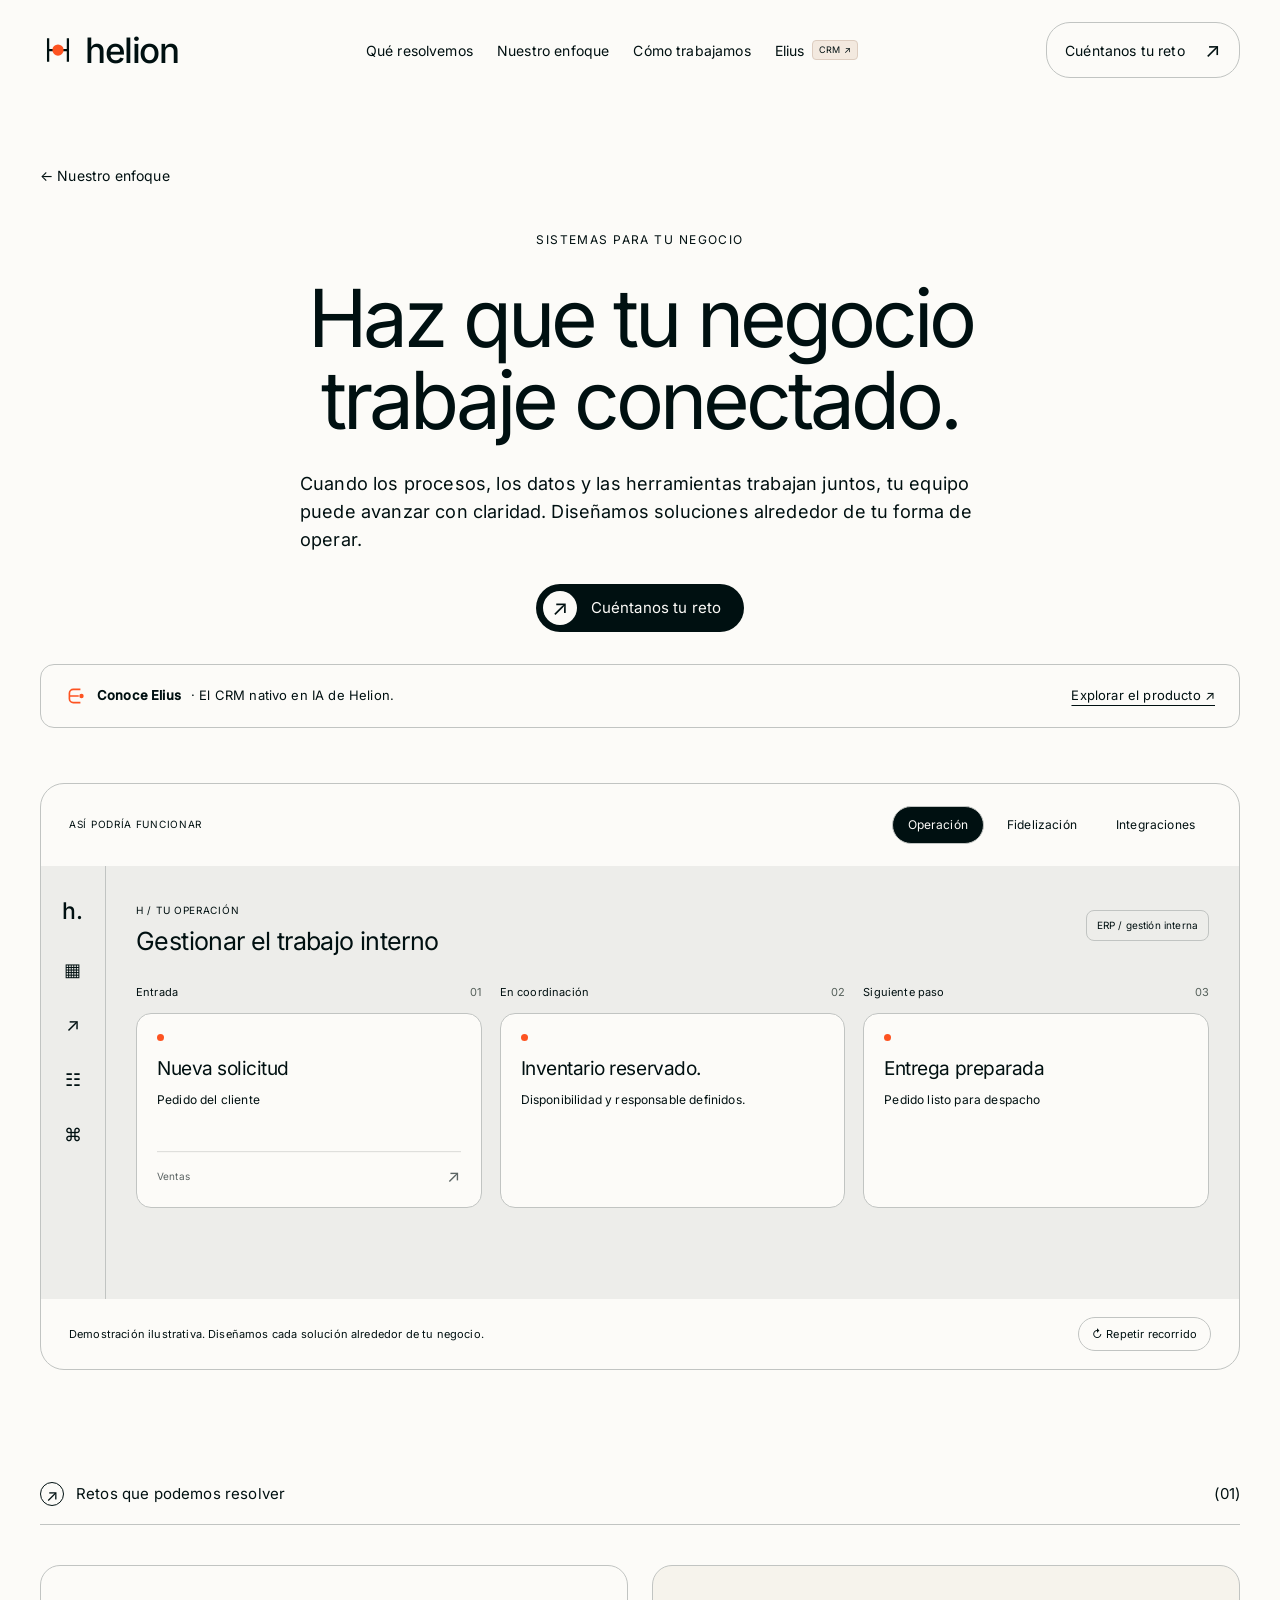
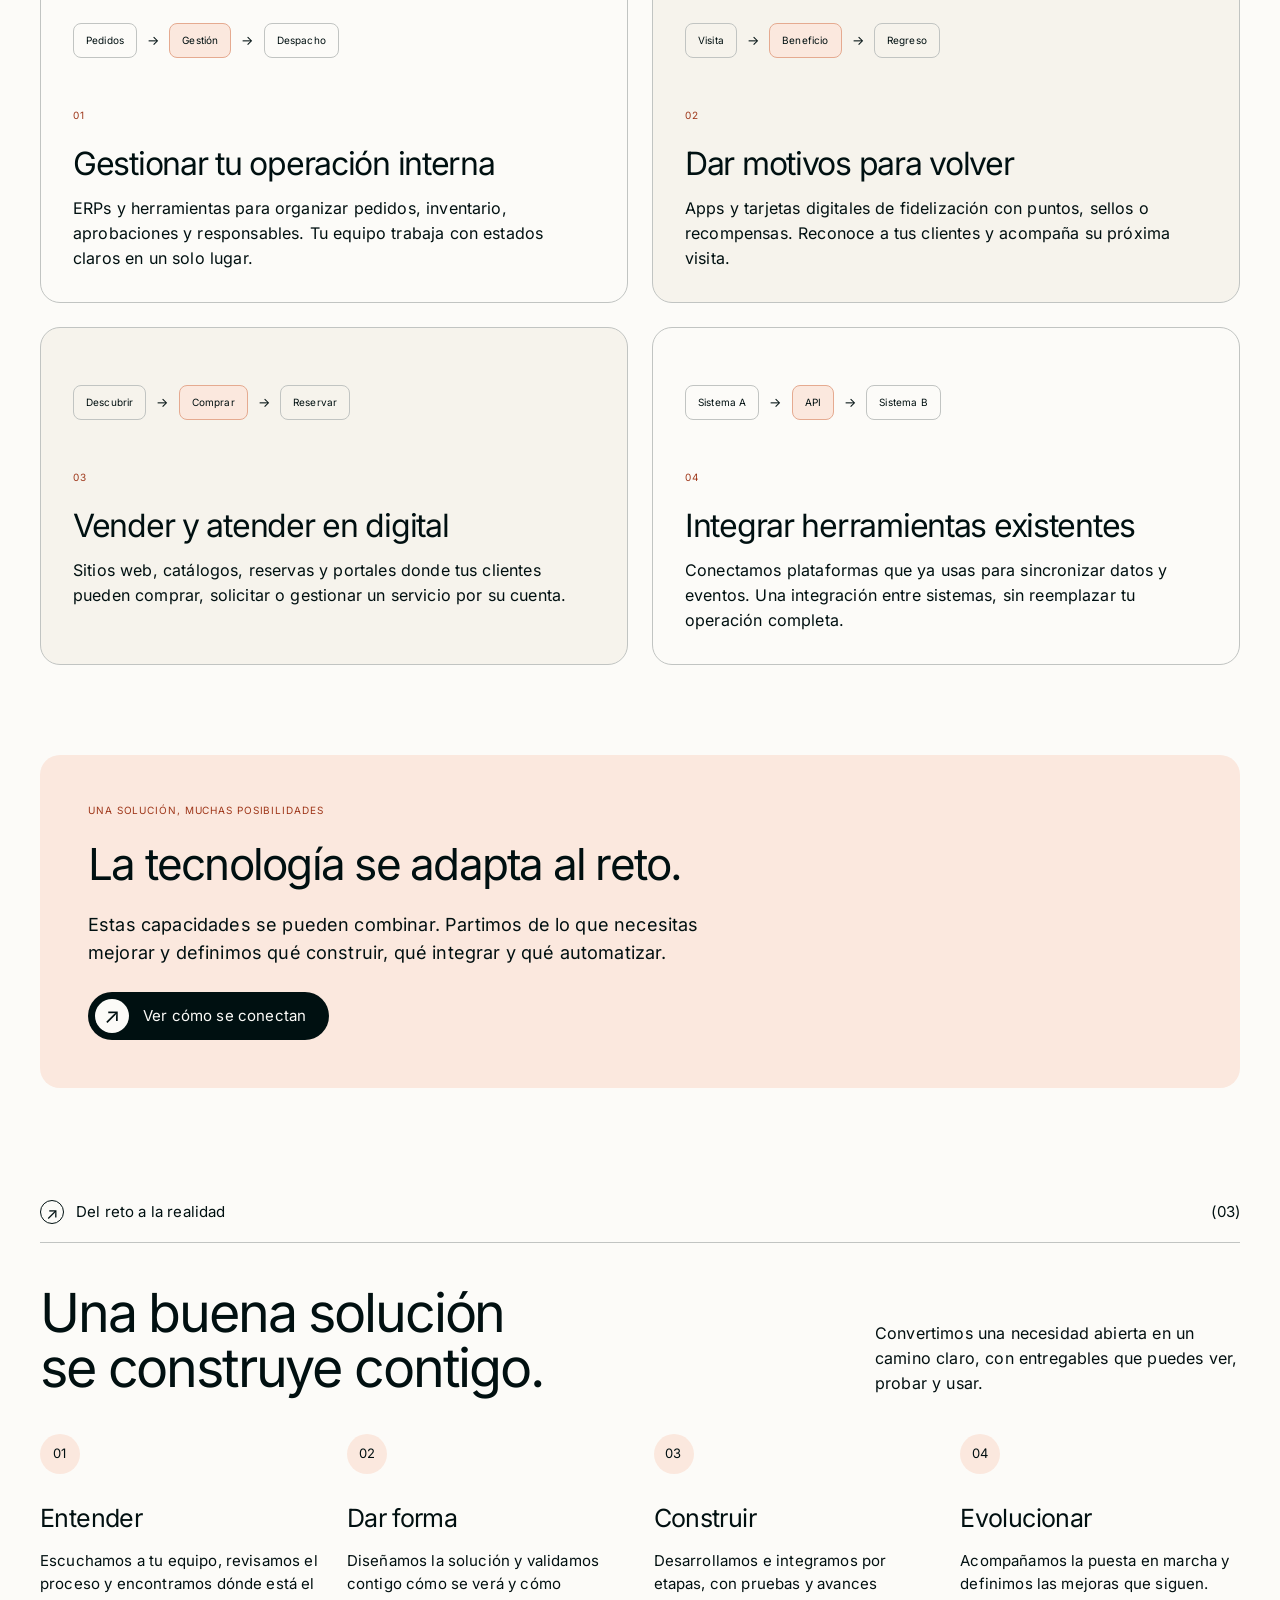
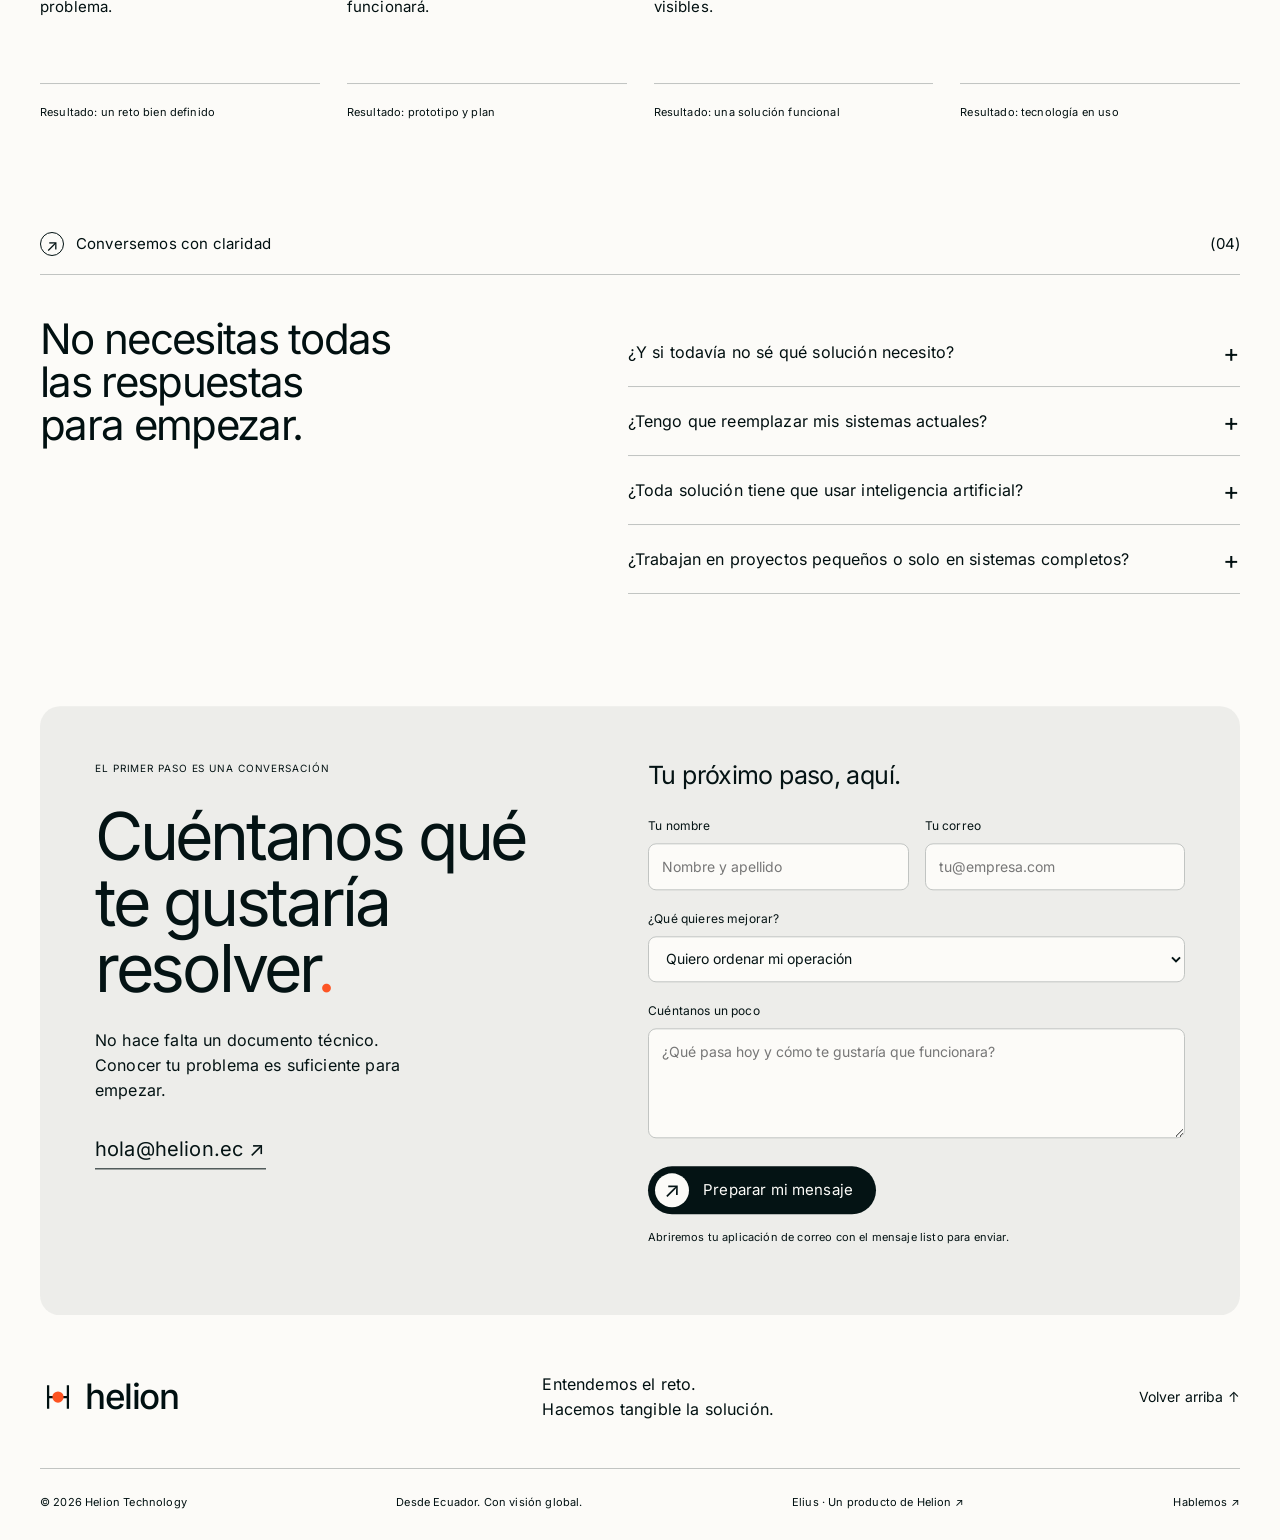
<file: web-plataformas.html>
<!doctype html>
<html lang="es">
<head>
<meta charset="utf-8">
<meta name="viewport" content="width=device-width, initial-scale=1"><title>Sistemas para tu negocio — Helion</title>
<meta name="description" content="Cuando los procesos, los datos y las herramientas trabajan juntos, tu equipo puede avanzar con claridad. Diseñamos soluciones alrededor de tu forma de operar.">
<meta name="theme-color" content="#fcfbf8">
<link rel="canonical" href="https://helion.ec/sistemas">
<meta property="og:title" content="Sistemas para tu negocio — Helion">
<meta property="og:description" content="Cuando los procesos, los datos y las herramientas trabajan juntos, tu equipo puede avanzar con claridad. Diseñamos soluciones alrededor de tu forma de operar.">
<meta property="og:type" content="website">
<meta property="og:locale" content="es_EC">
<link rel="icon" href="assets/helion-connect.svg" type="image/svg+xml">
<link rel="preload" href="assets/fonts/inter-regular.ttf" as="font" type="font/ttf" crossorigin>
<link rel="stylesheet" href="assets/design-system-connect/variables.css">
<link rel="stylesheet" href="assets/css/connect.css"><link rel="stylesheet" href="assets/css/icons.css">
<link rel="stylesheet" href="assets/css/elius.css">
<script src="assets/vendor/gsap.min.js" defer></script>
<script src="assets/js/connect.js" defer></script>
<script src="assets/js/connect-motion.js" defer></script>
<script src="assets/js/detail-experience.js" defer></script>
</head>
<body><a class="skip" href="#main">Saltar al contenido</a>
<header class="site-header"><a class="logo" href="index.html" aria-label="Helion, inicio"><svg class="logo-symbol" viewBox="0 0 40 40" aria-hidden="true"><path d="M9 7v26M31 7v26M9 20h22"/><circle cx="20" cy="20" r="5"/></svg><span>helion</span></a>
<nav id="navigation" aria-label="Principal"><a href="index.html#soluciones">Qué resolvemos</a><a href="index.html#enfoque">Nuestro enfoque</a><a href="index.html#proceso">Cómo trabajamos</a><a class="elius-nav" href="elius.html">Elius <span>CRM ↗</span></a>
</nav><a class="header-contact" href="#contacto">Cuéntanos tu reto <span aria-hidden="true">↗</span></a><button class="menu-toggle" aria-label="Abrir menú" aria-expanded="false" aria-controls="navigation"><span></span><span></span></button>
</header>
<main id="main">
<section class="detail-hero"><a class="back-link" href="index.html#enfoque">← Nuestro enfoque</a><span class="hero-eyebrow">SISTEMAS PARA TU NEGOCIO</span>
<h1>Haz que tu negocio<br>trabaje conectado.
</h1>
<p>Cuando los procesos, los datos y las herramientas trabajan juntos, tu equipo puede avanzar con claridad. Diseñamos soluciones alrededor de tu forma de operar.
</p><a class="arrow-button " href="#contacto"><span aria-hidden="true">↗</span>Cuéntanos tu reto</a>
</section>
<aside class="elius-crosslink"><span><svg class="elius-mark" viewBox="0 0 40 40" fill="none" aria-hidden="true"><path d="M28 8H15a7 7 0 0 0-7 7v10a7 7 0 0 0 7 7h13M8 20h17" stroke="currentColor" stroke-width="3"/><circle cx="30" cy="20" r="4" fill="currentColor"/></svg><b>Conoce Elius</b> · El CRM nativo en IA de Helion.</span><a href="elius.html">Explorar el producto ↗</a></aside>


<section class="detail-lab" data-lab="systems" aria-label="Ejemplo interactivo de solución">
<div class="lab-top"><span class="lab-micro">ASÍ PODRÍA FUNCIONAR</span>


<div role="tablist" aria-label="Escenarios de aplicación" class="lab-tabs"><button type="button" role="tab" id="lab-tab-0" aria-selected="true" tabindex="0" aria-controls="lab-panel" data-lab-tab="0">Operación</button><button type="button" role="tab" id="lab-tab-1" aria-selected="false" tabindex="-1" aria-controls="lab-panel" data-lab-tab="1">Fidelización</button><button type="button" role="tab" id="lab-tab-2" aria-selected="false" tabindex="-1" aria-controls="lab-panel" data-lab-tab="2">Integraciones</button>
</div>
</div>
<div id="lab-panel" role="tabpanel" aria-labelledby="lab-tab-0" tabindex="0"><div data-detail-scene="0">
<div class="lab-canvas systems-canvas">
<aside class="workspace-rail" aria-hidden="true"><b>h.</b><span>▦</span><span>↗</span><span>☷</span><span>⌘</span>
</aside>
<div class="workspace-main">
<div class="workspace-heading">
<div><span class="lab-micro">H / TU OPERACIÓN</span>
<h3 data-lab-engine>Gestionar el trabajo interno
</h3>
</div><span class="workspace-badge">ERP / gestión interna</span>
</div>
<div class="workspace-columns">
<div class="workspace-column"><span>Entrada <b>01</b></span>
<div class="workspace-task lab-step"><span class="task-dot"></span>
<h3 data-lab-input-title>Nueva solicitud
</h3>
<p data-lab-input>Pedido del cliente
</p>
<div class="task-bottom"><span>Ventas</span><i>↗</i>
</div>
</div>
</div>
<div class="workspace-column"><span>En coordinación <b>02</b></span>
<div class="workspace-task lab-step"><span class="task-dot"></span>
<h3>Inventario reservado.
</h3>
<p>Disponibilidad y responsable definidos.
</p>
<div class="task-bottom"><span>Operación</span><i>↔</i>
</div>
</div>
</div>
<div class="workspace-column"><span>Siguiente paso <b>03</b></span>
<div class="workspace-task lab-step"><span class="task-dot"></span>
<h3 data-lab-output-title>Entrega preparada
</h3>
<p data-lab-output>Pedido listo para despacho
</p>
<div class="task-bottom"><span>Tu equipo</span><i>✓</i>
</div>
</div>
</div>
</div>
<div class="operations-summary">Del pedido al despacho · responsables y estados en un solo sistema.</div>
</div>
</div>

</div>

<div data-detail-scene="1" hidden>
<div class="unique-canvas loyalty-canvas">
<div class="loyalty-phone">
<div class="phone-top"><span>h / club</span><i></i>
</div><span class="lab-micro">QUÉ BUENO VERTE DE NUEVO</span>
<h3>Hola, María.
</h3>
<p>Tu próxima visita tiene algo especial.
</p>
<div class="member-pass"><span>MI TARJETA DIGITAL</span><b>Cada visita suma.</b>
<div class="visit-stamps"><i><svg class="context-icon icon-check" viewBox="0 0 24 24" fill="none" stroke="currentColor" stroke-width="1.7" stroke-linecap="round" stroke-linejoin="round" aria-hidden="true"><path d="m5 12 4 4L19 6"/></svg></i><i><svg class="context-icon icon-check" viewBox="0 0 24 24" fill="none" stroke="currentColor" stroke-width="1.7" stroke-linecap="round" stroke-linejoin="round" aria-hidden="true"><path d="m5 12 4 4L19 6"/></svg></i><i><svg class="context-icon icon-check" viewBox="0 0 24 24" fill="none" stroke="currentColor" stroke-width="1.7" stroke-linecap="round" stroke-linejoin="round" aria-hidden="true"><path d="m5 12 4 4L19 6"/></svg></i><i><svg class="context-icon icon-check" viewBox="0 0 24 24" fill="none" stroke="currentColor" stroke-width="1.7" stroke-linecap="round" stroke-linejoin="round" aria-hidden="true"><path d="m5 12 4 4L19 6"/></svg></i><i>＋</i>
</div><small>Ejemplo de programa por visitas</small>
</div>
<div class="reward-coupon"><span>UN MOTIVO PARA VOLVER</span><b>Un beneficio para ti.</b>
<p>Disponible en tu próxima visita.
</p>
<div class="coupon-code" aria-hidden="true">▥ ▥ ▥ ▥ ▥
</div>
</div>
<div class="phone-nav" aria-hidden="true"><span>Mi tarjeta</span><span>Beneficios</span><span>Perfil</span>
</div>
</div>
<div class="loyalty-explainer"><span class="lab-micro">FIDELIZACIÓN QUE SE VIVE</span>
<h3>Que la primera compra<br>sea el comienzo.
</h3>
<p>Una experiencia propia para reconocer a tus clientes y darles razones para elegirte otra vez.
</p>
<div class="loyalty-event"><i>01</i>
<div><b>Reconocer cada visita</b>
<p>Puntos, sellos o beneficios según tu negocio.
</p>
</div>
</div>
<div class="loyalty-event"><i>02</i>
<div><b>Recompensar la relación</b>
<p>Beneficios claros, en una tarjeta digital.
</p>
</div>
</div>
<div class="loyalty-event"><i>03</i>
<div><b>Invitar a volver</b>
<p>Recordatorios y experiencias relevantes.
</p>
</div>
</div>
</div>
</div>
</div>
<div data-detail-scene="2" hidden>
<div class="unique-canvas integration-canvas">
<div class="integration-copy"><span class="lab-micro">TUS HERRAMIENTAS, UN MISMO IDIOMA</span>
<h3>La información se mueve.<br>Tu equipo avanza.
</h3>
<p>Conectamos lo que ya usas para que un cambio llegue a los sistemas que lo necesitan.
</p>
<div class="integration-log">
<div>01 <span>Inventario actualizado</span><b>Detectado</b>
</div>
<div>02 <span>Datos transformados</span><b>Preparados</b>
</div>
<div>03 <span>Herramientas sincronizadas</span><b>Confirmado</b>
</div>
</div>
</div>

<div class="integration-map"><svg viewBox="0 0 480 330" role="img" aria-label="CRM, ERP, web y herramientas conectadas mediante una integración central"><g class="integration-wires"><path d="M100 65H240V165"/><path d="M380 65H240V165"/><path d="M100 265H240V165"/><path d="M380 265H240V165"/></g><g class="integration-hub"><circle cx="240" cy="165" r="48"/><text x="240" y="172" text-anchor="middle">helion</text></g><g class="integration-node"><rect x="35" y="35" width="130" height="60" rx="12"/><text x="100" y="72" text-anchor="middle">CRM</text></g><g class="integration-node"><rect x="315" y="35" width="130" height="60" rx="12"/><text x="380" y="72" text-anchor="middle">ERP</text></g><g class="integration-node"><rect x="35" y="235" width="130" height="60" rx="12"/><text x="100" y="272" text-anchor="middle">Web</text></g><g class="integration-node"><rect x="315" y="235" width="130" height="60" rx="12"/><text x="380" y="272" text-anchor="middle">Tus herramientas</text></g></svg><span>INTEGRACIONES ADAPTADAS A TUS SISTEMAS</span>
</div>
</div>
</div>
</div>
<div class="lab-bottom">
<p>Demostración ilustrativa. Diseñamos cada solución alrededor de tu negocio.
</p><button type="button" class="lab-replay" hidden>↻ Repetir recorrido</button>
</div>
</section>
<section class="section detail-solutions">
<div class="section-label"><span><i aria-hidden="true">↗</i>Retos que podemos resolver</span><span>(01)</span>
</div>

<div class="detail-grid">
<article>
<div class="capability-mini" aria-hidden="true"><span>Pedidos</span><i>→</i><b>Gestión</b><i>→</i><span>Despacho</span>
</div><span class="overline">01</span>
<h2>Gestionar tu operación interna
</h2>
<p>ERPs y herramientas para organizar pedidos, inventario, aprobaciones y responsables. Tu equipo trabaja con estados claros en un solo lugar.
</p>
</article>
<article>
<div class="capability-mini" aria-hidden="true"><span>Visita</span><i>→</i><b>Beneficio</b><i>→</i><span>Regreso</span>
</div><span class="overline">02</span>
<h2>Dar motivos para volver
</h2>
<p>Apps y tarjetas digitales de fidelización con puntos, sellos o recompensas. Reconoce a tus clientes y acompaña su próxima visita.
</p>
</article>
<article>
<div class="capability-mini" aria-hidden="true"><span>Descubrir</span><i>→</i><b>Comprar</b><i>→</i><span>Reservar</span>
</div><span class="overline">03</span>
<h2>Vender y atender en digital
</h2>
<p>Sitios web, catálogos, reservas y portales donde tus clientes pueden comprar, solicitar o gestionar un servicio por su cuenta.
</p>
</article>
<article>
<div class="capability-mini" aria-hidden="true"><span>Sistema A</span><i>→</i><b>API</b><i>→</i><span>Sistema B</span>
</div><span class="overline">04</span>
<h2>Integrar herramientas existentes
</h2>
<p>Conectamos plataformas que ya usas para sincronizar datos y eventos. Una integración entre sistemas, sin reemplazar tu operación completa.
</p>
</article>
</div></section>
<section class="detail-principle"><span class="overline">UNA SOLUCIÓN, MUCHAS POSIBILIDADES</span>
<h2>La tecnología se adapta al reto.
</h2>
<p>Estas capacidades se pueden combinar. Partimos de lo que necesitas mejorar y definimos qué construir, qué integrar y qué automatizar.
</p><a class="arrow-button " href="index.html#soluciones"><span aria-hidden="true">↗</span>Ver cómo se conectan</a>
</section>
<section class="section" id="proceso">
<div class="section-label"><span><i aria-hidden="true">↗</i>Del reto a la realidad</span><span>(03)</span>
</div>
<div class="section-intro">
<h2>Una buena solución<br>se construye contigo.
</h2>
<p>Convertimos una necesidad abierta en un camino claro, con entregables que puedes ver, probar y usar.
</p>
</div>
<div class="process-grid">
<article><span class="process-number">01</span>
<h3>Entender
</h3>
<p>Escuchamos a tu equipo, revisamos el proceso y encontramos dónde está el problema.
</p><span class="deliverable">Resultado: un reto bien definido</span>
</article>
<article><span class="process-number">02</span>
<h3>Dar forma
</h3>
<p>Diseñamos la solución y validamos contigo cómo se verá y cómo funcionará.
</p><span class="deliverable">Resultado: prototipo y plan</span>
</article>
<article><span class="process-number">03</span>
<h3>Construir
</h3>
<p>Desarrollamos e integramos por etapas, con pruebas y avances visibles.
</p><span class="deliverable">Resultado: una solución funcional</span>
</article>
<article><span class="process-number">04</span>
<h3>Evolucionar
</h3>
<p>Acompañamos la puesta en marcha y definimos las mejoras que siguen.
</p><span class="deliverable">Resultado: tecnología en uso</span>
</article>
</div>
</section>
<section class="section faq">
<div class="section-label"><span><i aria-hidden="true">↗</i>Conversemos con claridad</span><span>(04)</span>
</div>
<div class="faq-grid">
<h2>No necesitas todas<br>las respuestas<br>para empezar.
</h2>
<div>
<details><summary>¿Y si todavía no sé qué solución necesito?</summary>
<p>Ese es un buen punto de partida. Cuéntanos qué no está funcionando y cómo lo resuelves hoy. A partir de ahí, definimos juntos el problema, las prioridades y una posible solución.
</p>
</details>
<details><summary>¿Tengo que reemplazar mis sistemas actuales?</summary>
<p>No necesariamente. Revisamos qué funciona, qué se puede conectar y qué necesita cambiar. Una integración puntual puede ser suficiente; otras veces conviene construir un sistema nuevo.
</p>
</details>
<details><summary>¿Toda solución tiene que usar inteligencia artificial?</summary>
<p>No. Usamos IA cuando aporta una mejora concreta. Algunos problemas se resuelven mejor ordenando un proceso, conectando herramientas o automatizando reglas. Cuando usamos IA, definimos cómo validar sus resultados y cuándo debe intervenir una persona.
</p>
</details>
<details><summary>¿Trabajan en proyectos pequeños o solo en sistemas completos?</summary>
<p>Ambos. Podemos empezar por un proceso, una integración o un prototipo y ampliar el alcance cuando tenga sentido. El presupuesto y los tiempos se definen a partir del reto y los entregables acordados.
</p>
</details>
</div>
</div>
</section>
<section class="contact section" id="contacto">
<div class="contact-copy"><span class="overline">EL PRIMER PASO ES UNA CONVERSACIÓN</span>
<h2>Cuéntanos qué<br>te gustaría<br>resolver<span>.</span>
</h2>
<p>No hace falta un documento técnico.<br>Conocer tu problema es suficiente para empezar.
</p><a class="contact-email" href="mailto:hola@helion.ec">hola@helion.ec ↗</a>
</div>
<form id="contact-form">
<h3>Tu próximo paso, aquí.
</h3>
<div class="form-row">
<div><label for="name">Tu nombre</label><input id="name" name="name" autocomplete="name" required maxlength="100" placeholder="Nombre y apellido">
</div>
<div><label for="email">Tu correo</label><input id="email" name="email" type="email" autocomplete="email" required maxlength="200" placeholder="tu@empresa.com">
</div>



</div><label for="challenge">¿Qué quieres mejorar?</label><select id="challenge" name="challenge"><option>Quiero ordenar mi operación</option><option>Quiero conectar con mis clientes</option><option>Quiero liberar tiempo de mi equipo</option><option>Quiero conectar dispositivos y datos</option><option>Tengo otro reto / necesito orientación</option></select><label for="message">Cuéntanos un poco</label><textarea id="message" name="message" required maxlength="2500" rows="4" placeholder="¿Qué pasa hoy y cómo te gustaría que funcionara?"></textarea><button class="arrow-button" type="submit"><span aria-hidden="true">↗</span>Preparar mi mensaje</button>
<p class="form-note">Abriremos tu aplicación de correo con el mensaje listo para enviar.
</p>
<p id="form-status" role="status">
</p>
</form>
</section>
</main>
<footer class="footer">
<div class="footer-main"><a class="logo" href="index.html"><svg class="logo-symbol" viewBox="0 0 40 40" aria-hidden="true"><path d="M9 7v26M31 7v26M9 20h22"/><circle cx="20" cy="20" r="5"/></svg><span>helion</span></a>
<p>Entendemos el reto.<br>Hacemos tangible la solución.
</p><a href="#main">Volver arriba ↑</a>
</div>
<div class="footer-bottom"><span>© 2026 Helion Technology</span><span>Desde Ecuador. Con visión global.</span><a href="elius.html">Elius · Un producto de Helion ↗</a><a href="mailto:hola@helion.ec">Hablemos ↗</a>
</div>
</footer>
</body>
</html>
</file>
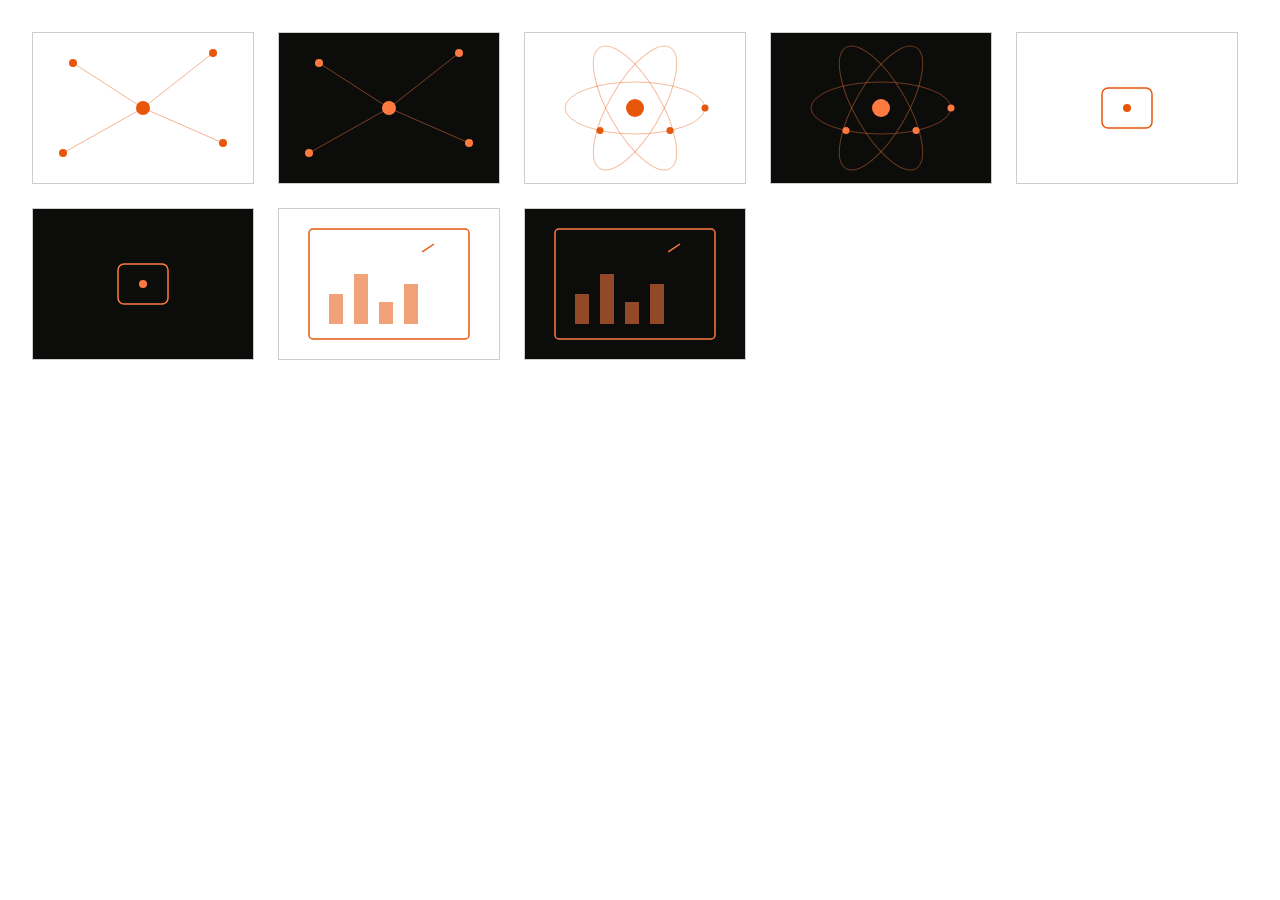
<file: test/illustrations-preview.html>
<!DOCTYPE html>
<html lang="es">
<head>
  <meta charset="UTF-8">
  <title>Illustration preview harness</title>
  <link rel="stylesheet" href="../assets/css/tokens.css">
  <link rel="stylesheet" href="../assets/css/illustrations.css">
  <style>
    body { display: flex; flex-wrap: wrap; gap: 24px; padding: 24px; background: #fff; }
    .box { width: 220px; height: 150px; border: 1px solid #ccc; }
    .box.dark { background: var(--ink-dark); }
  </style>
</head>
<body>
  <div class="box" id="network-light"></div>
  <div class="box dark" id="network-dark"></div>
  <div class="box" id="orbit-light"></div>
  <div class="box dark" id="orbit-dark"></div>
  <div class="box" id="device-light"></div>
  <div class="box dark" id="device-dark"></div>
  <div class="box" id="dashboard-light"></div>
  <div class="box dark" id="dashboard-dark"></div>
  <script type="module">
    import { mountNetwork } from '../assets/js/illustrations/network.js';
    import { mountOrbit } from '../assets/js/illustrations/orbit.js';
    import { mountDevice } from '../assets/js/illustrations/device.js';
    import { mountDashboard } from '../assets/js/illustrations/dashboard.js';
    mountNetwork(document.getElementById('network-light'), { onDark: false });
    mountNetwork(document.getElementById('network-dark'), { onDark: true });
    mountOrbit(document.getElementById('orbit-light'), { onDark: false });
    mountOrbit(document.getElementById('orbit-dark'), { onDark: true });
    mountDevice(document.getElementById('device-light'), { onDark: false });
    mountDevice(document.getElementById('device-dark'), { onDark: true });
    mountDashboard(document.getElementById('dashboard-light'), { onDark: false });
    mountDashboard(document.getElementById('dashboard-dark'), { onDark: true });
  </script>
</body>
</html>
</file>
<file: assets/design-system-connect/variables.css>
:root {
  /* Colors */
  --color-bone-canvas: #fcfbf8;
  --color-charcoal-ink: #001011;
  --color-smoke-veil: #0f1e1f;
  --color-ash-layer: #ededea;
  --color-mist-border: #c1c4c2;
  --color-ember: #fd5321;
  --color-signal-blue: #007aff;

  /* Typography — Font Families */
  --font-aeonikpro: 'AeonikPro', ui-sans-serif, system-ui, -apple-system, BlinkMacSystemFont, "Segoe UI", Roboto, sans-serif;
  --font-dotconnect: 'DotConnect', ui-sans-serif, system-ui, -apple-system, BlinkMacSystemFont, "Segoe UI", Roboto, sans-serif;

  /* Typography — Scale */
  --text-caption: 16px;
  --leading-caption: 1.5;
  --tracking-caption: 0.16px;
  --text-body: 18px;
  --leading-body: 1.4;
  --tracking-body: 0.18px;
  --text-subheading: 24px;
  --leading-subheading: 1.4;
  --tracking-subheading: -0.29px;
  --text-heading-sm: 32px;
  --leading-heading-sm: 1.1;
  --tracking-heading-sm: -0.38px;
  --text-heading: 36px;
  --leading-heading: 1.1;
  --tracking-heading: -0.72px;
  --text-heading-lg: 72px;
  --leading-heading-lg: 0.9;
  --tracking-heading-lg: -1.8px;
  --text-display: 101px;
  --leading-display: 0.8;
  --tracking-display: -2.53px;

  /* Typography — Weights */
  --font-weight-regular: 400;
  --font-weight-medium: 500;

  /* Spacing */
  --spacing-unit: 8px;
  --spacing-8: 8px;
  --spacing-16: 16px;
  --spacing-24: 24px;
  --spacing-32: 32px;
  --spacing-48: 48px;
  --spacing-64: 64px;
  --spacing-72: 72px;
  --spacing-80: 80px;
  --spacing-96: 96px;
  --spacing-160: 160px;

  /* Layout */
  --page-max-width: 1200px;
  --section-gap: 96px;
  --card-padding: 24px;
  --element-gap: 24px;

  /* Border Radius */
  --radius-lg: 8px;
  --radius-xl: 12px;
  --radius-2xl: 16px;
  --radius-2xl-2: 20px;
  --radius-3xl: 24px;
  --radius-3xl-2: 28px;
  --radius-3xl-3: 36px;
  --radius-3xl-4: 44px;
  --radius-full: 48px;

  /* Named Radii */
  --radius-cards: 20px;
  --radius-links: 44px;
  --radius-pills: 48px;
  --radius-badges: 8px;
  --radius-images: 20px;
  --radius-buttons: 24px;

  /* Surfaces */
  --surface-bone-canvas: #fcfbf8;
  --surface-ash-layer: #ededea;
  --surface-smoke-veil: #0f1e1f;
  --surface-ember: #fd5321;
}
</file>
<file: assets/css/connect.css>
@font-face {
  font-family:Helion;
  src:url('../fonts/inter-regular.ttf') format('truetype');
  font-weight:400;
  font-display:swap}

@font-face {
  font-family:Helion;
  src:url('../fonts/inter-medium.ttf') format('truetype');
  font-weight:500;
  font-display:swap}

:root {
  --paper:var(--color-bone-canvas);
  --ink:var(--color-charcoal-ink);
  --ash:var(--color-ash-layer);
  --line:var(--color-mist-border);
  --orange:var(--color-ember)}

* {
  box-sizing:border-box}
html {
  scroll-behavior:smooth;
  scroll-padding-top:100px}
body {
  margin:0;
  background:var(--paper);
  color:var(--ink);
  font:400 16px/1.5 Helion,Arial,sans-serif;
  font-feature-settings:'dlig' on,'ss02' on,'ss08' on;
  letter-spacing:.01em}
a {
  color:inherit;
  text-decoration:none}
button,input,select,textarea {
  font:inherit;
  color:inherit}
button,a {
  -webkit-tap-highlight-color:transparent;
  touch-action:manipulation}
button {
  cursor:pointer}
button {
  letter-spacing:inherit}
h1,h2,h3,h4,p {
  margin:0}
h1,h2,h3,h4 {
  font-weight:400}
h1,h2 {
  letter-spacing:-.04em;
  line-height:1.02}
h2 {
  font-size:clamp(36px,4.2vw,56px)}
h3 {
  font-size:32px;
  letter-spacing:-.025em;
  line-height:1.15}
p {
  line-height:1.55}
::selection {
  background:var(--orange);
  color:var(--ink)}
:focus-visible {
  outline:2px solid var(--color-signal-blue);
  outline-offset:5px}
.site-header,.hero,.section,.positioning,.footer,.detail-hero,.detail-principle {
  width:min(1200px,calc(100% - 80px));
  margin-inline:auto}
.site-header {
  height:100px;
  display:flex;
  align-items:center;
  justify-content:space-between;
  gap:28px}
.logo {
  display:inline-flex;
  align-items:center;
  gap:9px;
  font-size:35px;
  letter-spacing:-1.5px;
  font-weight:500}
.logo-symbol {
  width:36px;
  height:36px;
  fill:none;
  stroke:var(--ink);
  stroke-width:2.5}
.logo-symbol circle {
  fill:var(--orange);
  stroke:var(--orange)}
.site-header nav {
  display:flex;
  gap:30px;
  font-size:14px}
.site-header nav a {
  padding:10px 0}
.site-header nav a:hover {
  text-decoration:underline;
  text-underline-offset:5px}
.header-contact {
  font-size:14px;
  border:1px solid var(--line);
  padding:12px 18px;
  border-radius:24px;
  display:flex;
  gap:20px;
  align-items:center;
  transition:background .2s}
.header-contact:hover {
  background:var(--ash)}
.header-contact>span {
  font-size:20px}
.menu-toggle {
  display:none}
.skip {
  position:fixed;
  left:16px;
  top:-100px;
  background:var(--ink);
  color:var(--paper);
  padding:16px;
  z-index:30}
.skip:focus {
  top:16px}
.hero {
  text-align:center;
  padding-top:61px}
.hero-eyebrow {
  display:flex;
  align-items:center;
  justify-content:center;
  gap:10px;
  font-size:12px;
  letter-spacing:.12em;
  margin-bottom:28px}
.hero-eyebrow i {
  height:7px;
  width:7px;
  border-radius:50%;
  background:var(--orange)}
h1 {
  font-size:clamp(56px,6.55vw,92px);
  line-height:1.02;
  letter-spacing:-.05em}
.orange-dot {
  color:var(--orange)}
.hero-sub {
  display:flex;
  justify-content:center;
  margin:29px 0 26px}
.hero-sub p {
  font-size:18px;
  letter-spacing:0;
  line-height:1.5;
  text-align:center}
.arrow-button {
  display:inline-flex;
  align-items:center;
  justify-content:center;
  gap:14px;
  background:var(--ink);
  color:var(--paper);
  padding:7px 23px 7px 7px;
  border:0;
  border-radius:44px;
  font-size:15px;
  transition:transform .2s,background .2s;
  min-height:48px}
.arrow-button>span {
  width:34px;
  height:34px;
  display:grid;
  place-items:center;
  border-radius:50%;
  background:var(--paper);
  color:var(--ink);
  font-size:21px;
  flex-shrink:0}
.arrow-button:hover {
  transform:translateY(-3px);
  background:#263334}
.system-visual {
  margin:62px 0 0;
  background:var(--ash);
  border-radius:20px;
  padding:27px 32px 20px;
  overflow:hidden}
.visual-top,.visual-bottom {
  display:flex;
  justify-content:space-between;
  align-items:center}
.visual-top {
  font-size:10px;
  letter-spacing:.09em}
.system-visual svg {
  display:block;
  width:100%;
  height:auto;
  margin:-15px 0 -17px}
.diagram-guides {
  stroke:var(--line);
  stroke-width:1;
  fill:none;
  stroke-dasharray:3 6}
.tangled {
  stroke:var(--ink);
  stroke-width:1.4;
  fill:none;
  opacity:.72}
.ordered {
  stroke:var(--ink);
  stroke-width:1.4;
  fill:none}
.ordered circle {
  fill:var(--ink)}
.core {
  fill:var(--orange)}
.core-mark {
  fill:none;
  stroke:var(--ink);
  stroke-width:3}
.core-mark circle {
  fill:var(--ink)}
.diagram-points {
  fill:var(--orange)}
.visual-bottom {
  font-size:11px;
  letter-spacing:0}
.visual-bottom>span:nth-child(2) {
  color:#515958}
.positioning {
  display:grid;
  grid-template-columns:.85fr 1.6fr 1.35fr;
  gap:45px;
  align-items:start;
  padding:54px 0 0}
.positioning>span {
  font-size:10px;
  letter-spacing:.08em;
  max-width:140px;
  line-height:1.7}
.positioning>p {
  font-size:27px;
  line-height:1.2;
  letter-spacing:-.03em}
.positioning>div {
  font-size:15px;
  line-height:1.6}
.section {
  padding-top:112px}
.clients {
  padding-top:44px;
  padding-bottom:32px;
  border-bottom:1px solid var(--line);
  text-align:center}
.clients h2 {
  font-size:11px;
  line-height:1.6;
  letter-spacing:.08em;
  text-transform:uppercase}
.client-list {
  display:flex;
  flex-wrap:wrap;
  justify-content:center;
  align-items:center;
  gap:24px clamp(32px,7vw,100px);
  list-style:none;
  margin:28px 0 0;
  padding:0}
.client-list li {
  min-height:58px;
  display:flex;
  align-items:center;
  font-size:clamp(23px,2.6vw,32px);
  font-weight:500;
  letter-spacing:-.04em;
  line-height:1.3}
.client-list img {
  display:block;
  width:clamp(180px,20vw,240px);
  height:auto;
  filter:brightness(0);
  opacity:.78}
@media(max-width:600px) {
  .client-list {
    flex-direction:column}
}
.section-label {
  display:flex;
  align-items:center;
  justify-content:space-between;
  border-bottom:1px solid var(--line);
  padding-bottom:18px;
  font-size:15px}
.section-label>span:first-child {
  display:flex;
  align-items:center;
  gap:12px}
.section-label i {
  display:grid;
  place-items:center;
  font-style:normal;
  border:1px solid var(--ink);
  border-radius:50%;
  width:24px;
  height:24px;
  font-size:16px}
.section-intro {
  display:flex;
  align-items:end;
  justify-content:space-between;
  gap:50px;
  margin:43px 0 38px}
.section-intro>p {
  max-width:365px;
  font-size:16px;
  line-height:1.55}
.problem-tabs {
  display:flex;
  gap:12px;
  flex-wrap:wrap;
  margin-bottom:24px}
.problem-tabs button {
  border:1px solid var(--line);
  border-radius:24px;
  padding:13px 23px;
  background:transparent;
  font-size:15px;
  transition:background .2s}
.problem-tabs button:hover {
  background:var(--ash)}
.problem-tabs button[aria-selected=true] {
  background:var(--ink);
  color:var(--paper);
  border-color:var(--ink)}
.solution-panel {
  display:grid;
  grid-template-columns:1fr 1.2fr;
  border:1px solid var(--line);
  border-radius:20px;
  overflow:hidden;
  min-height:440px}
.solution-copy {
  padding:38px 32px;
  display:flex;
  flex-direction:column;
  align-items:start}
.overline,.capability-number {
  font-size:10px;
  letter-spacing:.09em;
  display:block}
.solution-copy h3 {
  font-size:36px;
  line-height:1.12;
  margin:22px 0 20px;
  letter-spacing:-.04em}
.solution-copy>p {
  font-size:16px;
  max-width:390px}
.solution-tags,.tag-list {
  display:flex;
  flex-wrap:wrap;
  gap:8px;
  margin:24px 0}
.solution-tags>span,.tag-list>span {
  border:1px solid var(--line);
  border-radius:8px;
  padding:5px 9px;
  font-size:12px}
.text-action {
  display:inline-flex;
  align-items:center;
  gap:22px;
  font-size:15px;
  background:transparent;
  border:0;
  padding:7px 0;
  line-height:1.5;
  text-align:left}
.text-action>span {
  font-size:22px}
.text-action:hover {
  text-decoration:underline;
  text-underline-offset:5px}
.solution-copy>.text-action {
  margin-top:auto}
.product-preview {
  background:var(--ash);
  padding:46px 27px 24px;
  display:flex;
  flex-direction:column;
  justify-content:center;
  min-width:0}
.preview-window {
  background:var(--paper);
  border:1px solid var(--line);
  border-radius:12px;
  overflow:hidden;
  transform:perspective(1400px) rotateY(-5deg);
  transform-origin:right center}
.preview-header {
  display:flex;
  justify-content:space-between;
  align-items:center;
  padding:16px 18px;
  border-bottom:1px solid var(--line);
  font-size:10px}
.preview-brand {
  font-size:13px;
  letter-spacing:-.03em;
  font-weight:500}
.preview-status {
  color:#53605e;
  font-size:9px}
.preview-body {
  display:grid;
  grid-template-columns:45px 1fr}
.preview-sidebar {
  border-right:1px solid var(--line);
  display:flex;
  flex-direction:column;
  align-items:center;
  gap:28px;
  padding-top:19px;
  font-size:16px}
.preview-sidebar b {
  font-weight:400;
  color:var(--orange)}
.preview-content {
  padding:22px;
  min-width:0}
.preview-eyebrow {
  font-size:8px;
  letter-spacing:.08em}
.preview-content h4 {
  font-size:21px;
  letter-spacing:-.03em;
  margin:8px 0 20px}
.preview-metrics {
  display:grid;
  grid-template-columns:1fr 1fr;
  gap:9px;
  margin-bottom:24px}
.preview-metrics>div {
  background:var(--ash);
  border-radius:8px;
  padding:12px}
.preview-metrics span {
  font-size:9px;
  display:block}
.preview-metrics strong {
  font-size:16px;
  font-weight:400;
  display:block;
  margin-top:3px;
  letter-spacing:-.03em}
.preview-table>div {
  display:flex;
  justify-content:space-between;
  gap:10px;
  border-bottom:1px solid #e0e1dc;
  padding:10px 0;
  font-size:10px}
.preview-table>div:first-child {
  font-weight:500}
.state {
  font-size:8px;
  background:var(--ash);
  padding:2px 6px;
  border-radius:4px}
.ai-note {
  display:flex;
  align-items:center;
  gap:10px;
  font-size:9px;
  margin-top:17px}
.ai-note>span:first-child {
  color:var(--orange);
  font-size:21px}
.preview-caption {
  font-size:8px;
  letter-spacing:.07em;
  display:block;
  text-align:center;
  margin-top:23px}
.capability-grid {
  display:grid;
  grid-template-columns:1fr 1fr;
  gap:24px}
.capability {
  border:1px solid var(--line);
  border-radius:20px;
  padding:32px;
  display:flex;
  flex-direction:column;
  align-items:start}
.capability-art {
  display:flex;
  align-items:center;
  justify-content:center;
  width:100%;
  gap:15px;
  min-height:130px;
  margin:16px 0 22px}
.capability-art>span {
  border:1px solid var(--line);
  border-radius:12px;
  padding:16px 12px;
  font-size:12px;
  background:var(--paper)}
.capability-art>i {
  font-style:normal}
.intelligence-art>b {
  font-size:46px;
  font-weight:400;
  color:var(--orange)}
.capability h3 {
  font-size:32px;
  margin-bottom:20px;
  letter-spacing:-.035em}
.capability>p {
  font-size:16px;
  max-width:460px}
.capability>.arrow-button {
  margin-top:auto}
.compact {
  font-size:13px}
.compact>span {
  width:30px;
  height:30px}
.tag-list {
  margin:24px 0 30px;
  gap:8px}
.connected-band {
  margin-top:24px;
  border-radius:20px;
  background:var(--ash);
  display:grid;
  grid-template-columns:.8fr 1.2fr;
  align-items:center;
  gap:60px;
  padding:45px 55px}
.connected-band h3 {
  margin:17px 0;
  font-size:36px}
.connected-band p {
  font-size:16px;
  max-width:480px}
.connected-band .text-action {
  margin-top:18px}
.device-visual {
  display:flex;
  flex-direction:column;
  align-items:center;
  gap:18px}
.device-rings {
  width:190px;
  height:190px;
  border:1px dashed #9ca4a0;
  border-radius:50%;
  display:grid;
  place-items:center;
  position:relative}
.device-rings:before,.device-rings:after {
  content:'';
  position:absolute;
  border:1px solid #b9bfba;
  border-radius:50%;
  inset:22px}
.device-rings:after {
  inset:45px}
.device-rings>div {
  width:53px;
  height:73px;
  background:var(--ink);
  border-radius:12px;
  position:relative;
  z-index:1}
.device-rings>div:before {
  content:'';
  position:absolute;
  width:9px;
  height:9px;
  background:var(--orange);
  border-radius:50%;
  left:22px;
  top:19px}
.device-rings>div:after {
  content:'';
  position:absolute;
  width:17px;
  height:1px;
  background:var(--paper);
  left:18px;
  bottom:17px}
.device-rings>b {
  position:absolute;
  top:25px;
  right:20px;
  border-radius:50%;
  background:var(--orange);
  width:10px;
  height:10px}
.device-visual>span {
  font-size:8px;
  letter-spacing:.09em}
.process-grid {
  display:grid;
  grid-template-columns:repeat(4,1fr);
  gap:27px}
.process-number {
  width:40px;
  height:40px;
  border-radius:50%;
  background:var(--ash);
  display:grid;
  place-items:center;
  font-size:13px;
  margin-bottom:30px}
.process-grid h3 {
  font-size:25px;
  margin-bottom:16px}
.process-grid p {
  font-size:15px;
  min-height:110px}
.deliverable {
  display:block;
  font-size:11px;
  padding-top:20px;
  border-top:1px solid var(--line);
  margin-top:24px;
  line-height:1.5}
.faq-grid {
  display:grid;
  grid-template-columns:1fr 1.15fr;
  gap:55px;
  margin-top:43px}
.faq-grid h2 {
  font-size:42px}
.faq details {
  border-bottom:1px solid var(--line)}
.faq summary {
  list-style:none;
  position:relative;
  padding:22px 35px 22px 0;
  cursor:pointer;
  font-size:16px}
.faq summary::-webkit-details-marker {
  display:none}
.faq summary:after {
  content:'+';
  position:absolute;
  right:0;
  top:17px;
  font-size:25px}
.faq details[open] summary:after {
  content:'−'}
.faq details p {
  padding:0 20px 24px 0;
  font-size:16px}
.contact {
  margin-top:112px;
  padding:55px;
  background:var(--ash);
  border-radius:20px;
  display:grid;
  grid-template-columns:1fr 1.1fr;
  gap:65px}
.contact h2 {
  font-size:66px;
  margin:27px 0;
  letter-spacing:-.05em;
  line-height:1}
.contact h2>span {
  color:var(--orange)}
.contact-copy>p {
  font-size:16px;
  max-width:380px}
.contact-email {
  font-size:20px;
  display:inline-block;
  margin-top:32px;
  border-bottom:1px solid var(--ink);
  padding-bottom:4px}
.contact form {
  min-width:0}
.contact form>h3 {
  font-size:25px;
  margin-bottom:27px}
.form-row {
  display:grid;
  grid-template-columns:1fr 1fr;
  gap:16px}
.form-row>div {
  min-width:0}
.contact label {
  display:block;
  font-size:12px;
  margin-bottom:8px}
.contact input,.contact select,.contact textarea {
  width:100%;
  padding:12px 13px;
  background:var(--paper);
  border:1px solid var(--line);
  border-radius:8px;
  font-size:14px;
  min-height:46px;
  margin-bottom:20px}
.contact textarea {
  resize:vertical}
.contact .arrow-button {
  margin-top:2px}
.form-note,#form-status {
  font-size:11px;
  line-height:1.5;
  max-width:390px;
  margin-top:15px}
.footer {
  padding:55px 0 30px}
.footer-main,.footer-bottom {
  display:flex;
  justify-content:space-between;
  align-items:center;
  gap:25px}
.footer-main p {
  font-size:16px}
.footer-main>a:last-child {
  font-size:14px}
.footer-bottom {
  font-size:11px;
  border-top:1px solid var(--line);
  padding-top:25px;
  margin-top:45px}
.detail-hero {
  padding-top:65px;
  text-align:center}
.back-link {
  display:block;
  text-align:left;
  font-size:14px;
  margin-bottom:45px}
.detail-hero h1 {
  font-size:80px}
.detail-hero>p {
  max-width:680px;
  text-align:left;
  font-size:18px;
  margin:30px auto}
.detail-grid {
  display:grid;
  grid-template-columns:1fr 1fr;
  gap:24px;
  margin-top:40px}
.detail-grid article {
  border:1px solid var(--line);
  border-radius:20px;
  padding:32px}
.detail-grid h2 {
  font-size:32px;
  margin:25px 0 15px}
.detail-grid p {
  font-size:16px}
.detail-principle {
  background:var(--ash);
  border-radius:20px;
  padding:48px;
  margin-top:90px}
.detail-principle h2 {
  margin:24px 0;
  font-size:44px}
.detail-principle p {
  max-width:650px;
  margin-bottom:25px;
  font-size:18px}
@media(min-width:1500px) {
  .hero {
  padding-top:80px}
h1 {
  font-size:96px}
.system-visual {
  margin-top:70px}
}

@media(max-width:1000px) {
  .site-header,.hero,.section,.positioning,.footer,.detail-hero,.detail-principle {
  width:calc(100% - 48px)}
.site-header {
  gap:20px}
.site-header nav {
  gap:20px;
  font-size:12px}
.header-contact {
  font-size:12px;
  padding:10px 14px;
  gap:13px}
.hero {
  padding-top:50px}
h1 {
  font-size:7vw}
.hero-sub p {
  font-size:17px}
.positioning {
  gap:25px;
  grid-template-columns:.7fr 1.3fr 1.3fr}
.positioning>p {
  font-size:24px}
.positioning>div {
  font-size:14px}
.section {
  padding-top:88px}
.section-intro {
  gap:30px}
.section-intro>p {
  max-width:300px;
  font-size:15px}
.solution-panel {
  grid-template-columns:1fr 1.1fr}
.solution-copy {
  padding:30px 24px}
.solution-copy h3 {
  font-size:30px}
.solution-copy>p {
  font-size:15px}
.product-preview {
  padding:30px 16px}
.preview-content {
  padding:17px 12px}
.preview-content h4 {
  font-size:18px}
.preview-metrics strong {
  font-size:13px}
.preview-table>div {
  font-size:9px}
.preview-metrics>div {
  padding:9px}
.capability {
  padding:25px}
.capability-art {
  gap:9px}
.capability-art>span {
  padding:12px 8px;
  font-size:10px}
.capability h3 {
  font-size:28px}
.capability>p {
  font-size:15px}
.connected-band {
  padding:35px;
  gap:35px}
.connected-band h3 {
  font-size:32px}
.process-grid {
  gap:22px}
.process-grid p {
  font-size:14px}
.process-grid h3 {
  font-size:22px}
.faq-grid {
  gap:35px}
.faq-grid h2 {
  font-size:36px}
.contact {
  padding:38px;
  gap:40px;
  margin-top:88px}
.contact h2 {
  font-size:54px}
.contact .form-row {
  grid-template-columns:1fr;
  gap:0}
.detail-hero h1 {
  font-size:65px}
}

@media(max-width:700px) {
  html {
  scroll-padding-top:30px}
.site-header,.hero,.section,.positioning,.footer,.detail-hero,.detail-principle {
  width:calc(100% - 40px)}
.site-header {
  height:80px;
  position:relative;
  gap:15px}
.logo {
  font-size:29px;
  gap:5px}
.logo-symbol {
  width:29px;
  height:29px}
.header-contact {
  margin-left:auto;
  font-size:12px;
  padding:8px 12px;
  gap:10px}
.menu-toggle {
  display:flex;
  flex-direction:column;
  justify-content:center;
  gap:5px;
  padding:10px 5px;
  border:0;
  background:transparent;
  width:32px;
  height:40px}
.menu-toggle span {
  width:20px;
  height:1.5px;
  background:var(--ink)}
.site-header nav {
  display:none;
  position:absolute;
  top:74px;
  left:0;
  right:0;
  background:var(--paper);
  border:1px solid var(--line);
  border-radius:20px;
  padding:22px;
  z-index:20;
  font-size:16px}
.site-header nav.open {
  display:flex;
  flex-direction:column;
  gap:12px}
.hero {
  padding-top:42px}
.hero-eyebrow {
  font-size:9px;
  letter-spacing:.1em;
  margin-bottom:25px;
  gap:8px}
h1 {
  font-size:clamp(35px,7.4vw,52px);
  line-height:1.08;
  letter-spacing:-.05em}
.hero-sub {
  margin:22px auto;
  max-width:420px}
.hero-sub p {
  font-size:15px}
.desktop-break {
  display:none}
.arrow-button {
  font-size:13px;
  gap:11px;
  padding-right:18px}
.system-visual {
  margin-top:40px;
  padding:19px 15px 17px;
  border-radius:20px}
.visual-top {
  font-size:6px;
  letter-spacing:.05em}
.system-visual svg {
  width:120%;
  max-width:none;
  margin:5px -10% 3px}
.visual-bottom {
  font-size:7px;
  gap:15px}
.visual-bottom>span:nth-child(2) {
  display:none}
.visual-bottom>span:last-child {
  text-align:right}
.positioning {
  padding-top:35px;
  grid-template-columns:1fr;
  gap:18px}
.positioning>span {
  max-width:none;
  font-size:9px}
.positioning>p {
  font-size:29px}
.positioning>div {
  font-size:16px}
.section {
  padding-top:72px}
.section-label {
  font-size:13px;
  padding-bottom:16px}
.section-label i {
  width:23px;
  height:23px}
.section-intro {
  display:block;
  margin:32px 0 28px}
h2 {
  font-size:37px}
.section-intro>p {
  max-width:none;
  margin-top:22px;
  font-size:16px}
.section-intro>p br {
  display:none}
.problem-tabs {
  gap:8px;
  margin-bottom:20px;
  flex-direction:column;
  align-items:stretch}
.problem-tabs button {
  font-size:14px;
  padding:12px 15px;
  text-align:left}
.problem-tabs button[aria-selected=true]:after {
  content:'↗';
  float:right}
.solution-panel {
  grid-template-columns:1fr}
.solution-copy {
  padding:28px 24px}
.solution-copy h3 {
  font-size:32px;
  margin-top:19px}
.solution-copy>p {
  font-size:16px}
.solution-tags>span,.tag-list>span {
  font-size:11px}
.overline,.capability-number {
  font-size:9px}
.product-preview {
  padding:30px 17px 24px}
.preview-window {
  transform:none}
.preview-content {
  padding:18px 12px}
.preview-content h4 {
  font-size:18px}
.preview-metrics strong {
  font-size:14px}
.preview-header {
  padding:13px 14px}
.preview-body {
  grid-template-columns:32px 1fr}
.preview-sidebar {
  font-size:14px}
.preview-table>div {
  font-size:9px}
.preview-caption {
  font-size:6px}
.capability-grid {
  grid-template-columns:1fr;
  gap:20px}
.capability {
  padding:25px}
.capability h3 {
  font-size:30px}
.capability>p {
  font-size:16px}
.capability-art {
  gap:12px;
  min-height:115px;
  margin:10px 0 20px}
.capability-art>span {
  font-size:11px;
  padding:12px 9px}
.tag-list {
  margin-bottom:25px}
.connected-band {
  grid-template-columns:1fr;
  padding:28px 24px;
  gap:30px}
.device-rings {
  width:160px;
  height:160px}
.connected-band h3 {
  font-size:32px}
.connected-band p {
  font-size:16px}
.process-grid {
  grid-template-columns:1fr 1fr;
  gap:30px 20px}
.process-number {
  margin-bottom:20px}
.process-grid h3 {
  font-size:23px}
.process-grid p {
  font-size:15px;
  min-height:140px;
  line-height:1.5}
.deliverable {
  font-size:10px;
  margin-top:15px;
  padding-top:15px}
.faq-grid {
  grid-template-columns:1fr;
  gap:22px;
  margin-top:30px}
.faq-grid h2 {
  font-size:37px}
.faq summary {
  font-size:16px}
.faq details p {
  font-size:15px}
.contact {
  margin-top:72px;
  padding:30px 24px;
  gap:38px;
  grid-template-columns:1fr}
.contact h2 {
  font-size:56px;
  margin:22px 0}
.contact-copy>p {
  font-size:15px}
.contact-email {
  font-size:19px;
  margin-top:25px}
.contact form>h3 {
  font-size:24px}
.contact input,.contact select,.contact textarea {
  font-size:16px}
.contact label {
  font-size:13px}
.form-note,#form-status {
  font-size:12px}
.footer {
  padding:38px 0 25px}
.footer-main {
  align-items:start}
.footer-main p {
  font-size:12px}
.footer-main>a:last-child {
  display:none}
.footer-bottom {
  flex-wrap:wrap;
  gap:15px;
  font-size:10px;
  margin-top:30px;
  padding-top:23px}
.detail-hero {
  padding-top:35px}
.back-link {
  font-size:13px;
  margin-bottom:35px}
.detail-hero h1 {
  font-size:45px}
.detail-hero>p {
  font-size:17px}
.detail-grid {
  grid-template-columns:1fr;
  gap:18px;
  margin-top:30px}
.detail-grid article {
  padding:28px}
.detail-grid h2 {
  font-size:30px}
.detail-principle {
  padding:28px;
  margin-top:65px}
.detail-principle h2 {
  font-size:35px}
.detail-principle p {
  font-size:16px}
}

@media(max-width:360px) {
  .site-header {
  gap:7px}
.logo {
  font-size:26px}
.logo-symbol {
  width:26px}
.header-contact {
  font-size:11px;
  gap:8px;
  padding:8px 10px}
h1 {
  font-size:31px}
.hero-sub p {
  font-size:14px}
.solution-copy {
  padding:24px 20px}
.solution-copy h3 {
  font-size:29px}
.preview-body {
  grid-template-columns:25px 1fr}
.preview-content {
  padding:16px 9px}
.preview-metrics {
  gap:6px}
.preview-metrics strong {
  font-size:12px}
.preview-table>div {
  font-size:8px}
.capability {
  padding:23px 20px}
.capability-art {
  gap:8px}
.capability-art>span {
  font-size:9px;
  padding:12px 7px}
.contact {
  padding:27px 20px}
.contact h2 {
  font-size:48px}
.contact-email {
  font-size:17px}
.process-grid {
  grid-template-columns:1fr}
.process-grid p {
  min-height:0}
.detail-hero h1 {
  font-size:38px}
}

@media(prefers-reduced-motion:reduce) {
  html {
  scroll-behavior:auto}
*,*:before,*:after {
  animation:none!important;
  transition:none!important}
}


/* The diagram's continuous motion always has a visible pause control. */
.motion-toggle {
  display: block;
  margin: 16px auto 0;
  padding: 8px 15px;
  min-height: 36px;
  border: 1px solid var(--line);
  border-radius: 24px;
  background: transparent;
  font-size: 11px;
}
.motion-toggle:hover { background: var(--paper); }
@media (prefers-reduced-motion: reduce) {
  .motion-toggle { display: none; }
}

/* Each business challenge has its own tangible, illustrative scene. */
[hidden] { display: none !important; }
.product-preview { min-height: 490px; }
.case-scene { width: 100%; min-width: 0; }
.preview-footer { display: flex; align-items: center; justify-content: space-between; gap: 10px; margin-top: 22px; }
.preview-footer .preview-caption { margin: 0; text-align: left; font-size: 7px; }
.scene-replay { flex-shrink: 0; border: 1px solid var(--line); border-radius: 24px; padding: 7px 10px; font-size: 10px; background: transparent; min-height: 34px; }
.scene-replay:hover { background: var(--paper); }
.journey-heading { display: flex; justify-content: space-between; align-items: center; gap: 10px; margin-bottom: 23px; }
.scene-eyebrow { display: block; font-size: 8px; letter-spacing: .07em; }
.scene-badge { border: 1px solid var(--line); border-radius: 8px; padding: 5px 8px; font-size: 9px; }
.customer-card { display: flex; align-items: center; gap: 20px; padding: 24px 18px; border: 1px solid var(--line); border-radius: 16px; background: var(--paper); }
.customer-avatar { position: relative; width: 62px; height: 62px; flex-shrink: 0; display: grid; place-items: center; font-size: 24px; border-radius: 50%; background: var(--ash); }
.customer-avatar svg { position: absolute; inset: -4px; width: 70px; height: 70px; transform: rotate(-90deg); }
.customer-avatar circle { fill: none; stroke: var(--orange); stroke-width: 2; }
.customer-card h4 { font-size: 23px; letter-spacing: -.035em; margin: 6px 0; }
.customer-card p { font-size: 11px; }
.journey-track { display: flex; align-items: center; margin: 24px 26px 8px; }
.journey-track span { width: 8px; height: 8px; background: var(--orange); border-radius: 50%; flex-shrink: 0; }
.journey-track i { height: 1px; background: var(--ink); flex: 1; transform-origin: left; }
.journey-labels { display: flex; justify-content: space-between; font-size: 9px; margin: 0 8px 20px; }
.message-card { display: flex; gap: 14px; padding: 18px; border: 1px solid var(--line); border-radius: 16px 16px 16px 4px; background: var(--paper); margin-right: 30px; }
.message-icon { font-size: 22px; }
.message-card b { font-size: 12px; font-weight: 500; }
.message-card p { font-size: 11px; margin-top: 7px; line-height: 1.6; }
.loyalty-card { margin-top: 15px; margin-left: 30px; padding: 19px; border-radius: 16px; background: var(--ink); color: var(--paper); display: flex; justify-content: space-between; gap: 15px; align-items: center; }
.loyalty-card b { display: block; font-weight: 400; font-size: 15px; margin-top: 7px; }
.loyalty-stamps { display: flex; gap: 7px; }
.loyalty-stamps span { width: 26px; height: 26px; border: 1px solid #68716f; border-radius: 50%; display: grid; place-items: center; color: var(--orange); font-size: 20px; }
.loyalty-stamps span:last-child { color: var(--paper); font-size: 13px; }
.ai-workspace { display: grid; grid-template-columns: 1fr 1fr; gap: 20px; align-items: center; }
.document-card { padding: 20px; position: relative; overflow: hidden; border: 1px solid var(--line); border-radius: 14px; background: var(--paper); min-height: 235px; }
.document-icon { font-size: 36px; margin: 12px 0 7px; }
.document-card b { font-size: 12px; font-weight: 500; }
.document-lines { margin-top: 17px; display: grid; gap: 9px; }
.document-lines i { display: block; height: 3px; background: var(--line); border-radius: 2px; }
.document-lines i:nth-child(2) { width: 70%; }
.document-lines i:last-child { width: 50%; }
.scan-line { position: absolute; left: 14px; right: 14px; top: 52px; height: 2px; background: var(--orange); opacity: 0; }
.agent-stack { display: grid; gap: 13px; }
.agent-node { display: flex; align-items: center; gap: 10px; padding: 13px 12px; background: var(--paper); border: 1px solid var(--line); border-radius: 12px; }
.agent-node>span { font-size: 21px; color: var(--orange); }
.agent-node b { display: block; font-weight: 500; font-size: 12px; }
.agent-node small { display: block; font-size: 8px; margin-top: 3px; }
.agent-node i { margin-left: auto; font-style: normal; font-size: 11px; }
.review-card { display: flex; gap: 12px; align-items: center; border: 1px solid var(--line); border-radius: 14px; padding: 19px 15px; background: var(--paper); margin-top: 24px; }
.review-icon { font-size: 27px; }
.review-card b { display: block; font-size: 14px; font-weight: 500; margin: 6px 0; }
.review-card p { font-size: 10px; }
.review-status { margin-left: auto; font-size: 8px; padding: 5px 7px; border-radius: 8px; border: 1px solid var(--line); white-space: nowrap; }
.ai-scene-note { margin: 20px 0 0; font-size: 11px; text-align: center; }
@media(max-width:1000px) and (min-width:701px) {
  .customer-card { gap: 12px; padding: 20px 12px; }
  .customer-card h4 { font-size: 19px; }
  .loyalty-card { margin-left: 0; padding: 16px 12px; flex-wrap: wrap; }
  .ai-workspace { gap: 10px; }
  .document-card { padding: 13px; }
  .agent-node { gap: 6px; padding: 13px 8px; }
  .review-status { display: none; }
}
@media(max-width:700px) {
  .product-preview { min-height: 460px; }
  .customer-card { padding: 20px 13px; gap: 14px; }
  .customer-card h4 { font-size: 19px; }
  .customer-card p { font-size: 10px; }
  .customer-avatar { width: 52px; height: 52px; }
  .customer-avatar svg { width: 60px; height: 60px; }
  .message-card { margin-right: 12px; padding: 16px 13px; }
  .loyalty-card { margin-left: 12px; padding: 16px 13px; gap: 9px; }
  .loyalty-card b { font-size: 12px; }
  .loyalty-stamps { gap: 4px; }
  .loyalty-stamps span { width: 22px; height: 22px; font-size: 16px; }
  .ai-workspace { gap: 10px; }
  .document-card { padding: 13px; }
  .agent-node { padding: 13px 8px; gap: 6px; }
  .agent-node i { display: none; }
  .review-card { gap: 9px; padding: 16px 12px; }
  .review-card b { font-size: 12px; }
  .review-status { display: none; }
  .preview-footer { flex-wrap: wrap; }
}

/* Ember punctuates the paper-and-ink system rather than competing with it. */
:root {
   --ember-wash: #fbe8de;
   }

.problem-tabs button[aria-selected=true] {
   background: var(--ember-wash);
   color: var(--ink);
   border-color: #e5aa90;
   }

.process-number {
   background: var(--ember-wash);
   }

.capability-number {
   color: #9e3619;
   }

.detail-grid article:nth-child(2), .detail-grid article:nth-child(3) {
   background: #f6f3ec;
   }

.detail-principle {
   background: var(--ember-wash);
   }

.detail-principle > .overline {
   color: #9e3619;
   }

.detail-lab {
   width: min(1200px,calc(100% - 80px));
   margin: 55px auto 0;
   border: 1px solid var(--line);
   border-radius: 24px;
   overflow: hidden;
   }

.lab-top {
   padding: 22px 28px;
   display: flex;
   justify-content: space-between;
   align-items: center;
   gap: 20px;
   }

.lab-micro {
   font-size: 10px;
   letter-spacing: .07em;
   }

.lab-tabs {
   display: flex;
   gap: 7px;
   }

.lab-tabs button {
   font-size: 12px;
   padding: 9px 15px;
   background: transparent;
   border: 1px solid transparent;
   border-radius: 24px;
   }

.lab-tabs button:hover {
   background: var(--ash);
   }

.lab-tabs button[aria-selected=true] {
   border-color: var(--line);
   background: var(--ink);
   color: var(--paper);
   }

.lab-bottom {
   padding: 18px 28px;
   display: flex;
   align-items: center;
   justify-content: space-between;
   gap: 18px;
   }

.lab-bottom p {
   font-size: 11px;
   }

.lab-replay {
   border: 1px solid var(--line);
   border-radius: 24px;
   background: transparent;
   padding: 8px 13px;
   font-size: 11px;
   white-space: nowrap;
   }

.lab-canvas {
   min-height: 360px;
   }

.ai-canvas {
   display: grid;
   grid-template-columns: 1fr 1.15fr 1fr;
   gap: 28px;
   background: var(--ink);
   color: var(--paper);
   padding: 40px;
   align-items: center;
   }

.lab-input,.lab-output {
   padding: 24px;
   border: 1px solid #43504c;
   border-radius: 20px;
   min-height: 280px;
   background: #102120;
   }

.lab-input h3,.lab-output h3 {
   font-size: 22px;
   margin: 18px 0 12px;
   }

.lab-input p,.lab-output p {
   font-size: 13px;
   color: #ced2ce;
   }

.paper-icon {
   position: relative;
   width: 68px;
   height: 80px;
   background: var(--paper);
   border-radius: 8px;
   margin-top: 25px;
   padding: 18px 13px;
   overflow: hidden;
   }

.paper-icon i {
   display: block;
   background: #a2a9a2;
   height: 2px;
   margin-bottom: 9px;
   }

.paper-icon i:nth-child(3){
  width:70%}
.lab-scan {
   position:absolute;
  left:0;
  right:0;
  top:6px;
  height:2px;
  background:var(--orange);
  opacity:0 }

.lab-chips {
   display:flex;
  gap:7px;
  margin-top:18px }
.lab-chips span {
   font-size:10px;
  border:1px solid #43504c;
  border-radius:7px;
  padding:4px 8px }

.lab-engine {
   text-align:center;
  min-width:0 }
.lab-engine svg {
   width:100%;
  max-width:260px;
  display:block;
  margin:auto }

.lab-orbit {
   fill:none;
  stroke:#67746f;
  stroke-width:1 }
.lab-core{
  fill:var(--orange)}
.lab-mark{
  stroke:var(--ink);
  stroke-width:3;
  fill:none}

.lab-engine>span{
  display:block;
  font-size:16px;
  margin-top:8px}
.engine-steps{
  display:flex;
  justify-content:center;
  gap:10px;
  font-size:9px;
  margin-top:17px;
  color:#ced2ce}
.engine-steps i{
  font-style:normal}

.output-check{
  font-size:42px;
  line-height:1;
  margin:28px 0;
  color:var(--orange)}
.review-line{
  font-size:10px;
  margin-top:26px;
  border-top:1px solid #43504c;
  padding-top:14px;
  display:flex;
  align-items:center;
  gap:7px}
.review-line i{
  width:5px;
  height:5px;
  border-radius:50%;
  background:var(--orange)}

.systems-canvas{
  background:var(--ash);
  display:grid;
  grid-template-columns:65px 1fr}
.workspace-rail{
  border-right:1px solid var(--line);
  display:flex;
  flex-direction:column;
  gap:28px;
  align-items:center;
  padding:28px 0}
.workspace-rail b{
  font-size:23px;
  font-weight:500}
.workspace-rail>span{
  font-size:18px}
.workspace-main{
  padding:30px;
  min-width:0}
.workspace-heading{
  display:flex;
  justify-content:space-between;
  align-items:center;
  gap:15px}
.workspace-heading h3{
  font-size:25px;
  margin-top:7px}
.workspace-badge{
  border:1px solid var(--line);
  border-radius:8px;
  padding:7px 10px;
  font-size:10px}
.workspace-columns{
  display:grid;
  grid-template-columns:repeat(3,1fr);
  gap:18px;
  margin-top:28px}
.workspace-column>span{
  font-size:11px;
  display:flex;
  justify-content:space-between;
  margin-bottom:13px}
.workspace-column>span b{
  font-weight:400;
  color:#56615b}
.workspace-task{
  background:var(--paper);
  border:1px solid var(--line);
  border-radius:15px;
  padding:20px;
  min-height:190px}
.task-dot{
  display:block;
  width:7px;
  height:7px;
  background:var(--orange);
  border-radius:50%;
  margin-bottom:17px}
.workspace-task h3{
  font-size:19px;
  line-height:1.2}
.workspace-task p{
  font-size:12px;
  margin-top:10px;
  min-height:38px}
.task-bottom{
  display:flex;
  justify-content:space-between;
  align-items:center;
  border-top:1px solid var(--line);
  padding-top:12px;
  margin-top:20px;
  font-size:10px}
.task-bottom i{
  font-style:normal;
  font-size:17px}
.workspace-sync{
  display:flex;
  align-items:center;
  justify-content:center;
  margin:30px auto 0;
  max-width:650px;
  gap:12px}
.sync-node{
  background:var(--paper);
  border:1px solid var(--line);
  border-radius:8px;
  padding:7px 12px;
  font-size:10px;
  white-space:nowrap}
.sync-line{
  height:1px;
  background:var(--ink);
  flex:1;
  transform-origin:left}

.iot-canvas{
  display:grid;
  grid-template-columns:1.6fr 1fr;
  background:var(--ink);
  color:var(--paper);
  padding:30px;
  gap:30px;
  align-items:center}
.sensor-map{
  min-width:0}
.map-caption{
  display:flex;
  justify-content:space-between;
  gap:15px;
  font-size:9px}
.sensor-map>svg{
  width:100%;
  display:block;
  margin:24px 0 10px}
.floor-lines{
  stroke:#50615b;
  stroke-width:1.5;
  fill:none}
.sensor-wires{
  fill:none;
  stroke:var(--orange);
  stroke-width:1.5;
  stroke-dasharray:5 6}
.sensor-points{
  fill:var(--orange)}
.map-center{
  fill:var(--orange)}
.map-mark{
  fill:none;
  stroke:var(--ink);
  stroke-width:2.5}
.map-text{
  font-size:8px;
  fill:#acb9b2;
  font-family:monospace}
.map-key{
  display:flex;
  gap:10px;
  align-items:center;
  font-size:10px;
  color:#cbd4cf}
.map-key i{
  height:5px;
  width:5px;
  border-radius:50%;
  background:var(--orange)}
.map-key span{
  margin-left:15px}
.telemetry-card{
  border:1px solid #43504c;
  border-radius:20px;
  padding:25px;
  background:#102120}
.telemetry-card h3{
  font-size:23px;
  margin:18px 0 8px}
.telemetry-card>p{
  font-size:13px;
  color:#cbd4cf}
.telemetry-value{
  display:flex;
  align-items:baseline;
  gap:10px;
  margin-top:22px}
.telemetry-value>span{
  font-size:56px;
  letter-spacing:-.05em}
.telemetry-value small{
  font-size:18px;
  color:#cbd4cf}
.signal-chart{
  width:100%;
  height:55px;
  stroke:var(--orange);
  stroke-width:2;
  fill:none}
.telemetry-result{
  border-top:1px solid #43504c;
  padding-top:17px;
  margin-top:16px}
.telemetry-result>span{
  font-size:9px;
  color:#cbd4cf}
.telemetry-result h4{
  font-size:16px;
  margin-top:6px}
.telemetry-result p{
  font-size:11px;
  margin-top:7px;
  color:#cbd4cf}

.capability-mini{
  height:85px;
  display:flex;
  align-items:center;
  gap:10px;
  margin-bottom:25px}
.capability-mini span,.capability-mini b{
  font-size:10px;
  font-weight:400;
  padding:9px 12px;
  border:1px solid var(--line);
  border-radius:8px}
.capability-mini b{
  background:var(--ember-wash);
  border-color:#e5aa90}
.capability-mini i{
  font-style:normal;
  font-size:13px}
.detail-grid article>.overline{
  color:#9e3619}

@media(max-width:1000px){
  .detail-lab{
  width:calc(100% - 48px)}
.ai-canvas{
  padding:25px;
  gap:16px}
.lab-input,.lab-output{
  padding:18px}
.lab-input h3,.lab-output h3{
  font-size:20px}
.workspace-main{
  padding:24px}
.workspace-columns{
  gap:12px}
.workspace-task{
  padding:15px}
.workspace-task h3{
  font-size:17px}
.iot-canvas{
  gap:20px;
  padding:24px}
.telemetry-card{
  padding:20px}
.capability-mini{
  gap:7px}
.capability-mini span,.capability-mini b{
  padding:8px;
  font-size:9px}
}

@media(max-width:700px){
  .detail-lab{
  width:calc(100% - 40px);
  margin-top:38px}
.lab-top{
  padding:22px 20px;
  flex-direction:column;
  align-items:start;
  gap:14px}
.lab-tabs{
  width:100%;
  justify-content:space-between;
  gap:4px}
.lab-tabs button{
  font-size:11px;
  padding:9px 12px}
.lab-bottom{
  padding:18px 20px;
  flex-wrap:wrap;
  gap:12px}
.lab-bottom p{
  font-size:10px}
.ai-canvas{
  grid-template-columns:1fr;
  padding:24px;
  gap:20px}
.lab-input,.lab-output{
  min-height:0;
  padding:22px}
.lab-input h3,.lab-output h3{
  font-size:23px}
.paper-icon{
  width:58px;
  height:65px;
  margin-top:18px;
  float:right;
  margin-left:15px}
.lab-engine svg{
  max-width:210px}
.lab-engine{
  padding:5px 0 14px}
.output-check{
  margin:18px 0;
  font-size:32px}
.systems-canvas{
  grid-template-columns:1fr}
.workspace-rail{
  display:none}
.workspace-main{
  padding:22px 18px}
.workspace-heading{
  align-items:start}
.workspace-heading h3{
  font-size:23px}
.workspace-badge{
  display:none}
.workspace-columns{
  grid-template-columns:1fr;
  gap:20px}
.workspace-task{
  min-height:0;
  padding:20px}
.workspace-task h3{
  font-size:21px}
.workspace-task p{
  min-height:0;
  font-size:13px}
.workspace-column>span{
  font-size:12px}
.workspace-sync{
  flex-wrap:wrap;
  gap:8px;
  margin-top:24px}
.sync-node{
  font-size:8px;
  padding:7px}
.sync-line{
  min-width:5px}
.iot-canvas{
  grid-template-columns:1fr;
  padding:24px 20px;
  gap:25px}
.map-caption{
  font-size:8px}
.map-key{
  font-size:9px;
  gap:7px}
.map-key span{
  margin-left:5px}
.telemetry-card h3{
  font-size:24px}
.capability-mini{
  gap:8px;
  flex-wrap:wrap;
  height:auto;
  min-height:65px}
.capability-mini span,.capability-mini b{
  font-size:9px;
  padding:8px}
.detail-grid article{
  padding:25px}
}

.unique-canvas{
  padding:36px;
  background:var(--ash);
  min-height:430px;
  gap:32px;
  display:grid;
  grid-template-columns:1.1fr 1fr}
.unique-canvas h3{
  font-size:29px;
  line-height:1.15;
  margin:18px 0;
  letter-spacing:-.035em}
.unique-canvas p{
  font-size:13px}
.conversation-window{
  background:var(--paper);
  border:1px solid var(--line);
  border-radius:20px;
  padding:22px;
  display:flex;
  flex-direction:column;
  gap:17px}
.conversation-top{
  display:flex;
  align-items:center;
  gap:12px;
  border-bottom:1px solid var(--line);
  padding-bottom:16px}
.conversation-avatar,.profile-avatar{
  display:grid;
  place-items:center;
  flex-shrink:0;
  width:40px;
  height:40px;
  border-radius:50%;
  background:var(--ember-wash);
  font-size:22px}
.conversation-top b{
  font-size:14px;
  font-weight:500}
.conversation-top small{
  display:block;
  font-size:10px;
  margin-top:3px}
.chat-message{
  padding:13px 16px;
  border-radius:14px;
  max-width:90%}
.chat-message small{
  font-size:8px;
  display:block;
  margin-bottom:7px}
.customer-message{
  background:var(--ash);
  align-self:flex-end}
.assistant-message{
  background:var(--ink);
  color:var(--paper);
  align-self:flex-start}
.context-lookup{
  font-size:10px;
  display:flex;
  gap:9px;
  align-items:center;
  color:#6a4032}
.context-lookup>span{
  font-size:22px}
.handoff-panel{
  align-self:center}
.context-tile{
  display:flex;
  gap:15px;
  margin-top:22px;
  padding-top:18px;
  border-top:1px solid var(--line)}
.context-tile>span{
  font-size:11px;
  color:#9e3619}
.context-tile b{
  font-size:15px;
  font-weight:500}
.context-tile p{
  margin-top:6px}
.handoff-result{
  display:flex;
  gap:12px;
  background:var(--ember-wash);
  border-radius:12px;
  padding:16px;
  font-size:12px;
  margin-top:25px}
.automation-canvas{
  display:block;
  background:var(--ink);
  color:var(--paper)}
.automation-heading h3{
  margin-bottom:26px}
.automation-flow{
  display:grid;
  grid-template-columns:repeat(3,1fr);
  gap:20px}
.automation-stage{
  background:#102120;
  border:1px solid #43504c;
  border-radius:18px;
  padding:23px}
.stage-icon{
  display:block;
  font-size:30px;
  color:var(--orange);
  margin-bottom:20px}
.automation-stage>small{
  font-size:9px;
  color:#cbd4cf}
.automation-stage h4{
  font-size:22px;
  line-height:1.2;
  margin:12px 0 21px}
.inbox-item,.agent-task{
  display:flex;
  justify-content:space-between;
  gap:10px;
  border-top:1px solid #43504c;
  padding:12px 0;
  font-size:11px}
.agent-task i{
  font-style:normal;
  color:var(--orange)}
.approval-stage p{
  color:#cbd4cf}
.approval-ticket{
  background:var(--ember-wash);
  color:var(--ink);
  padding:15px;
  border-radius:12px;
  margin-top:24px;
  font-size:12px}
.approval-ticket span{
  display:block;
  font-size:9px;
  margin-top:7px}
.automation-footer{
  display:flex;
  gap:15px;
  align-items:center;
  max-width:650px;
  margin:28px auto 0;
  font-size:10px}
.automation-footer i{
  flex:1;
  height:1px;
  background:#69766f;
  transform-origin:left}
.crm-canvas{
  grid-template-columns:.95fr 1.05fr}
.crm-summary{
  padding:25px;
  background:var(--paper);
  border:1px solid var(--line);
  border-radius:18px}
.crm-profile{
  display:flex;
  gap:14px;
  align-items:center;
  margin:27px 0}
.profile-avatar{
  width:52px;
  height:52px;
  font-size:17px}
.crm-profile b{
  font-size:17px;
  font-weight:500}
.crm-profile small{
  display:block;
  font-size:10px;
  margin-top:5px}
.profile-fact{
  display:flex;
  justify-content:space-between;
  gap:12px;
  padding:12px 0;
  border-top:1px solid var(--line);
  font-size:11px}
.profile-fact b{
  font-weight:400}
.customer-tags{
  display:flex;
  flex-wrap:wrap;
  gap:7px;
  margin-top:22px}
.customer-tags span{
  font-size:9px;
  padding:5px 9px;
  border-radius:8px;
  background:var(--ember-wash)}
.crm-journey{
  padding:15px 0}
.crm-event{
  display:flex;
  gap:18px;
  margin-top:29px}
.crm-event>i{
  flex-shrink:0;
  display:grid;
  place-items:center;
  width:34px;
  height:34px;
  border-radius:50%;
  border:1px solid var(--line);
  background:var(--paper);
  font-style:normal;
  font-size:10px}
.crm-event small{
  font-size:9px;
  color:#9e3619}
.crm-event h4{
  font-size:21px;
  line-height:1.2;
  margin:8px 0}
.crm-reminder{
  padding:17px;
  border-radius:12px;
  background:var(--ink);
  color:var(--paper);
  font-size:11px;
  margin-top:30px}
.integration-canvas{
  background:var(--ember-wash);
  grid-template-columns:1fr 1.2fr;
  align-items:center}
.integration-copy>p{
  max-width:400px}
.integration-log{
  margin-top:30px}
.integration-log>div{
  display:flex;
  gap:12px;
  border-top:1px solid #d7b8aa;
  padding:14px 0;
  font-size:10px}
.integration-log b{
  margin-left:auto;
  font-weight:400;
  font-size:8px}
.integration-map svg{
  display:block;
  width:100%}
.integration-wires{
  stroke:var(--ink);
  stroke-width:1.5;
  fill:none}
.integration-hub circle{
  fill:var(--orange)}
.integration-hub text{
  fill:var(--ink);
  font-size:20px}
.integration-node rect{
  fill:var(--paper);
  stroke:#c7ab9e}
.integration-node text{
  fill:var(--ink);
  font-size:13px}
.integration-map>span{
  display:block;
  text-align:center;
  font-size:8px;
  margin-top:20px;
  letter-spacing:.06em}

@media(max-width:1000px){
  .unique-canvas{
  padding:25px;
  gap:22px}
.unique-canvas h3{
  font-size:25px}
.automation-flow{
  gap:12px}
.automation-stage{
  padding:17px}
.automation-stage h4{
  font-size:19px}
.crm-summary{
  padding:20px}
.integration-log>div{
  gap:7px;
  font-size:9px}
}

@media(max-width:700px){
  .unique-canvas{
  padding:24px 20px;
  grid-template-columns:1fr;
  gap:28px}
.conversation-window{
  padding:17px}
.conversation-top b{
  font-size:12px}
.conversation-top small{
  font-size:8px}
.chat-message{
  max-width:95%;
  padding:13px}
.unique-canvas h3{
  font-size:27px}
.automation-flow{
  grid-template-columns:1fr;
  gap:17px}
.automation-stage{
  padding:22px}
.automation-stage h4{
  font-size:23px}
.automation-footer{
  gap:8px;
  font-size:8px}
.crm-summary{
  padding:20px}
.crm-event h4{
  font-size:20px}
.integration-log>div{
  font-size:9px}
.integration-log b{
  font-size:8px}
.integration-map{
  min-width:0}
.integration-map>span{
  font-size:7px}
}

.loyalty-canvas{
  background:var(--ember-wash);
  grid-template-columns:1fr 1.15fr;
  align-items:center;
  gap:55px}
.loyalty-phone{
  max-width:300px;
  width:100%;
  margin:auto;
  border:1px solid var(--ink);
  border-radius:28px;
  background:var(--paper);
  padding:23px}
.phone-top{
  display:flex;
  justify-content:space-between;
  align-items:center;
  font-size:16px;
  margin-bottom:30px}
.phone-top i{
  width:24px;
  height:5px;
  border-radius:8px;
  background:var(--ink)}
.loyalty-phone h3{
  font-size:27px;
  margin:10px 0}
.loyalty-phone>p{
  font-size:11px}
.member-pass{
  background:var(--ink);
  color:var(--paper);
  border-radius:16px;
  padding:19px;
  margin-top:23px}
.member-pass>span,.reward-coupon>span{
  font-size:8px;
  letter-spacing:.04em}
.member-pass>b{
  display:block;
  font-size:19px;
  font-weight:400;
  margin:10px 0 17px}
.visit-stamps{
  display:flex;
  gap:7px}
.visit-stamps i{
  width:30px;
  height:30px;
  border:1px solid #75817a;
  border-radius:50%;
  font-style:normal;
  font-size:22px;
  display:grid;
  place-items:center;
  color:var(--orange)}
.visit-stamps i:last-child{
  color:var(--paper);
  font-size:15px}
.member-pass small{
  display:block;
  font-size:8px;
  margin-top:16px;
  color:#cbd4cf}
.reward-coupon{
  border:1px solid var(--line);
  padding:17px;
  border-radius:14px;
  margin-top:17px}
.reward-coupon>b{
  display:block;
  font-size:17px;
  font-weight:400;
  margin:9px 0}
.reward-coupon p{
  font-size:10px}
.coupon-code{
  font-size:26px;
  letter-spacing:3px;
  margin-top:13px}
.phone-nav{
  display:flex;
  justify-content:space-between;
  border-top:1px solid var(--line);
  padding-top:15px;
  margin-top:20px;
  font-size:8px}
.loyalty-explainer>p{
  max-width:420px;
  font-size:15px}
.loyalty-event{
  display:flex;
  gap:17px;
  border-top:1px solid #d7b8aa;
  padding-top:20px;
  margin-top:24px}
.loyalty-event>i{
  font-size:10px;
  font-style:normal;
  margin-top:3px}
.loyalty-event b{
  font-size:17px;
  font-weight:400}
.loyalty-event p{
  margin-top:7px;
  font-size:13px}
.operations-summary{
  text-align:center;
  border-top:1px solid var(--line);
  padding-top:18px;
  margin-top:25px;
  font-size:11px}

.equipment-canvas{
  background:var(--ink);
  color:var(--paper);
  align-items:center}
.machine-view svg{
  width:100%;
  display:block;
  margin:25px 0}
.machine-outline{
  fill:#102120;
  stroke:#7b8e83;
  stroke-width:1.5}
.machine-rotor{
  fill:none;
  stroke:#cbd4cf;
  stroke-width:2}
.machine-sensor{
  fill:var(--orange)}
.machine-link{
  fill:none;
  stroke:var(--orange);
  stroke-width:1.5}
.machine-view text{
  fill:#cbd4cf;
  font-size:8px}
.machine-caption{
  font-size:9px;
  letter-spacing:.07em}
.equipment-insights{
  padding:25px;
  border:1px solid #43504c;
  background:#102120;
  border-radius:20px}
.equipment-reading{
  display:flex;
  justify-content:space-between;
  align-items:center;
  font-size:12px;
  margin-top:24px}
.equipment-reading>b{
  font-size:42px;
  font-weight:400;
  letter-spacing:-.04em}
.equipment-reading small{
  font-size:13px;
  letter-spacing:0}
.vibration-wave{
  width:100%;
  height:65px;
  stroke:var(--orange);
  stroke-width:1.8;
  fill:none;
  margin:18px 0}
.equipment-fact{
  display:flex;
  justify-content:space-between;
  gap:15px;
  padding:14px 0;
  border-top:1px solid #43504c;
  font-size:10px}
.equipment-fact b{
  font-weight:400;
  color:#cbd4cf}
.maintenance-note{
  padding:17px;
  background:var(--ember-wash);
  color:var(--ink);
  border-radius:12px;
  margin-top:18px}
.maintenance-note b{
  font-size:14px;
  font-weight:500}
.maintenance-note p{
  font-size:11px;
  margin-top:6px}
.alerts-canvas{
  background:var(--ash);
  align-items:center}
.threshold-chart{
  border:1px solid var(--line);
  background:var(--paper);
  padding:22px;
  border-radius:18px;
  margin:24px 0}
.threshold-chart>span{
  font-size:10px;
  color:#9e3619}
.threshold-chart svg{
  display:block;
  width:100%;
  margin:15px 0}
.threshold-line{
  stroke:#9e3619;
  stroke-width:1;
  stroke-dasharray:5 5;
  fill:none}
.threshold-signal{
  stroke:var(--ink);
  stroke-width:2;
  fill:none}
.threshold-point{
  fill:var(--orange)}
.threshold-chart>div{
  display:flex;
  justify-content:space-between;
  font-size:9px;
  gap:15px}
.alert-trigger>p{
  font-size:13px}
.notification-card{
  padding:24px;
  background:var(--ink);
  color:var(--paper);
  border-radius:18px}
.notification-card>div{
  display:flex;
  align-items:center;
  gap:12px;
  margin:20px 0 14px}
.notification-card i{
  font-size:20px;
  font-style:normal;
  background:var(--orange);
  color:var(--ink);
  width:30px;
  height:30px;
  border-radius:50%;
  display:grid;
  place-items:center}
.notification-card h4,.response-card h4{
  font-size:23px}
.notification-card p{
  font-size:12px;
  color:#cbd4cf}
.notification-label{
  display:block;
  font-size:9px;
  margin-top:20px;
  border-top:1px solid #43504c;
  padding-top:14px}
.response-card{
  padding:24px;
  background:var(--paper);
  border:1px solid var(--line);
  border-radius:18px;
  margin-top:20px}
.response-card h4{
  margin:17px 0}
.response-step{
  display:flex;
  gap:12px;
  align-items:center;
  font-size:12px;
  margin-top:15px}
.response-step i{
  font-style:normal;
  color:#9e3619;
  font-size:16px}

@media(max-width:1000px){
  .loyalty-canvas{
  gap:28px}
.loyalty-phone{
  padding:20px}
.visit-stamps{
  gap:5px}
.visit-stamps i{
  width:26px;
  height:26px}
.equipment-insights{
  padding:20px}
.equipment-fact{
  font-size:9px}
}

@media(max-width:700px){
  .loyalty-canvas{
  grid-template-columns:1fr;
  gap:35px}
.loyalty-phone{
  max-width:285px}
.loyalty-explainer h3{
  font-size:29px}
.loyalty-event b{
  font-size:16px}
.operations-summary{
  font-size:10px}
.equipment-reading>b{
  font-size:37px}
.equipment-fact{
  font-size:9px;
  gap:9px}
.machine-view svg{
  margin:15px 0}
.notification-card,.response-card{
  padding:21px}
.notification-card h4,.response-card h4{
  font-size:21px}
}
</file>
<file: assets/css/icons.css>
/* Context-specific line icons, inheriting the surrounding brand color. */
.context-icon{display:inline-block;width:22px;height:22px;vertical-align:middle;flex-shrink:0}
.ai-note>span:first-child,.agent-node>span:first-child{display:inline-flex;flex-shrink:0}
.intelligence-art>b{display:inline-flex;align-items:center;justify-content:center}
.intelligence-art .context-icon{width:46px;height:46px;stroke-width:1.4}
.loyalty-stamps .context-icon,.visit-stamps .context-icon{width:15px;height:15px;stroke-width:2}
.stage-icon .context-icon{width:29px;height:29px}
.elius-tabs .context-icon{width:14px;height:14px}
.elius-context-line .context-icon{width:18px;height:18px}
.elius-ai-emblem{display:inline-flex;flex-shrink:0}
.elius-ai-emblem .elius-mark{width:28px;height:28px}
.ed-engine-core .elius-mark{width:36px;height:36px}
.ed-response>span{display:inline-flex;flex-shrink:0}
.ed-response .context-icon{width:23px;height:23px}
@media(max-width:1050px){.ed-engine-core .elius-mark{width:29px;height:29px}}
@media(max-width:700px){.ed-engine-core .elius-mark{width:25px;height:25px}}
</file>
<file: assets/css/elius.css>
/* Elius uses Helion's existing typography, surfaces and ember accent. */
.elius-mark{width:38px;height:38px;flex-shrink:0}
.elius-wordmark{display:inline-flex;align-items:center;gap:9px;font-size:38px;letter-spacing:-2px;line-height:1;font-weight:500}
.elius-by{font-size:11px;letter-spacing:0;margin:12px 0 0 8px;font-weight:400;opacity:.65}
.elius-kicker{display:block;font-size:10px;letter-spacing:.12em;line-height:1.6;font-weight:500}
.site-header nav{gap:24px}
.site-header nav a{white-space:nowrap}
.elius-nav{display:flex;align-items:center;gap:7px}
.elius-nav span{font-size:9px;letter-spacing:.04em;background:#f3e9df;border:1px solid #ddcdc0;padding:2px 6px;border-radius:4px}
.elius-nav[aria-current]{text-decoration:underline;text-underline-offset:5px}
.elius-wrap,.elius-crosslink{width:min(1200px,calc(100% - 80px));margin-inline:auto}
.elius-button{display:inline-flex;align-items:center;justify-content:space-between;gap:34px;background:var(--ink);color:var(--paper);padding:15px 22px;border:1px solid var(--ink);border-radius:30px;font-size:14px;transition:background .2s,transform .2s;white-space:nowrap}
.elius-button>span{font-size:22px;line-height:1}
.elius-button:hover{background:#263a38;transform:translateY(-2px)}
.elius-button-light{color:var(--ink);background:var(--paper);border-color:var(--paper)}
.elius-button-light:hover{background:#e6ded1}
.elius-feature-body{display:grid;grid-template-columns:1fr 1fr;background:var(--ink);color:var(--paper);border-radius:24px;overflow:hidden;margin-top:30px;min-height:500px;position:relative}
.elius-feature-copy{padding:54px;position:relative;z-index:1}
.elius-feature-copy>.elius-kicker{color:#c0c5bc;margin-top:42px;margin-bottom:17px;font-size:9px}
.elius-feature-copy h2{font-size:clamp(34px,3.4vw,48px);line-height:1.07}
.elius-feature-copy p{max-width:350px;color:#b9c3bd;font-size:15px;margin:22px 0 28px}
.elius-feature-login{display:block;font-size:11px;color:#c0c5bc;margin-top:20px;text-decoration:underline;text-underline-offset:4px}
.elius-orbit{position:relative;display:flex;align-items:center;justify-content:center;min-height:450px;background:radial-gradient(ellipse at center,#59402a33,transparent 65%)}
.elius-orbit-ring{border:1px solid #5d69624d;border-radius:50%;position:absolute;width:270px;height:270px}
.ring-one{width:440px;height:440px}.ring-two{width:340px;height:340px}.ring-three{width:240px;height:240px}
.elius-orbit:before,.elius-orbit:after{content:'';position:absolute;background:#5d696233;width:100%;height:1px;left:0;top:50%}
.elius-orbit:after{width:1px;height:100%;left:50%;top:0}
.elius-orbit-core{width:110px;height:110px;display:grid;place-items:center;background:var(--orange);color:var(--ink);border-radius:30px;transform:rotate(-8deg);box-shadow:0 0 95px #fd532125}
.elius-orbit-core .elius-mark{width:66px;height:66px;transform:rotate(8deg)}
.orbit-label{font-size:9px;letter-spacing:.12em;position:absolute;background:#001011;padding:6px 10px;color:#bec6bd;border:1px solid #5d69624d;border-radius:16px;z-index:1}
.orbit-label-a{top:20%;left:17%}.orbit-label-b{right:3%;top:50%}.orbit-label-c{bottom:20%;left:12%}
.orbit-point{width:7px;height:7px;border-radius:50%;background:var(--orange);position:absolute}.point-one{top:27%;right:25%}.point-two{bottom:22%;right:24%}
.orbit-caption{position:absolute;bottom:34px;font-size:8px;letter-spacing:.16em;color:#a9b4ac}
.elius-crosslink{margin-top:32px;padding:20px 24px;border:1px solid var(--line);border-radius:14px;display:flex;justify-content:space-between;align-items:center;gap:20px;font-size:13px}
.elius-crosslink>span{display:flex;align-items:center;gap:10px}.elius-crosslink .elius-mark{width:22px;height:22px;color:var(--orange)}
.elius-crosslink a{text-decoration:underline;text-underline-offset:5px;white-space:nowrap}
/* Product page */
.elius-hero{padding-top:49px}
.elius-hero-top{display:flex;justify-content:space-between;align-items:center;padding-bottom:52px}
.elius-hero-top>.elius-kicker{display:flex;align-items:center;gap:10px;font-size:9px}
.elius-hero-top .elius-kicker i{width:6px;height:6px;background:var(--orange);border-radius:50%}
.elius-hero-grid{display:grid;grid-template-columns:1.8fr 1fr;gap:48px;align-items:start}
.elius-hero h1{font-size:clamp(62px,6.7vw,94px);letter-spacing:-.065em;line-height:1.03}
.elius-hero-aside{padding-top:6px;max-width:330px}
.elius-hero-aside>.elius-kicker{margin-bottom:15px;color:#59635e}
.elius-hero-aside>p{font-size:22px;line-height:1.4;letter-spacing:-.025em}
.elius-hero-aside>p.elius-hero-description{font-size:14px;color:#59635e;letter-spacing:0;margin:15px 0 24px}
.elius-signin{display:block;font-size:12px;margin:16px 0 0 6px}.elius-signin:hover{text-decoration:underline;text-underline-offset:4px}.elius-signin span{margin-left:8px}
.elius-hero-rule{display:flex;justify-content:space-between;border-top:1px solid var(--line);margin-top:52px;padding:17px 0 0;font-size:9px;letter-spacing:.08em;gap:20px}
.elius-hero-rule a{white-space:nowrap}.elius-hero-rule a span{margin-left:16px;font-size:16px}
.elius-showcase{margin-top:50px;background:#eae8e1;padding:24px 26px 16px;border-radius:18px;position:relative}
.elius-preview-top{display:flex;justify-content:space-between;gap:15px;font-size:9px;letter-spacing:.06em;margin-bottom:18px}.elius-preview-top>span:last-child{color:#55615b;letter-spacing:0}
.elius-workspace{color:#ededed;display:grid;grid-template-columns:186px minmax(0,1fr);background:#191919;border:1px solid #373737;border-radius:10px;overflow:hidden;box-shadow:0 20px 40px -25px #18231d44;min-height:448px}
.elius-sidebar{background:#1d1d1d;border-right:1px solid #343434;padding:23px 14px 16px;display:flex;flex-direction:column}
.elius-sidebar .elius-wordmark{font-size:27px;letter-spacing:-1.4px;padding-left:8px;gap:6px}.elius-sidebar .elius-mark{width:27px;height:27px}.elius-sidebar .elius-by{display:none}
.elius-workspace-name{display:flex;gap:9px;align-items:center;margin-top:25px;padding:0 6px;font-size:11px}.elius-workspace-name>span{background:#303030;border:1px solid #444444;border-radius:5px;width:24px;height:24px;display:grid;place-items:center;font-size:10px}.elius-workspace-name i{font-style:normal;margin-left:auto}
.elius-sidebar-label{font-size:7px;letter-spacing:.1em;color:#aaaaaa;margin:26px 6px 10px}
.elius-tabs{display:flex;flex-direction:column;gap:4px}
.elius-tabs button{border:1px solid transparent;background:transparent;font-size:11px;display:flex;gap:10px;align-items:center;text-align:left;border-radius:6px;padding:10px;color:#b9b9b9}
.elius-tabs button>span{font-size:15px;line-height:1}.elius-tabs button:hover{background:#282828}
.elius-tabs button[aria-selected=true]{background:#303030;border-color:#414141;color:#f0f0f0}
.elius-sidebar-bottom{margin-top:auto;display:flex;align-items:center;gap:10px;padding:24px 6px 0;font-size:11px}.elius-sidebar-bottom small{font-size:9px;color:#a5a5a5}
.elius-avatar{font-size:8px;width:24px;height:24px;display:inline-flex;align-items:center;justify-content:center;border-radius:50%;background:#393934;color:#d0d8c9;font-weight:500;font-style:normal;flex-shrink:0}
.elius-preview-main{padding:30px 26px 22px;min-width:0}
.elius-preview-main [role=tabpanel][hidden]{display:none}
.elius-panel-header{display:flex;justify-content:space-between;gap:16px;align-items:center;margin-bottom:28px}.elius-panel-header .elius-kicker{font-size:7px;color:#a1a1a1;margin-bottom:8px}.elius-panel-header h3{font-size:25px;letter-spacing:-.04em}.elius-view-tag{font-size:8px;color:#aaaaaa;border:1px solid #3b3b3b;border-radius:5px;padding:5px 8px;white-space:nowrap}
.elius-board{display:grid;grid-template-columns:repeat(3,minmax(0,1fr));gap:13px}
.elius-column h4{display:flex;align-items:center;gap:6px;font-size:10px;margin-bottom:13px;white-space:nowrap}.elius-column h4>span{margin-left:auto;color:#a5a5a5;font-size:8px}.elius-column h4 i{width:6px;height:6px;border-radius:50%;background:#9f9f9f}.elius-column:nth-child(2) h4 i{background:var(--orange)}.elius-column:nth-child(3) h4 i{background:#89ac94}
.elius-deal{padding:14px 12px;background:#191919;border:1px solid #363636;border-radius:7px;margin-bottom:10px;box-shadow:0 3px 5px #17201a03}.elius-deal-logo{display:grid;place-items:center;width:26px;height:26px;background:#304139;border-radius:6px;font-size:20px;font-weight:500;line-height:1}.elius-deal-logo.alternate{background:#45352d;color:#e1b590}.elius-deal h5{margin:13px 0 3px;font-size:12px;font-weight:500;letter-spacing:-.02em}.elius-deal p{font-size:9px;color:#adadad}.elius-deal>div{display:flex;justify-content:space-between;align-items:center;font-size:8px;gap:8px;margin-top:16px;color:#b1b1b1}.elius-deal .elius-avatar{width:20px;height:20px;font-size:7px}.featured-deal{border-color:#b77450}.elius-deal>div.elius-deal-note{border-top:1px solid #4b3830;padding-top:10px;font-size:8px;color:#e1aa84;justify-content:flex-start}
.elius-context-line{display:flex;align-items:center;gap:10px;padding:12px 14px;background:#242824;border-radius:6px;margin-top:10px}.elius-context-line>span{color:#f7966d;font-size:18px}.elius-context-line p{font-size:10px;color:#b3beb0}
.elius-preview-caption{display:flex;justify-content:space-between;gap:24px;align-items:center;padding-top:16px}.elius-preview-caption>span{font-size:8px;letter-spacing:.05em}.elius-preview-caption p{font-size:9px;color:#586153;text-align:right}
.elius-person-row{display:grid;grid-template-columns:1.2fr 1fr 1fr;gap:15px;align-items:center;padding:17px 6px;border-bottom:1px solid #353535;font-size:11px}.elius-person-row>span:first-child{display:flex;align-items:center;gap:10px}.elius-person-row.table-heading{font-size:7px;letter-spacing:.08em;color:#a5a5a5;padding-top:0}.elius-person-context{margin-top:24px;padding:20px;background:#232723;border-radius:7px}.elius-person-context .elius-kicker{font-size:7px;color:#a5b69f}.elius-person-context h4{font-size:24px;line-height:1.2;letter-spacing:-.03em;margin:10px 0}.elius-person-context p{font-size:11px;color:#b9c6b2}
.elius-ai-example{max-width:610px;margin:0 auto}.elius-ai-question{display:flex;gap:14px;align-items:center;border-bottom:1px solid #353535;padding:0 0 24px}.elius-ai-question p{font-size:13px;max-width:380px}.elius-ai-answer{display:flex;gap:17px;margin-top:26px}.elius-ai-emblem{font-size:28px;color:#f7966d;line-height:1}.elius-ai-answer .elius-kicker{font-size:8px;color:#aaaaaa}.elius-ai-answer h4{font-size:25px;letter-spacing:-.04em;margin:12px 0}.elius-ai-answer p{font-size:12px;color:#b9bfb5;max-width:450px}.elius-ai-source{display:flex;justify-content:space-between;margin-top:20px;background:#262a25;border:1px solid #3c4439;padding:12px;border-radius:6px;font-size:10px}.elius-ai-answer small{display:block;font-size:9px;color:#b4b9ae;margin-top:15px}
.elius-manifesto{background:var(--ink);color:var(--paper);padding:85px 0 65px;margin-top:100px}.elius-manifesto>.elius-wrap>.elius-kicker{color:#bcc7bc;font-size:9px}.elius-manifesto h2{font-size:clamp(42px,5.6vw,78px);margin:30px 0 65px;line-height:1.06}.elius-manifesto h2>span{color:#a7b5a3}.elius-pillars{display:grid;grid-template-columns:repeat(3,1fr);gap:45px;border-top:1px solid #586458;padding-top:28px}.elius-pillars article>span{font-size:9px;letter-spacing:.09em;color:#bac5b7}.elius-pillars h3{font-size:23px;margin:25px 0 14px}.elius-pillars p{font-size:14px;color:#b1bfad;max-width:300px}
.elius-helion{padding-top:100px;display:grid;grid-template-columns:1.2fr 1fr;gap:80px}.elius-helion h2{margin-top:24px}.elius-helion>div:last-child{padding-top:37px}.elius-helion p{color:#5c665d;font-size:16px;margin-bottom:20px}.elius-helion .text-action{margin-top:14px;font-size:14px}
.elius-faq{padding-top:100px}.elius-faq-grid{display:grid;grid-template-columns:1fr 1.3fr;gap:70px;margin-top:28px}.elius-faq h2{font-size:38px}.elius-faq details{border-bottom:1px solid var(--line);padding:20px 0}.elius-faq details:first-child{padding-top:0}.elius-faq summary{font-size:16px;cursor:pointer}.elius-faq details p{font-size:14px;color:#5c665d;padding:15px 0 4px;max-width:520px}.elius-faq details a{text-decoration:underline;text-underline-offset:4px}
.elius-sr-only{position:absolute;width:1px;height:1px;padding:0;margin:-1px;overflow:hidden;clip:rect(0,0,0,0);white-space:nowrap;border:0}
@media(min-width:701px){.elius-page .elius-hero-grid{animation:elius-enter .7s ease-out both}.elius-page .elius-showcase{animation:elius-enter .9s .1s ease-out both}}
@keyframes elius-enter{from{opacity:0;transform:translateY(16px)}to{opacity:1;transform:translateY(0)}}
@media(max-width:1100px) and (min-width:701px){.site-header nav{gap:16px;font-size:12px}.elius-hero-grid{gap:30px;grid-template-columns:1.6fr 1fr}.elius-hero h1{font-size:6.7vw}.elius-workspace{grid-template-columns:160px minmax(0,1fr)}.elius-preview-main{padding:24px 18px}.elius-sidebar{padding-inline:10px}.elius-tabs button{font-size:10px;gap:7px}.elius-view-tag{display:none}.elius-feature-copy{padding:40px}.elius-orbit .ring-one{width:340px;height:340px}.elius-orbit .ring-two{width:270px;height:270px}.elius-orbit .ring-three{width:200px;height:200px}}
@media(max-width:1000px){.elius-wrap,.elius-crosslink{width:calc(100% - 48px)}.elius-feature-copy p{font-size:14px}.elius-by{margin-left:4px}.footer-bottom{flex-wrap:wrap;row-gap:12px}}
@media(max-width:700px){
 .elius-wrap,.elius-crosslink{width:calc(100% - 40px)}.site-header nav{gap:12px}.elius-nav span{font-size:10px}.elius-feature-body{grid-template-columns:1fr;margin-top:20px;border-radius:16px}.elius-feature-copy{padding:32px 26px 0}.elius-feature-copy>.elius-kicker{margin-top:32px}.elius-feature-copy h2{font-size:36px}.elius-feature-copy p{margin:20px 0 24px}.elius-wordmark{font-size:34px}.elius-by{font-size:10px}.elius-orbit{min-height:360px;overflow:hidden}.elius-orbit .ring-one{width:330px;height:330px}.elius-orbit .ring-two{width:250px;height:250px}.elius-orbit .ring-three{width:170px;height:170px}.elius-orbit-core{width:85px;height:85px;border-radius:24px}.elius-orbit-core .elius-mark{width:54px;height:54px}.orbit-label-a{top:17%;left:12%}.orbit-label-b{right:2%}.orbit-label-c{bottom:20%;left:3%}.orbit-caption{bottom:16px;font-size:7px}.elius-crosslink{flex-direction:column;align-items:flex-start;padding:18px;font-size:12px}.elius-crosslink>span{display:block}.elius-crosslink .elius-mark{vertical-align:middle;margin-right:7px}
 .elius-hero{padding-top:25px}.elius-hero-top{padding-bottom:35px;align-items:flex-start;gap:15px}.elius-hero-top>.elius-kicker{font-size:7px;gap:6px;padding-top:10px}.elius-hero-top .elius-by{display:none}.elius-hero-grid{grid-template-columns:1fr;gap:30px}.elius-hero h1{font-size:clamp(41px,9.2vw,64px);line-height:1.04}.elius-hero-aside{padding-top:0;max-width:440px}.elius-hero-aside>.elius-kicker{font-size:8px;margin-bottom:12px}.elius-hero-aside>p{font-size:20px;max-width:320px}.elius-hero-aside>p.elius-hero-description{font-size:14px;max-width:350px}.elius-signin{display:inline-block;margin-left:15px;font-size:11px}.elius-button{font-size:12px;padding:13px 17px;gap:23px}.elius-hero-rule{margin-top:35px;font-size:7px;line-height:1.7;align-items:center;gap:15px}.elius-hero-rule>span{max-width:170px}.elius-hero-rule a span{margin-left:5px}
 .elius-showcase{margin-top:30px;padding:14px 12px 12px;border-radius:12px}.elius-preview-top{font-size:6px;margin-bottom:12px;align-items:center}.elius-preview-top>span:last-child{max-width:90px;text-align:right;font-size:7px}.elius-workspace{display:block;min-height:0}.elius-sidebar{padding:16px 10px 10px;border-right:0;border-bottom:1px solid #e1e2d9}.elius-sidebar>.elius-wordmark,.elius-workspace-name,.elius-sidebar-label,.elius-sidebar-bottom{display:none}.elius-tabs{flex-direction:row;gap:4px;justify-content:space-between}.elius-tabs button{font-size:9px;padding:8px 6px;gap:5px;white-space:nowrap}.elius-tabs button>span{font-size:12px}.elius-preview-main{padding:22px 12px 14px;min-height:390px}.elius-panel-header{margin-bottom:22px}.elius-panel-header h3{font-size:21px}.elius-panel-header .elius-kicker{font-size:6px}.elius-view-tag{display:none}.elius-board{grid-template-columns:repeat(3,minmax(150px,1fr));gap:10px;overflow-x:auto;padding:0 2px 10px;scroll-snap-type:x proximity}.elius-column{scroll-snap-align:start}.elius-column h4{font-size:9px}.elius-deal{padding:12px 10px}.elius-deal h5{font-size:11px}.elius-context-line{padding:10px;gap:8px}.elius-context-line p{font-size:9px}.elius-preview-caption{display:block;padding-top:12px}.elius-preview-caption>span{font-size:6px}.elius-preview-caption p{text-align:left;font-size:8px;margin-top:5px}.elius-person-row{font-size:8px;gap:8px;padding:15px 0;grid-template-columns:1.15fr .9fr 1fr}.elius-person-row>span:first-child{gap:6px}.elius-person-row.table-heading{font-size:6px}.elius-person-row .elius-avatar{width:20px;height:20px;font-size:7px}.elius-person-context{padding:15px}.elius-person-context h4{font-size:22px}.elius-person-context p{font-size:10px}.elius-ai-question{gap:10px;padding-bottom:20px}.elius-ai-question p{font-size:11px}.elius-ai-answer{gap:10px;margin-top:20px}.elius-ai-answer h4{font-size:22px}.elius-ai-answer p{font-size:11px}.elius-ai-answer .elius-kicker{font-size:6px}.elius-ai-source{font-size:8px;padding:10px}.elius-ai-answer small{font-size:8px}
 .elius-manifesto{margin-top:60px;padding:55px 0 40px}.elius-manifesto>.elius-wrap>.elius-kicker{font-size:7px}.elius-manifesto h2{font-size:42px;margin:27px 0 40px}.elius-pillars{grid-template-columns:1fr;gap:30px;padding-top:25px}.elius-pillars article>span{font-size:8px}.elius-pillars h3{margin:12px 0 10px;font-size:24px}.elius-pillars p{font-size:14px;max-width:400px}.elius-helion{padding-top:60px;grid-template-columns:1fr;gap:25px}.elius-helion .elius-kicker{font-size:8px}.elius-helion h2{font-size:38px;margin-top:18px}.elius-helion>div:last-child{padding-top:0}.elius-helion p{font-size:15px}.elius-faq{padding-top:60px}.elius-faq-grid{grid-template-columns:1fr;gap:30px}.elius-faq h2{font-size:34px}.elius-faq summary{font-size:14px}.elius-faq details p{font-size:13px}.elius-faq>.elius-kicker{font-size:8px}
}
@media(max-width:360px){.elius-hero h1{font-size:39px}.elius-signin{display:block;margin-left:4px}.elius-tabs button{font-size:8px;gap:3px;padding:8px 5px}.elius-manifesto h2{font-size:36px}.elius-feature-copy{padding-inline:22px}.elius-feature-copy h2{font-size:32px}}
@media(prefers-reduced-motion:reduce){.elius-page .elius-hero-grid,.elius-page .elius-showcase{animation:none}.elius-button{transition:none}.elius-button:hover{transform:none}}

@media(min-width:701px) and (max-width:900px){.site-header{gap:14px}.site-header .logo{font-size:29px;gap:5px}.site-header .logo-symbol{width:29px;height:29px}.site-header nav{gap:12px;font-size:11px}.site-header .header-contact{font-size:10px;padding:9px 11px;gap:9px;white-space:nowrap}.elius-nav{gap:4px}.elius-nav span{font-size:7px;padding:2px 4px}}

/* Product details observed in the authenticated Elius workspace. */
.elius-workspace-modules{display:flex;flex-direction:column;gap:13px;padding:18px 10px 8px;color:#a6a6a6;font-size:10px;border-top:1px solid #343434;margin-top:18px}
.elius-skill-reference{display:inline-block;font-size:9px;color:#c1b7e2;background:#30283f;border:1px solid #504265;padding:3px 6px;border-radius:4px;margin:0 5px 5px 0}
.elius-record-reference{color:#bad0e4;background:#27333d;padding:2px 5px;border-radius:4px;white-space:nowrap}
.elius-ai-answer p b{font-weight:500;color:#e0e0e0}
.elius-flow-heading{margin:0 0 20px}.elius-flow-status{font-size:8px;color:#a3c5ab;letter-spacing:.03em}
.elius-flow-heading h4{font-size:25px;letter-spacing:-.03em;margin:12px 0 8px}.elius-flow-heading p{font-size:11px;color:#b0b0b0}
.elius-flow{padding:0;margin:0;list-style:none;display:grid;grid-template-columns:repeat(3,minmax(0,1fr));gap:13px}
.elius-flow li{border:1px solid #3c3c3c;background:#202020;border-radius:7px;padding:16px 13px}
.elius-flow li>span{width:28px;height:28px;border:1px solid #55503c;color:#dbbf8b;border-radius:6px;display:grid;place-items:center;font-size:18px;margin-bottom:20px}
.elius-flow small{display:block;font-size:7px;letter-spacing:.08em;color:#aaa;margin-bottom:9px}.elius-flow b{display:block;font-size:12px;font-weight:500;line-height:1.5}.elius-flow p{font-size:10px;color:#aaa;margin-top:8px}.elius-flow-footnote{display:block;font-size:9px;color:#aaa;margin-top:18px}
@media(max-width:700px){
.elius-tabs{overflow-x:auto;justify-content:flex-start;padding-bottom:5px}.elius-tabs button{flex-shrink:0}
.elius-workspace-modules{display:none}.elius-flow{grid-template-columns:1fr;gap:9px}.elius-flow li{display:flex;gap:13px;align-items:center;padding:12px}.elius-flow li>span{flex-shrink:0;margin:0}.elius-flow small{margin-bottom:5px;font-size:6px}.elius-flow b{font-size:11px}.elius-flow p{margin-top:4px;font-size:9px}
.elius-flow-heading h4{font-size:22px}.elius-flow-heading p{font-size:10px}.elius-flow-footnote{font-size:8px}
.elius-ai-answer .elius-ai-source{background:#262a25;border-color:#3c4439}.elius-ai-answer p{color:#b9bfb5}.elius-person-context{background:#232723}.elius-person-context .elius-kicker{color:#a5b69f}.elius-person-context p{color:#b9c6b2}
}
@media(max-width:700px){.elius-tabs{gap:2px;justify-content:space-between}.elius-tabs button{padding:8px 5px;gap:0}.elius-tabs button>span{display:none}}

.elius-hero-aside>p.elius-deployment{font-size:11px;color:#59635e;letter-spacing:0;line-height:1.6;margin-top:16px;max-width:280px}
.elius-feature-copy p.elius-deployment{font-size:11px;color:#c0c5bc;line-height:1.6;margin:18px 0 0;max-width:290px}

/* AI native is the primary product promise, at headline scale. */
.elius-native{color:#c6401d;font-weight:500}
.elius-feature-copy .elius-native{color:#ff9269}
</file>
<file: assets/css/elius-product.css>
/* A product-faithful workspace recreation, with fictional local records. */
.rp-app{--rp-line:#303030;--rp-muted:#a4a4a4;background:#171717;border:1px solid #393939;border-radius:10px;display:grid;grid-template-columns:188px minmax(0,1fr);color:#e4e4e4;min-height:548px;overflow:hidden;box-shadow:0 18px 45px -30px #0008;font-size:12px;letter-spacing:0}
.rp-app [hidden]{display:none!important}
.rp-icon{width:16px;height:16px;display:inline-block;vertical-align:middle;flex-shrink:0}
.rp-sidebar{display:flex;flex-direction:column;background:#1b1b1b;border-right:1px solid var(--rp-line);min-width:0}
.rp-workspace-brand{height:52px;display:flex;align-items:center;gap:9px;padding:0 15px;border-bottom:1px solid var(--rp-line)}
.rp-workspace-brand>span:first-child{width:24px;height:24px;display:grid;place-items:center;background:#e8e8e1;color:#1b1b1b;border-radius:6px}.rp-workspace-brand .elius-mark{width:21px;height:21px}.rp-workspace-brand b{font-size:12px;font-weight:400}.rp-chevron{margin-left:auto;color:#888}
.rp-home-label{padding:21px 14px 13px;display:flex;gap:7px;color:#969696;font-size:9px}.rp-home-label .rp-icon{width:12px;height:12px}
.rp-tabs{display:flex;flex-direction:column;gap:3px;padding:0 8px}
.rp-nav-item{background:transparent;border:1px solid transparent;border-radius:5px;display:flex;align-items:center;gap:9px;padding:8px 9px;color:#b8b8b8;text-align:left;font-size:11px;white-space:nowrap}
.rp-nav-item:hover{background:#252525}.rp-nav-item[aria-selected=true]{background:#2b2b2b;border-color:#343434;color:#f1f1f1}
.rp-nav-building>.rp-icon{color:#8b9ced}.rp-nav-people>.rp-icon{color:#b79be0}.rp-nav-target>.rp-icon{color:#e58b8b}.rp-nav-task>.rp-icon{color:#77bca9}.rp-nav-chat>.rp-icon{color:#aaa}.rp-nav-flow>.rp-icon{color:#d7a26c}
.rp-additional-modules{display:flex;flex-direction:column;gap:16px;padding:17px 18px;color:#999;font-size:11px}.rp-additional-modules>span{display:flex;gap:9px;align-items:center}.rp-additional-modules .rp-icon{width:15px;height:15px}
.rp-sidebar-user{margin-top:auto;padding:17px 15px;display:flex;align-items:center;gap:9px;border-top:1px solid #292929;font-size:10px}.rp-sidebar-user small{display:block;margin-top:3px;font-size:8px;color:#999}
.rp-avatar{width:20px;height:20px;display:inline-flex;align-items:center;justify-content:center;border-radius:50%;background:#3b4033;color:#d4dcba;font-size:8px;font-style:normal;flex-shrink:0}
.rp-main{min-width:0;position:relative;display:flex;flex-direction:column;min-height:548px}
.rp-app-header{height:52px;border-bottom:1px solid var(--rp-line);display:flex;align-items:center;justify-content:space-between;padding:0 18px;gap:18px;flex-shrink:0}.rp-app-header>div{display:flex;align-items:center;gap:9px;min-width:0}.rp-header-icon{color:#9ba5e0;display:inline-flex}.rp-app-header h3{font-size:12px;font-weight:500;letter-spacing:0;white-space:nowrap;line-height:1.3}
.rp-ask-ai{display:flex;align-items:center;gap:7px;border:1px solid #414141;background:#2a2a2a;color:#ddd;border-radius:5px;font-size:9px;padding:5px 8px;white-space:nowrap}.rp-ask-ai:hover{background:#363636}.rp-ask-ai .rp-icon{width:13px;height:13px}
.rp-toolbar{display:flex;align-items:center;justify-content:space-between;gap:12px;padding:11px 17px;min-height:50px;border-bottom:1px solid #262626;flex-shrink:0}.rp-view-label{display:flex;align-items:center;gap:7px;color:#c2c2c2;font-size:10px;white-space:nowrap}.rp-view-label .rp-icon{width:14px;height:14px}.rp-view-label>span:last-child{color:#888}.rp-view-count{color:#989898;border-left:1px solid #414141;padding-left:7px}
.rp-search{display:flex;align-items:center;gap:7px;max-width:180px;min-width:0;color:#888;border:1px solid #393939;border-radius:5px;padding:5px 8px;background:#1c1c1c}.rp-search .rp-icon{width:12px;height:12px}.rp-search input{border:0;background:transparent;width:100%;min-width:0;font-size:9px;color:#ddd;padding:0;outline:none}.rp-search:focus-within{outline:2px solid #7f9fda;outline-offset:2px}.rp-search input::placeholder{color:#969696}
.rp-content{min-width:0;flex:1;position:relative}.rp-panel{min-height:410px}.rp-panel:focus-visible{outline-offset:-3px}
.rp-table-scroll{width:100%;overflow-x:auto;min-height:355px}.rp-table{width:100%;border-collapse:collapse;min-width:680px;text-align:left;table-layout:auto}.rp-table th{font-size:9px;color:#a6a6a6;font-weight:400;white-space:nowrap;padding:12px 14px;border-bottom:1px solid var(--rp-line);background:#191919}.rp-table th .rp-icon{width:12px;height:12px;margin-right:6px;color:#999}.rp-table td{border-bottom:1px solid #292929;font-size:10px;padding:12px 14px;white-space:nowrap;height:48px}.rp-table tr[data-search]:hover{background:#202020}
.rp-record-link{border:0;padding:0;background:transparent;color:#dedede;text-align:left;display:inline-flex;align-items:center;gap:8px;font-size:10px;white-space:nowrap;line-height:1.5}.rp-record-link:hover{text-decoration:underline;text-underline-offset:3px}.rp-record-link>.rp-icon{color:#9aa799;width:14px;height:14px}.rp-company-avatar{width:19px;height:19px;background:#37312c;color:#d9bba6;border-radius:4px;display:inline-grid;place-items:center;font-size:11px;font-weight:500;flex-shrink:0}.avatar-altura{background:#293a37;color:#b8d8c7}.avatar-norte{background:#34303f;color:#c7badd}.avatar-marea{background:#383329;color:#d5c6a5}.avatar-sur{background:#3d2e34;color:#e4b4c5}
.rp-owner{display:inline-flex;align-items:center;gap:7px}.rp-muted{color:#a3a3a3}.rp-relation{display:inline-flex;align-items:center;gap:5px;border:1px solid #393939;background:#252525;color:#ccc;border-radius:4px;padding:2px 5px;max-width:100%;white-space:nowrap}.rp-relation .rp-icon{width:11px;height:11px;color:#a7a7a7}.rp-number{font-size:9px;color:#aaa}
.rp-table-footer{font-size:9px;color:#9b9b9b;display:flex;justify-content:space-between;gap:20px;border-top:1px solid #292929;padding:14px 17px;line-height:1.6}.rp-table-footer>span{white-space:nowrap;color:#929292}
.rp-board-scroll{overflow-x:auto;padding:17px;min-height:355px}.rp-board{display:grid;grid-template-columns:repeat(3,minmax(190px,1fr));gap:16px}.rp-column-title{display:flex;align-items:center;justify-content:space-between;gap:10px;margin-bottom:12px}.rp-column-title>span{font-size:8px;color:#aaa}.rp-stage{font-size:10px;padding:3px 6px;line-height:1.3;border-radius:4px;white-space:nowrap}.rp-stage-0{background:#292929;color:#bcbcbc}.rp-stage-1{background:#23394e;color:#99c4e7}.rp-stage-2{background:#39284f;color:#c5a9e4}
.rp-deal{width:100%;border:1px solid #303030;border-radius:5px;background:#1d1d1d;padding:12px;display:flex;flex-direction:column;align-items:flex-start;gap:10px;margin-bottom:10px;text-align:left;font-size:10px;color:#d5d5d5;transition:border-color .15s,background .15s}.rp-deal:hover{border-color:#5b5b5b;background:#222}.rp-deal-title{display:flex;align-items:center;gap:6px;font-size:11px;color:#eee}.rp-deal-title .rp-company-avatar{width:16px;height:16px;font-size:9px}.rp-deal-field{display:flex;align-items:center;gap:7px;min-height:16px;font-size:9px;color:#b1b1b1}.rp-deal-field>.rp-icon{width:13px;height:13px;color:#888}.rp-deal-field .rp-avatar{width:15px;height:15px;font-size:6px}.rp-deal-field .rp-relation{font-size:8px;padding:1px 4px}
.rp-task-status,.rp-active-status{border:1px solid #3d4541;border-radius:4px;background:#26342e;color:#a6c7b6;padding:2px 6px;font-size:9px}
.rp-ai{max-width:680px;margin:auto;padding:25px 25px 18px}.rp-ai-intro{text-align:center}.rp-ai-intro>.elius-mark{width:28px;height:28px;color:#deded8;margin-bottom:10px}.rp-ai-intro h3{font-size:21px;letter-spacing:-.03em}.rp-ai-intro p{font-size:10px;color:#a4a4a4;margin-top:7px}.rp-ai-prompts{display:flex;justify-content:center;gap:7px;flex-wrap:wrap;margin:20px 0}.rp-ai-prompts button{display:flex;align-items:center;gap:6px;border:1px solid #383838;border-radius:5px;background:#202020;color:#aaa;padding:7px 9px;font-size:9px}.rp-ai-prompts button>.rp-icon{width:12px;height:12px}.rp-ai-prompts button:hover,.rp-ai-prompts button[aria-pressed=true]{background:#2a2a2a;color:#eee;border-color:#555}
.rp-ai-result{border:1px solid #343434;border-radius:8px;background:#1b1b1b;overflow:hidden}.rp-ai-query{display:flex;gap:10px;padding:14px 16px;background:#202020;border-bottom:1px solid #333;align-items:flex-start}.rp-ai-query p{font-size:10px;line-height:1.8}.rp-mention{background:#2a3843;color:#b8d0e4;border-radius:4px;padding:2px 4px;white-space:nowrap}
.rp-ai-response{display:flex;gap:11px;padding:18px 16px}.rp-ai-response>.elius-mark{width:23px;height:23px;flex-shrink:0;color:#cacac3}.rp-ai-skill{font-size:8px;background:#302a39;border:1px solid #4c415a;color:#c8bbdc;border-radius:4px;padding:3px 5px;display:inline-block}.rp-ai-response h4{font-size:15px;letter-spacing:-.02em;margin:11px 0 8px}.rp-ai-response p{font-size:10px;line-height:1.8;color:#b8b8b8}.rp-ai-sources{display:flex;gap:7px;flex-wrap:wrap;margin-top:13px}.rp-ai-sources button{display:flex;align-items:center;gap:5px;color:#ccc;background:#262626;border:1px solid #444;border-radius:4px;font-size:8px;padding:4px 6px}.rp-ai-sources button:hover{background:#343434}.rp-ai-sources .rp-icon{width:11px;height:11px}.rp-ai-disclaimer{display:block;text-align:center;font-size:8px;color:#999;margin-top:12px;line-height:1.7}
.rp-empty{padding:25px;text-align:center;font-size:12px;color:#bbb}
.rp-detail{position:absolute;z-index:5;right:0;top:0;bottom:0;width:min(360px,100%);background:#191919;border-left:1px solid #444;box-shadow:-20px 0 60px #0005;overflow-y:auto}.rp-detail-header{height:52px;display:flex;justify-content:space-between;align-items:center;border-bottom:1px solid #333;padding:0 15px;font-size:11px}.rp-detail-header button{display:grid;place-items:center;background:#252525;color:#aaa;border:1px solid #3e3e3e;width:24px;height:24px;border-radius:5px}.rp-detail-header button:hover{color:#fff;background:#363636}.rp-detail-header .rp-icon{width:14px;height:14px}
.rp-detail-body{padding:21px 20px}.rp-detail-eyebrow{font-size:8px;color:#999;letter-spacing:.08em}.rp-detail h4{font-size:22px;line-height:1.25;letter-spacing:-.03em;margin:17px 0 25px}.rp-detail-fields{display:flex;flex-direction:column;gap:17px}.rp-detail-field{display:grid;grid-template-columns:1fr 1.1fr;gap:15px;font-size:10px;line-height:1.6}.rp-detail-field>span:first-child{color:#999}.rp-detail-field>span:last-child{color:#ddd;overflow-wrap:anywhere}.rp-detail-note{margin-top:30px;padding-top:18px;border-top:1px solid #343434}.rp-detail-note>span{display:flex;align-items:center;gap:7px;font-size:10px;color:#c2c2c2}.rp-detail-note .rp-icon{width:13px;height:13px}.rp-detail-note p{font-size:10px;color:#aaa;line-height:1.8;margin-top:13px}.rp-detail-bottom{margin-top:28px;font-size:8px;color:#999}
@media(max-width:1000px) and (min-width:701px){.rp-app{grid-template-columns:160px minmax(0,1fr)}.rp-nav-item{font-size:10px;padding-inline:7px;gap:7px}.rp-workspace-brand{padding-inline:12px}.rp-app-header,.rp-toolbar{padding-inline:13px}.rp-search{max-width:145px}.rp-table-footer{font-size:8px}.rp-table-footer>span{display:none}.rp-board{gap:12px}.rp-ai{padding:22px 16px}}
@media(max-width:700px){
.rp-app{grid-template-columns:1fr;min-height:0;border-radius:8px}
.rp-sidebar{border-right:0;border-bottom:1px solid #373737;display:block}
.rp-workspace-brand{height:43px;padding:0 12px}.rp-workspace-brand b{font-size:10px}.rp-workspace-brand>span:first-child{width:21px;height:21px}.rp-workspace-brand .elius-mark{width:18px;height:18px}.rp-chevron{font-size:12px}
.rp-home-label,.rp-additional-modules,.rp-sidebar-user{display:none}
.rp-tabs{flex-direction:row;padding:8px;gap:3px;overflow-x:auto}.rp-nav-item{font-size:9px;padding:7px 8px;gap:5px;flex-shrink:0}.rp-nav-item .rp-icon{width:13px;height:13px}
.rp-main{min-height:455px}.rp-app-header{height:44px;padding:0 12px;gap:10px}.rp-app-header h3{font-size:11px}.rp-ask-ai{font-size:8px;padding:5px 7px;gap:5px}.rp-ask-ai .rp-icon{width:12px;height:12px}
.rp-toolbar{flex-wrap:wrap;padding:10px 12px;gap:10px}.rp-view-label{font-size:9px}.rp-search{max-width:none;width:100%;padding:7px 8px}.rp-search input{font-size:10px}
.rp-table{min-width:620px}.rp-table th{padding:11px 12px;font-size:9px}.rp-table td{padding:12px;font-size:10px}.rp-table-scroll{min-height:285px}.rp-table-footer{display:block;padding:13px 12px;font-size:8px}.rp-table-footer>span{display:block;margin-top:4px;font-size:7px}
.rp-panel{min-height:365px}.rp-board-scroll{min-height:300px;padding:14px 12px}.rp-board{gap:12px;grid-template-columns:repeat(3,minmax(190px,1fr))}
.rp-ai{padding:20px 12px 16px}.rp-ai-intro h3{font-size:18px}.rp-ai-intro p{font-size:9px}.rp-ai-prompts{gap:5px;margin:15px 0}.rp-ai-prompts button{font-size:8px;padding:6px;gap:4px}.rp-ai-prompts button>.rp-icon{width:11px;height:11px}.rp-ai-query{padding:12px;gap:8px}.rp-ai-response{padding:15px 12px;gap:9px}.rp-ai-response>.elius-mark{width:21px;height:21px}.rp-ai-response h4{font-size:14px}.rp-ai-response p{font-size:10px}.rp-ai-disclaimer{font-size:7px}
.rp-detail{width:100%;border-left:0}.rp-detail-body{padding:20px 18px}.rp-detail h4{font-size:23px}.rp-detail-field{font-size:11px}.rp-detail-note p{font-size:11px}
}
@media(prefers-reduced-motion:reduce){.rp-deal{transition:none}}
/* The real pipeline uses fixed-width columns and horizontal navigation. */
.rp-board{grid-template-columns:repeat(7,200px)}
.rp-stage-3{background:#403522;color:#d5bb88}
.rp-stage-4{background:#422d27;color:#dfae98}
.rp-stage-5{background:#243b2e;color:#9ec9ac}
.rp-stage-6{background:#243a3c;color:#9bc9cd}
</file>
<file: assets/css/elius-demo.css>
/* A finite, illustrative conversation-to-records sequence. */
.elius-demo{padding-top:85px;scroll-margin-top:25px}
.elius-demo-intro{display:flex;justify-content:space-between;align-items:flex-end;gap:45px;margin-bottom:35px}
.elius-demo-intro .elius-kicker{font-size:9px;color:#5e685d;margin-bottom:20px}
.elius-demo-intro h2{font-size:clamp(36px,4.2vw,58px);line-height:1.08}
.elius-demo-intro>p{font-size:14px;color:#58645b;max-width:340px;line-height:1.7;padding-bottom:4px}
.ed-theater{background:#131918;color:#e9eee8;border:1px solid #28332e;border-radius:18px;overflow:hidden;position:relative;background-image:radial-gradient(ellipse at 55% 40%,#384b2b25,transparent 65%)}
.ed-topline{display:flex;justify-content:space-between;gap:20px;border-bottom:1px solid #2b352f;padding:22px 30px;font-size:8px;letter-spacing:.1em;color:#a8b4a6}
.ed-topline>span:first-child{display:flex;gap:8px;align-items:center}.ed-topline i{width:5px;height:5px;background:#fd784d;border-radius:50%}
.ed-scene{display:grid;grid-template-columns:minmax(0,1fr) 110px minmax(0,1.12fr);align-items:center;padding:40px 40px 30px;min-height:480px}
.ed-conversation{position:relative;z-index:1}
.ed-chat-heading{display:flex;align-items:center;gap:10px;font-size:12px;margin-bottom:20px}.ed-avatar{display:grid;place-items:center;width:30px;height:30px;background:#39443c;color:#dae2d5;border:1px solid #596253;border-radius:50%;font-size:10px}.ed-chat-heading small{display:block;font-size:9px;color:#8f9b8f;margin-top:3px}
.ed-prompt{background:#232c26;border:1px solid #3e4b3a;border-radius:3px 14px 14px 14px;padding:20px;font-size:clamp(13px,1.2vw,16px);line-height:1.75;min-height:172px;letter-spacing:-.01em}
.ed-caret{display:none;color:#e5b58e}.ed-theater[data-demo-active] .ed-caret{display:inline}
.ed-send{display:flex;justify-content:space-between;align-items:center;margin:12px 0 25px;color:#8f9b8f;font-size:8px}.ed-send-icon{display:grid;place-items:center;background:#c3d0b7;color:#182019;border-radius:50%;width:24px;height:24px;font-size:17px}
.ed-understood{display:flex;align-items:center;gap:10px;background:#18201b;border:1px solid #3d4936;border-radius:8px;padding:12px;font-size:10px}.ed-understood>span:first-child{font-size:21px;color:#acc99b}.ed-understood small{display:block;font-size:8px;color:#9bab94;margin-top:3px}.ed-understood-check{margin-left:auto;color:#b4cf9c}
.ed-response{display:flex;gap:10px;font-size:11px;margin-top:23px;align-items:flex-start}.ed-response>span{font-size:25px;line-height:1.2;color:#ff966d}.ed-response p{line-height:1.65;color:#b5c1b0}.ed-response b{font-weight:500;color:#e1e9db}
.ed-engine{height:420px;display:flex;align-items:center;justify-content:center;position:relative;isolation:isolate}.ed-engine-core{width:54px;height:54px;border-radius:17px;background:#fd6338;color:#171d18;font-size:38px;display:grid;place-items:center;z-index:2;box-shadow:0 0 45px #fd532112}.ed-engine-orbit{width:82px;height:82px;border:1px solid #60694f;border-radius:50%;position:absolute}.ed-engine>span{position:absolute;top:260px;font-size:7px;letter-spacing:.18em;color:#aab79e}.ed-connections{position:absolute;left:50%;top:0;width:50%;height:100%;z-index:-1;overflow:visible}.ed-connections path{fill:none;stroke:#819768;stroke-width:1;vector-effect:non-scaling-stroke}
.ed-records{display:flex;flex-direction:column;gap:14px;position:relative;z-index:1}.ed-record{border:1px solid #45533d;border-radius:10px;background:#1d251f;padding:17px 19px;box-shadow:0 5px 25px #00000010;min-height:116px}.ed-record-head{display:flex;align-items:center;gap:8px;font-size:7px;letter-spacing:.08em;color:#a9b99e;margin-bottom:12px}.ed-record-icon{width:23px;height:23px;display:grid;place-items:center;background:#303f2a;border:1px solid #4a5b3c;color:#c6d7b5;border-radius:6px;font-size:15px;line-height:1}.ed-saved{font-size:8px;letter-spacing:0;color:#b6d3a2;margin-left:auto}
.ed-record h3{font-size:17px;letter-spacing:-.025em;line-height:1.2}.ed-record-meta{display:flex;justify-content:space-between;align-items:center;font-size:9px;color:#a5b39c;gap:12px;margin-top:11px}.ed-stage{padding:3px 7px;background:#313b2c;color:#c5d4b6;border-radius:4px;white-space:nowrap;font-size:8px}.ed-record p{font-size:11px;color:#b1bfaa;margin-top:7px}.ed-record-link{font-size:8px;color:#96aa88;margin-top:12px}.ed-time{font-size:8px;white-space:nowrap}.ed-time b{font-weight:500;color:#e0c69f;background:#3b3529;border:1px solid #605238;border-radius:4px;padding:3px 6px;margin-left:5px;font-size:11px}
.ed-resolution{display:flex;align-items:center;gap:12px;margin:0 40px 25px;background:#202b22;border:1px solid #43583c;border-radius:8px;padding:15px 20px}.ed-resolution>span:first-child{border:1px solid #668559;color:#c5dcb4;display:grid;place-items:center;width:25px;height:25px;border-radius:50%;font-size:12px;flex-shrink:0}.ed-resolution p{font-size:12px;color:#bac9b0}.ed-resolution b{font-weight:500;color:#e2ebdb}.ed-resolution small{font-size:9px;color:#9eb290;white-space:nowrap}.ed-resolution-line{height:1px;background:#43583c;flex:1;margin:0 10px}.ed-mobile-break{display:none}
.ed-bottomline{padding:16px 30px;border-top:1px solid #2b352f;display:flex;justify-content:space-between;gap:15px;font-size:9px;color:#a0b393;min-height:47px;align-items:center}.ed-count{font-size:7px;letter-spacing:.08em;white-space:nowrap}.ed-count b{font-size:12px;font-weight:400;color:#c4d5b5;margin-right:4px}.ed-progress{height:2px;background:#2b352f}.ed-progress>span{display:block;height:100%;background:#d4ad80;transform-origin:left center}
.ed-controls{display:flex;justify-content:space-between;gap:20px;align-items:center;margin-top:15px}.ed-controls>div{display:flex;gap:9px}.ed-controls button{font-size:11px;background:transparent;border:1px solid #bfc4bb;padding:9px 13px;border-radius:20px;display:flex;align-items:center;gap:8px;white-space:nowrap}.ed-controls button[hidden]{display:none}.ed-controls button:hover{background:#efeee7}.ed-controls p{font-size:9px;color:#626c60;text-align:right}
@media(max-width:1050px){.ed-scene{padding:30px 25px 25px;grid-template-columns:minmax(0,1fr) 75px minmax(0,1fr)}.ed-prompt{font-size:13px;padding:15px;min-height:194px}.ed-record{padding:14px;min-height:116px}.ed-record h3{font-size:15px}.ed-record-meta{font-size:8px;gap:7px}.ed-stage{font-size:7px}.ed-engine-core{width:44px;height:44px;font-size:30px;border-radius:14px}.ed-engine-orbit{width:63px;height:63px}.ed-resolution{margin-inline:25px}.ed-resolution small{font-size:8px}.ed-resolution-line{margin-inline:0}}
@media(max-width:700px){
.elius-demo{padding-top:55px}.elius-demo-intro{display:block;margin-bottom:25px}.elius-demo-intro .elius-kicker{font-size:7px;margin-bottom:18px}.elius-demo-intro h2{font-size:36px}.elius-demo-intro>p{font-size:12px;margin-top:20px}.ed-theater{border-radius:13px}.ed-topline{padding:17px 18px;font-size:7px}.ed-topline>span:last-child{font-size:6px;max-width:110px;text-align:right;line-height:1.7}.ed-scene{grid-template-columns:1fr;padding:24px 18px 20px;min-height:0}.ed-chat-heading{font-size:11px;margin-bottom:15px}.ed-chat-heading small{font-size:8px}.ed-prompt{min-height:150px;font-size:13px;padding:16px}.ed-send{margin-bottom:18px}.ed-understood{padding:11px}.ed-response{margin-top:18px;font-size:11px}.ed-engine{height:85px;width:100%}.ed-engine>span{top:65px;font-size:6px}.ed-engine-core{width:38px;height:38px;border-radius:12px;font-size:28px}.ed-engine-orbit{width:57px;height:57px}.ed-connections{display:none}.ed-engine:before,.ed-engine:after{content:'';position:absolute;top:0;left:50%;height:15px;width:1px;background:#71835e}.ed-engine:after{top:auto;bottom:0;height:10px}.ed-records{gap:10px}.ed-record{min-height:110px;padding:15px}.ed-record h3{font-size:16px}.ed-record-head{font-size:7px;margin-bottom:10px}.ed-record-meta{font-size:9px}.ed-stage{font-size:8px}.ed-resolution{margin:0 18px 20px;padding:13px;gap:10px}.ed-resolution p{font-size:11px}.ed-resolution small{display:none}.ed-resolution-line{display:none}.ed-bottomline{padding:14px 18px;font-size:8px;gap:10px}.ed-count{font-size:6px}.ed-controls{align-items:flex-start;gap:12px}.ed-controls p{font-size:8px;max-width:140px}.ed-controls button{font-size:10px;padding:8px 11px}.ed-controls>div{gap:6px;flex-wrap:wrap}
}
@media(prefers-reduced-motion:reduce){.ed-caret{display:none!important}}
/* On narrow screens the conversation gives way to results in the same scene. */
@media(max-width:700px){
.ed-theater[data-demo-enhanced] .ed-scene{grid-template-rows:1fr;min-height:440px;align-items:center;position:relative}
.ed-theater[data-demo-enhanced] .ed-conversation,.ed-theater[data-demo-enhanced] .ed-records{grid-area:1 / 1;align-self:center}
.ed-theater[data-demo-enhanced] .ed-engine{display:none}
.ed-theater[data-demo-enhanced] .ed-response{display:none}
}
/* Keep the offscreen skip link clipped until it receives keyboard focus. */
.elius-page .skip:not(:focus){clip-path:inset(50%)}
</file>
<file: assets/css/elius-features.css>
/* Outcome-led product stories: focused fragments rather than an application replica. */
.ef-hub{padding-top:74px;scroll-margin-top:20px}
.ef-intro{display:flex;justify-content:space-between;align-items:flex-end;gap:40px;margin-bottom:34px}
.ef-intro .elius-kicker{font-size:9px;color:#59645a;margin-bottom:19px}
.ef-intro h2{font-size:clamp(36px,4.3vw,58px);line-height:1.07}
.ef-intro>p{font-size:14px;color:#5c665d;line-height:1.75;padding-bottom:5px}
.ef-icon{display:inline-block;width:19px;height:19px;flex-shrink:0;vertical-align:middle}
.ef-tabs{display:flex;gap:10px;margin-bottom:22px;flex-wrap:wrap}
.ef-tabs button{border:1px solid #c0c6ba;border-radius:25px;background:transparent;padding:12px 18px;font-size:12px;display:flex;align-items:center;gap:9px;transition:background .2s,color .2s}
.ef-tabs button .ef-icon{width:16px;height:16px}
.ef-tabs button:hover{background:#efeee8}
.ef-tabs button[aria-selected=true]{background:var(--ink);border-color:var(--ink);color:var(--paper)}
.ef-panel{border:1px solid #d2d5cb;background:#fffefa;border-radius:20px;overflow:hidden}
.ef-panel[hidden]{display:none}
.ef-panel:focus-visible{outline-offset:4px}
.ef-layout{display:grid;grid-template-columns:.78fr 1.22fr;gap:40px;padding:32px;align-items:center}
.ef-copy{padding:8px 0 8px 3px}
.ef-number{font-size:8px;letter-spacing:.1em;color:#59645b}
.ef-copy h3{font-size:clamp(29px,2.8vw,38px);line-height:1.12;letter-spacing:-.04em;margin:22px 0 20px}
.ef-copy>p{font-size:14px;line-height:1.7;color:#59645b;max-width:350px}
.ef-ai-value{display:flex;align-items:flex-start;gap:11px;margin:25px 0 28px;padding-top:23px;border-top:1px solid #d8dcd0}
.ef-ai-value>.elius-mark{width:26px;height:26px;flex-shrink:0;color:#bc421e}
.ef-ai-value b{font-size:12px;font-weight:500;line-height:1.5;display:block}
.ef-ai-value p{font-size:12px;color:#5c685b;line-height:1.7;margin-top:8px}
.ef-copy .text-action{font-size:11px;gap:12px}
.ef-figure{margin:0;min-width:0}
.ef-scene{height:460px;border-radius:13px;position:relative;isolation:isolate;overflow:hidden;color:#203023}
.ef-relations{background:#e8eee2}.ef-sales{background:#f0e8dc}.ef-processes{background:#e7ece7}
.ef-scene-grid{position:absolute;inset:0;z-index:-2;background-image:radial-gradient(#82927740 .7px,transparent .7px);background-size:19px 19px;mask-image:radial-gradient(ellipse at center,#000,transparent 85%)}
.ef-lines{position:absolute;width:100%;height:100%;inset:0;z-index:-1}.ef-line{fill:none;stroke:#99ab89;stroke-width:1.2;vector-effect:non-scaling-stroke}
.ef-contact-chip{display:flex;align-items:center;gap:9px;background:#fcfdf7;border:1px solid #c8d4bd;border-radius:9px;box-shadow:0 9px 25px #23371a0a;position:absolute;top:28px;left:27px;width:208px;padding:11px 12px;font-size:11px}
.ef-avatar{width:29px;height:29px;display:grid;place-items:center;background:#dce6d0;border:1px solid #b8c8a6;border-radius:50%;font-size:9px;flex-shrink:0}.ef-contact-chip small{display:block;font-size:8px;color:#65735d;margin-top:3px}.ef-small-link{margin-left:auto;font-size:15px;color:#728266}
.ef-client-card{position:absolute;left:12%;top:101px;width:70%;max-width:355px;background:#fffefa;border:1px solid #bdccb3;border-radius:11px;box-shadow:0 18px 45px -20px #2c44232b;overflow:hidden}
.ef-card-head{display:flex;gap:10px;align-items:center;padding:20px 19px 17px;border-bottom:1px solid #e0e5d9}
.ef-company-mark{display:grid;place-items:center;width:36px;height:36px;background:#dce8d3;color:#395633;border-radius:8px;font-size:26px;line-height:1}
.ef-card-head small{display:block;font-size:7px;color:#67765c;letter-spacing:.1em;margin-bottom:4px}.ef-card-head h4{font-size:20px;line-height:1.2;letter-spacing:-.04em}
.ef-record-tag{font-size:7px;margin-left:auto;background:#eef3e7;border:1px solid #d1dfc2;border-radius:5px;padding:3px 5px;color:#597048}
.ef-client-fields{padding:9px 18px}.ef-client-fields>div{display:flex;align-items:center;justify-content:space-between;gap:12px;padding:9px 0;font-size:9px;border-bottom:1px solid #ebeee6}.ef-client-fields>div:last-child{border-bottom:0}.ef-client-fields span{color:#6c7565}.ef-client-fields b{font-weight:400;color:#32482c;white-space:nowrap}.ef-client-fields i{font-style:normal;color:#5d7c42;font-size:8px;margin-left:5px}
.ef-related{display:flex;gap:16px;border-top:1px solid #e0e5d9;padding:11px 18px;font-size:8px;color:#64755a}.ef-related>span{display:flex;align-items:center;gap:5px}.ef-related .ef-icon{width:12px;height:12px}
.ef-context-card{position:absolute;right:24px;bottom:48px;width:257px;background:#193027;color:#eef2e7;border:1px solid #3e5946;border-radius:11px;padding:19px;box-shadow:0 14px 35px -15px #152a1e50}
.ef-context-label{display:flex;align-items:center;gap:7px;font-size:7px;letter-spacing:.09em;color:#b9cbb0}.ef-context-label .elius-mark{width:19px;height:19px}
.ef-context-card>b{font-size:17px;letter-spacing:-.025em;font-weight:400;display:block;margin:13px 0 10px;line-height:1.3}.ef-context-card p{font-size:9px;color:#bfceb8;line-height:1.7}
.ef-context-source{font-size:8px;display:flex;align-items:center;gap:6px;border-top:1px solid #486044;padding-top:10px;margin-top:13px;color:#c9d8bf}.ef-context-source .ef-icon{width:12px;height:12px}
.ef-scene-footnote{position:absolute;bottom:15px;left:0;width:100%;display:flex;justify-content:center;align-items:center;gap:7px;font-size:8px;color:#566c4c;text-align:center;padding:0 15px;line-height:1.5}.ef-scene-footnote .ef-icon{width:13px;height:13px}
.ef-scene-caption{display:flex;justify-content:space-between;align-items:center;gap:15px;margin-top:11px;min-height:21px;font-size:8px;color:#646e5e}.ef-scene-caption button{background:transparent;border:0;padding:3px 0;color:#53654b;font-size:9px;text-decoration:underline;text-underline-offset:4px}.ef-scene-caption button[hidden]{display:none}
.ef-mini-pipeline{position:absolute;left:6%;right:6%;top:35px;border:1px solid #d3c6b5;border-radius:10px;background:#fffaf3;min-height:239px;box-shadow:0 15px 30px -20px #61432530;overflow:hidden}
.ef-pipeline-head{display:flex;align-items:center;gap:7px;padding:13px 16px;border-bottom:1px solid #e5dacb;font-size:10px}.ef-pipeline-head .ef-icon{width:14px;height:14px;color:#956448}.ef-pipeline-head>span{margin-left:auto;font-size:8px;color:#8c7864}
.ef-mini-columns{display:grid;grid-template-columns:repeat(3,minmax(0,1fr));gap:12px;padding:15px}.ef-mini-stage{font-size:8px;display:flex;align-items:center;justify-content:space-between;gap:5px;background:#ede8dd;border-radius:4px;padding:5px 6px;color:#74634e}.ef-mini-stage i{font-style:normal;font-size:7px;opacity:.7}.stage-blue{background:#dfeaf0;color:#496b7d}.stage-purple{background:#e9dff0;color:#785a8c}
.ef-mini-deal{background:#fffdf8;border:1px solid #d8cbb9;border-radius:6px;padding:10px;margin-top:11px;min-height:126px}.ef-deal-company{font-size:7px;color:#81725f;display:flex;align-items:center;gap:5px}.ef-deal-company i{width:17px;height:17px;display:grid;place-items:center;background:#e1e6d8;color:#4f6742;border-radius:4px;font-size:12px;font-style:normal}.ef-mini-deal b{display:block;font-size:10px;font-weight:500;margin-top:11px;line-height:1.5}.ef-mini-deal small{display:block;font-size:8px;color:#89755f;margin-top:7px}.ef-deal-owner{display:flex;align-items:center;gap:5px;font-size:7px;color:#8b7a66;margin-top:13px}.ef-deal-owner i{font-size:6px;display:grid;place-items:center;width:15px;height:15px;background:#e3e9d9;border-radius:50%;font-style:normal}
.ef-mini-placeholder{height:95px;border:1px dashed #dcd2c4;border-radius:6px;margin-top:11px}
.ef-review-card{position:absolute;right:7%;bottom:47px;width:75%;max-width:335px;background:#fffaf3;border:1px solid #bca68c;border-radius:11px;padding:20px;box-shadow:0 14px 25px -15px #60462740}.ef-review-card .ef-context-label{color:#815735}.ef-review-card h4{font-size:19px;letter-spacing:-.035em;margin:12px 0 10px}.ef-review-card>p{font-size:10px;color:#77644f;line-height:1.65}
.ef-next-step{display:flex;align-items:center;gap:10px;border-top:1px solid #dfd0bb;padding-top:12px;margin-top:15px}.ef-next-step>.ef-icon{width:19px;height:19px;color:#9b6a42}.ef-next-step small{display:block;font-size:6px;letter-spacing:.08em;color:#8f785f;margin-bottom:4px}.ef-next-step b{display:block;font-size:9px;font-weight:500}.ef-sales .ef-scene-footnote{color:#7c644b}
.ef-flow-caption{display:block;text-align:center;padding-top:25px;font-size:7px;color:#687b6a;letter-spacing:.1em}
.ef-event-card,.ef-result-card,.ef-flow-core{display:flex;align-items:center;gap:13px;width:78%;max-width:390px;margin-inline:auto;background:#fffefa;border:1px solid #c6d2c2;border-radius:10px;padding:17px 20px;position:relative;z-index:1}
.ef-event-card{margin-top:25px}.ef-event-icon,.ef-result-card>span{display:grid;place-items:center;flex-shrink:0;width:34px;height:34px;background:#e6eddf;border:1px solid #c9d6be;border-radius:8px;color:#5f7951}.ef-event-card small,.ef-result-card small,.ef-flow-core small{font-size:6px;letter-spacing:.1em;color:#708168;display:block;margin-bottom:7px}
.ef-event-card b,.ef-result-card b,.ef-flow-core b{font-size:14px;display:block;font-weight:400;letter-spacing:-.02em;line-height:1.4}.ef-event-card p,.ef-result-card p{font-size:9px;color:#6b7a63;margin-top:6px}
.ef-flow-track{width:1px;height:30px;background:#b3c2aa;margin:auto;position:relative}.ef-travel-line{display:block;width:2px;height:100%;background:#647f4f;transform-origin:top}
.ef-flow-core{background:#193027;border-color:#466047;color:#f2f3eb;width:68%;max-width:345px;padding:15px 19px}.ef-flow-core>span:first-child{display:grid;place-items:center;flex-shrink:0;width:37px;height:37px;background:#ff855b;color:#183022;border-radius:10px}.ef-flow-core .elius-mark{width:29px;height:29px}.ef-flow-core small{color:#b1c2a5}.ef-flow-check{margin-left:auto;color:#bed3aa}
.ef-result-card{border-color:#91aa82;background:#f5faef}.ef-result-card>span{background:#dce9d1}
.ef-processes .ef-scene-footnote{font-size:7px}
.ef-bottom-note{display:flex;justify-content:space-between;gap:25px;margin:18px 2px 0;font-size:10px;color:#5f6b5b;line-height:1.6}.ef-bottom-note>span:last-child{font-size:8px;white-space:nowrap}
.ef-chat-example{margin:0 32px 26px;border-top:1px solid #d5dacf;padding-top:18px}
.ef-chat-example>summary,.ef-explorer>summary{display:flex;justify-content:space-between;align-items:center;gap:25px;list-style:none;cursor:pointer;font-size:12px}
.ef-chat-example>summary::-webkit-details-marker,.ef-explorer>summary::-webkit-details-marker{display:none}
.ef-chat-example>summary>span:first-child{display:flex;align-items:center;gap:9px}.ef-chat-example>summary>span:last-child,.ef-explorer>summary>span:last-child{display:flex;align-items:center;gap:15px;font-size:10px}
.ef-chat-example summary i,.ef-explorer summary i{font-style:normal;font-size:19px;line-height:1}
.ef-chat-example[open]>summary i,.ef-explorer[open]>summary i{transform:rotate(45deg)}
.ef-chat-example .elius-demo{width:100%;margin:0;padding-top:24px}
.ef-example-heading{display:flex;justify-content:space-between;align-items:center;gap:25px;margin-bottom:20px}.ef-example-heading h3{font-size:24px}.ef-example-heading p{font-size:11px;color:#62705d;max-width:330px;line-height:1.7}
.ef-chat-example .ed-scene{padding:30px;min-height:450px}.ef-chat-example .ed-topline{padding:18px 25px}.ef-chat-example .ed-resolution{margin-inline:30px}.ef-chat-example .ed-bottomline{padding-inline:25px}
.ef-explorer{border-top:1px solid #cbd1c4;border-bottom:1px solid #cbd1c4;margin-top:29px;padding:22px 0}
.ef-explorer>summary{font-size:15px}.ef-explorer>summary>span:last-child{font-size:12px}
.ef-explorer .elius-showcase{width:100%;margin:24px 0 0;padding:0;background:transparent;border-radius:0;animation:none}
.elius-helion.ef-deployment{background:var(--ink);color:var(--paper);border-radius:20px;padding:52px;margin-top:68px;gap:70px;grid-template-columns:1fr 1fr}
.ef-deployment .elius-kicker{color:#bac9b1}.ef-deployment h2{font-size:clamp(36px,4vw,54px);margin-top:22px}.ef-deployment>div:last-child{padding-top:4px}.ef-deployment p{font-size:15px;color:#b8c7b2}.ef-deployment .text-action{font-size:12px;color:var(--paper)}
.elius-page .elius-faq{padding-top:70px}
@media(max-width:1000px){
.ef-layout{grid-template-columns:1fr;padding:28px;gap:30px}
.ef-copy{display:grid;grid-template-columns:1fr 1fr;gap:0 35px;padding:0}.ef-number{grid-column:1 / -1}.ef-copy h3{grid-column:1;grid-row:2;font-size:33px;margin:18px 0 15px}.ef-copy>p{grid-column:1;grid-row:3}.ef-ai-value{grid-column:2;grid-row:2 / 4;margin:18px 0 15px;padding-top:0;border-top:0}.ef-copy .text-action{grid-column:1 / -1;margin-top:15px}
.ef-intro{gap:25px}.ef-intro>p{font-size:12px;max-width:235px}.ef-intro h2{font-size:40px}
.ef-client-card{left:15%;top:90px}.ef-context-card{right:9%;bottom:45px}
.elius-helion.ef-deployment{padding:40px;gap:40px}
}
@media(max-width:700px){
.ef-hub{padding-top:48px}.ef-intro{display:block;margin-bottom:25px}.ef-intro .elius-kicker{font-size:8px;margin-bottom:17px}.ef-intro h2{font-size:34px;line-height:1.1}.ef-intro>p{font-size:13px;max-width:320px;margin-top:18px}
.ef-tabs{display:grid;grid-template-columns:1fr;gap:7px;margin-bottom:16px}.ef-tabs button{justify-content:flex-start;border-radius:8px;padding:12px 14px;font-size:11px}.ef-tabs button .ef-icon{width:16px;height:16px}
.ef-panel{border-radius:14px}.ef-layout{padding:22px 17px 17px;gap:23px}.ef-copy{display:block}.ef-number{font-size:7px}.ef-copy h3{font-size:30px;margin:17px 0}.ef-copy>p{font-size:13px;max-width:none}.ef-ai-value{padding-top:18px;border-top:1px solid #d8dcd0;margin:20px 0}.ef-ai-value>.elius-mark{width:25px;height:25px}.ef-ai-value b{font-size:11px}.ef-ai-value p{font-size:11px}.ef-copy .text-action{font-size:10px}
.ef-scene{height:435px;border-radius:10px}.ef-contact-chip{left:14px;top:22px;width:183px;padding:9px 10px;font-size:10px}.ef-avatar{width:25px;height:25px;font-size:8px}.ef-contact-chip small{font-size:7px}
.ef-client-card{left:6%;top:91px;width:88%;max-width:none}.ef-card-head{padding:15px 12px 12px;gap:8px}.ef-company-mark{width:30px;height:30px;font-size:23px}.ef-card-head h4{font-size:18px}.ef-card-head small{font-size:6px}.ef-record-tag{font-size:6px;padding:3px 4px}.ef-client-fields{padding:7px 12px}.ef-client-fields>div{font-size:8px;padding:9px 0;gap:7px}.ef-client-fields i{margin-left:2px;font-size:7px}.ef-related{font-size:7px;padding:10px 12px;gap:13px}
.ef-context-card{right:12px;bottom:39px;width:218px;padding:14px}.ef-context-label{font-size:6px;gap:6px}.ef-context-label .elius-mark{width:17px;height:17px}.ef-context-card>b{font-size:16px;margin:10px 0 7px}.ef-context-card p{font-size:8px}.ef-context-source{padding-top:7px;margin-top:8px;font-size:7px}.ef-scene-footnote{font-size:7px;bottom:11px;gap:5px;padding:0 9px}.ef-scene-footnote .ef-icon{width:11px;height:11px}.ef-scene-caption{font-size:7px}.ef-scene-caption button{font-size:8px}
.ef-mini-pipeline{left:4%;right:4%;top:24px;min-height:215px}.ef-pipeline-head{padding:11px;font-size:9px}.ef-pipeline-head>span{font-size:7px}.ef-mini-columns{padding:10px;gap:7px}.ef-mini-stage{font-size:6px;padding:5px 4px}.ef-mini-stage i{font-size:6px}.ef-mini-deal{padding:7px;margin-top:8px;min-height:113px}.ef-deal-company{font-size:6px;gap:3px}.ef-deal-company i{width:13px;height:13px;font-size:9px}.ef-mini-deal b{font-size:8px;margin-top:9px}.ef-mini-deal small{font-size:7px}.ef-deal-owner{font-size:6px;gap:4px;margin-top:10px}.ef-deal-owner i{width:13px;height:13px;font-size:5px}.ef-mini-placeholder{height:85px;margin-top:8px}
.ef-review-card{right:6%;bottom:40px;width:84%;padding:16px}.ef-review-card h4{font-size:17px;margin:10px 0 8px}.ef-review-card>p{font-size:9px}.ef-next-step{padding-top:10px;margin-top:12px;gap:8px}.ef-next-step b{font-size:8px}.ef-next-step small{font-size:6px}
.ef-flow-caption{font-size:6px;padding-top:24px}.ef-event-card,.ef-result-card,.ef-flow-core{width:88%;padding:15px 12px;gap:10px}.ef-event-card{margin-top:23px}.ef-event-icon,.ef-result-card>span{width:29px;height:29px}.ef-event-card small,.ef-result-card small,.ef-flow-core small{font-size:5px;margin-bottom:6px}.ef-event-card b,.ef-result-card b,.ef-flow-core b{font-size:12px}.ef-event-card p,.ef-result-card p{font-size:8px}.ef-flow-track{height:26px}.ef-flow-core{width:80%;padding:15px 12px}.ef-flow-core>span:first-child{width:32px;height:32px}.ef-flow-core .elius-mark{width:25px;height:25px}.ef-processes .ef-scene-footnote{font-size:6px;padding-inline:17px}
.ef-bottom-note{display:block;margin-top:15px;font-size:9px}.ef-bottom-note>span:last-child{display:block;margin-top:5px;font-size:7px}
.ef-chat-example{margin:0 17px 20px;padding-top:16px}.ef-chat-example>summary,.ef-explorer>summary{display:block;font-size:11px}.ef-chat-example>summary>span:first-child .ef-icon{width:15px;height:15px}.ef-chat-example>summary>span:last-child{margin-top:12px;font-size:10px;justify-content:space-between}
.ef-example-heading{display:block;margin-bottom:16px}.ef-example-heading h3{font-size:24px}.ef-example-heading p{font-size:10px;margin-top:10px}.ef-chat-example .ed-topline{padding:15px 13px}.ef-chat-example .ed-scene{padding:20px 13px;min-height:420px}.ef-chat-example .ed-resolution{margin-inline:13px}.ef-chat-example .ed-bottomline{padding-inline:13px}.ef-chat-example .ed-prompt{font-size:12px}.ef-chat-example .ed-record{padding:13px 11px}.ef-chat-example .ed-record h3{font-size:14px}.ef-chat-example .ed-record-meta{font-size:8px}.ef-chat-example .ed-controls{display:block}.ef-chat-example .ed-controls p{max-width:none;text-align:left;margin-top:12px;font-size:7px}
.ef-explorer{margin-top:22px;padding:20px 0}.ef-explorer>summary{font-size:13px}.ef-explorer>summary>span:last-child{margin-top:10px;justify-content:space-between;font-size:11px}
.elius-helion.ef-deployment{padding:29px 24px;margin-top:45px;grid-template-columns:1fr;gap:26px;border-radius:15px}.ef-deployment .elius-kicker{font-size:7px}.ef-deployment h2{font-size:36px;margin-top:18px}.ef-deployment>div:last-child{padding-top:0}.ef-deployment p{font-size:13px}.ef-deployment .text-action{font-size:11px}
.elius-page .elius-faq{padding-top:48px}
}
@media(max-width:360px){.ef-intro h2{font-size:29px}.ef-copy h3{font-size:27px}.ef-client-fields>div{font-size:7px}.ef-card-head h4{font-size:16px}.ef-context-card{width:203px;right:10px}.ef-mini-deal{padding:6px}.ef-deal-company{font-size:5px}.ef-deal-owner{font-size:5px}.ef-mini-stage{font-size:5px}.ef-mini-deal b{font-size:7px}.ef-event-card b,.ef-result-card b,.ef-flow-core b{font-size:10px}.ef-event-card p,.ef-result-card p{font-size:7px}}
@media(prefers-reduced-motion:reduce){.ef-tabs button{transition:none}}
.ef-scene:after{content:'';position:absolute;bottom:0;left:0;width:100%;height:2px;background:#8da579;transform:scaleX(var(--ef-progress,1));transform-origin:left;opacity:.65}
.ef-sales:after{background:#b09068}
@media(max-width:360px){.ef-chat-example .ed-record-meta{flex-wrap:wrap;row-gap:8px}}
</file>
<file: assets/css/tokens.css>
:root {
  --cream: #F2EDE3;
  --ink: #111111;
  --ink-dark: #0C0D0B;
  --paper: #F5F3EC;
  --red: #E8560C;
  --red-glow: #FF7A40;
  --gray: #767676;
  --gray-on-dark: rgba(245, 243, 236, .55);

  --fh: 'Space Grotesk', sans-serif;
  --fm: 'Space Mono', monospace;
  --fa: 'Archivo', sans-serif;
  --fs: 'Fraunces', serif;

  --radius-pill: 999px;
  --radius-sm: 8px;

  --dur-fast: 150ms;
  --dur-normal: 300ms;
  --ease-out-expo: cubic-bezier(0.16, 1, 0.3, 1);

  --space-section: clamp(4rem, 3rem + 5vw, 8rem);
}
</file>
<file: assets/css/illustrations.css>
.ill { width: 100%; height: 100%; display: block; }
.ill-network .node { fill: var(--red); }
.ill-network.ill--on-dark .node { fill: var(--red-glow); }
.ill-network .link { stroke: var(--red); stroke-width: 1; opacity: .45; }
.ill-network.ill--on-dark .link { stroke: var(--red-glow); }
.ill-network .node--hub { animation: ill-pulse 2.4s ease-in-out infinite; }
.ill-network .node--sat { animation: ill-pulse 2.4s ease-in-out infinite; }
.ill-network .node--sat:nth-child(7) { animation-delay: .3s; }
.ill-network .node--sat:nth-child(8) { animation-delay: .6s; }
.ill-network .node--sat:nth-child(9) { animation-delay: .9s; }

@keyframes ill-pulse {
  0%, 100% { opacity: 1; }
  50% { opacity: .5; }
}

@media (prefers-reduced-motion: reduce) {
  .ill-network .node--hub, .ill-network .node--sat { animation: none; opacity: 1; }
}

.ill-orbit .core { fill: var(--red); }
.ill-orbit.ill--on-dark .core { fill: var(--red-glow); }
.ill-orbit .ring { stroke: var(--red); stroke-width: 1; fill: none; opacity: .4; }
.ill-orbit.ill--on-dark .ring { stroke: var(--red-glow); }
.ill-orbit .particle { fill: var(--red); }
.ill-orbit.ill--on-dark .particle { fill: var(--red-glow); }
.ill-orbit .ring-group {
  transform-box: fill-box; transform-origin: center;
  animation: ill-rotate 14s linear infinite;
}
.ill-orbit .ring-group:nth-child(2) { animation-duration: 20s; animation-direction: reverse; }
.ill-orbit .ring-group:nth-child(3) { animation-duration: 26s; }

@keyframes ill-rotate {
  from { transform: rotate(0deg); }
  to { transform: rotate(360deg); }
}

@media (prefers-reduced-motion: reduce) {
  .ill-orbit .ring-group { animation: none; }
}

.ill-device .body { stroke: var(--red); stroke-width: 1.5; fill: none; }
.ill-device.ill--on-dark .body { stroke: var(--red-glow); }
.ill-device .led { fill: var(--red); }
.ill-device.ill--on-dark .led { fill: var(--red-glow); }
.ill-device .wave { stroke: var(--red); stroke-width: 1; fill: none; opacity: 0; animation: ill-wave 2.4s ease-out infinite; }
.ill-device.ill--on-dark .wave { stroke: var(--red-glow); }
.ill-device .wave:nth-child(3) { animation-delay: 0s; }
.ill-device .wave:nth-child(4) { animation-delay: .6s; }
.ill-device .wave:nth-child(5) { animation-delay: 1.2s; }

@keyframes ill-wave {
  0% { opacity: .6; transform: scale(.85); }
  100% { opacity: 0; transform: scale(1.15); }
}

@media (prefers-reduced-motion: reduce) {
  .ill-device .wave { animation: none; opacity: .25; }
}

.ill-dashboard .frame { stroke: var(--red); stroke-width: 1.5; fill: none; }
.ill-dashboard.ill--on-dark .frame { stroke: var(--red-glow); }
.ill-dashboard .bar { fill: var(--red); opacity: .55; animation: ill-bar 2.6s ease-in-out infinite; transform-box: fill-box; transform-origin: bottom; }
.ill-dashboard.ill--on-dark .bar { fill: var(--red-glow); }
.ill-dashboard .bar:nth-child(3) { animation-delay: .3s; }
.ill-dashboard .bar:nth-child(4) { animation-delay: .6s; }
.ill-dashboard .bar:nth-child(5) { animation-delay: .9s; }
.ill-dashboard .line { stroke: var(--red); stroke-width: 1.5; fill: none; stroke-dasharray: 120; stroke-dashoffset: 120; animation: ill-draw 3s ease-in-out infinite; }
.ill-dashboard.ill--on-dark .line { stroke: var(--red-glow); }

@keyframes ill-bar {
  0%, 100% { transform: scaleY(1); }
  50% { transform: scaleY(.6); }
}
@keyframes ill-draw {
  0% { stroke-dashoffset: 120; }
  50% { stroke-dashoffset: 0; }
  100% { stroke-dashoffset: -120; }
}

@media (prefers-reduced-motion: reduce) {
  .ill-dashboard .bar { animation: none; }
  .ill-dashboard .line { animation: none; stroke-dashoffset: 0; }
}

/* ERP — unified panel, modules with live indicators */
.ill-erp .frame { stroke: var(--red); stroke-width: 1.5; fill: none; opacity: .5; }
.ill-erp.ill--on-dark .frame { stroke: var(--red-glow); }
.ill-erp .module { stroke: var(--red); stroke-width: 1; fill: none; opacity: .35; }
.ill-erp.ill--on-dark .module { stroke: var(--red-glow); }
.ill-erp .led { fill: var(--red); animation: ill-pulse 2.4s ease-in-out infinite; }
.ill-erp.ill--on-dark .led { fill: var(--red-glow); }
.ill-erp .led--2 { animation-delay: .25s; }
.ill-erp .led--3 { animation-delay: .5s; }
.ill-erp .led--4 { animation-delay: .75s; }

@media (prefers-reduced-motion: reduce) {
  .ill-erp .led { animation: none; opacity: 1; }
}

/* CRM — pipeline narrowing through stages */
.ill-crm .link { stroke: var(--red); stroke-width: 1; opacity: .4; }
.ill-crm.ill--on-dark .link { stroke: var(--red-glow); }
.ill-crm .stage { fill: var(--red); animation: ill-pulse 2.4s ease-in-out infinite; }
.ill-crm.ill--on-dark .stage { fill: var(--red-glow); }
.ill-crm .stage--2 { animation-delay: .25s; }
.ill-crm .stage--3 { animation-delay: .5s; }
.ill-crm .stage--4 { animation-delay: .75s; }

@media (prefers-reduced-motion: reduce) {
  .ill-crm .stage { animation: none; opacity: 1; }
}

/* Sistemas a Medida — asymmetric blocks assembling */
.ill-custom .block { stroke: var(--red); stroke-width: 1.5; fill: none; transform-box: fill-box; transform-origin: center; animation: ill-float 3.2s ease-in-out infinite; }
.ill-custom.ill--on-dark .block { stroke: var(--red-glow); }
.ill-custom .block--2 { animation-delay: .4s; }
.ill-custom .block--3 { animation-delay: .8s; }
.ill-custom .pin { fill: var(--red); }
.ill-custom.ill--on-dark .pin { fill: var(--red-glow); }

@keyframes ill-float {
  0%, 100% { transform: translateY(0); }
  50% { transform: translateY(-4px); }
}

@media (prefers-reduced-motion: reduce) {
  .ill-custom .block { animation: none; }
}

/* Apps Móviles & Web — phone + browser, live on both */
.ill-mobile .body { stroke: var(--red); stroke-width: 1.5; fill: none; }
.ill-mobile.ill--on-dark .body { stroke: var(--red-glow); }
.ill-mobile .chrome { stroke: var(--red); stroke-width: 1; opacity: .5; }
.ill-mobile.ill--on-dark .chrome { stroke: var(--red-glow); }
.ill-mobile .dot { fill: var(--red); opacity: .5; }
.ill-mobile.ill--on-dark .dot { fill: var(--red-glow); }
.ill-mobile .screen { fill: var(--red); animation: ill-pulse 2.4s ease-in-out infinite; }
.ill-mobile.ill--on-dark .screen { fill: var(--red-glow); }
.ill-mobile .screen--b { animation-delay: .5s; }

@media (prefers-reduced-motion: reduce) {
  .ill-mobile .screen { animation: none; opacity: 1; }
}

/* Agentes Dedicados — one agent, always-on signal, role badge */
.ill-agent .core { fill: var(--red); }
.ill-agent.ill--on-dark .core { fill: var(--red-glow); }
.ill-agent .ring { stroke: var(--red); stroke-width: 1; fill: none; transform-box: fill-box; transform-origin: center; animation: ill-signal 2.6s ease-out infinite; }
.ill-agent.ill--on-dark .ring { stroke: var(--red-glow); }
.ill-agent .ring--2 { animation-delay: .8s; }
.ill-agent .badge { stroke: var(--red); stroke-width: 1.2; fill: none; opacity: .6; }
.ill-agent.ill--on-dark .badge { stroke: var(--red-glow); }
.ill-agent .badge-dot { fill: var(--red); animation: ill-pulse 2.4s ease-in-out infinite; }
.ill-agent.ill--on-dark .badge-dot { fill: var(--red-glow); }

@keyframes ill-signal {
  0% { opacity: .6; transform: scale(.7); }
  100% { opacity: 0; transform: scale(1.3); }
}

@media (prefers-reduced-motion: reduce) {
  .ill-agent .ring { animation: none; opacity: 0; }
  .ill-agent .badge-dot { animation: none; opacity: 1; }
}

/* Chatbots & Atención al Cliente — conversation with a typing indicator */
.ill-chat .bubble { stroke: var(--red); stroke-width: 1.5; fill: none; }
.ill-chat.ill--on-dark .bubble { stroke: var(--red-glow); }
.ill-chat .dot { fill: var(--red); animation: ill-pulse 1.6s ease-in-out infinite; }
.ill-chat.ill--on-dark .dot { fill: var(--red-glow); }
.ill-chat .dot--2 { animation-delay: .2s; }
.ill-chat .dot--3 { animation-delay: .4s; }

@media (prefers-reduced-motion: reduce) {
  .ill-chat .dot { animation: none; opacity: 1; }
}

/* Analizadores Internos — histogram read by a magnifying glass */
.ill-analyze .bar { fill: var(--red); opacity: .55; animation: ill-bar 2.6s ease-in-out infinite; transform-box: fill-box; transform-origin: bottom; }
.ill-analyze.ill--on-dark .bar { fill: var(--red-glow); }
.ill-analyze .bar--2 { animation-delay: .2s; }
.ill-analyze .bar--3 { animation-delay: .4s; }
.ill-analyze .bar--4 { animation-delay: .6s; }
.ill-analyze .lens { stroke: var(--red); stroke-width: 1.5; fill: none; }
.ill-analyze.ill--on-dark .lens { stroke: var(--red-glow); }
.ill-analyze .handle { stroke: var(--red); stroke-width: 2; stroke-linecap: round; }
.ill-analyze.ill--on-dark .handle { stroke: var(--red-glow); }

@media (prefers-reduced-motion: reduce) {
  .ill-analyze .bar { animation: none; }
}

/* Integraciones IA — one core, connected to systems of different shapes */
.ill-integrate .core { fill: var(--red); }
.ill-integrate.ill--on-dark .core { fill: var(--red-glow); }
.ill-integrate .link { stroke: var(--red); stroke-width: 1; opacity: .4; }
.ill-integrate.ill--on-dark .link { stroke: var(--red-glow); }
.ill-integrate .target { stroke: var(--red); stroke-width: 1.5; fill: none; animation: ill-pulse 2.4s ease-in-out infinite; }
.ill-integrate.ill--on-dark .target { stroke: var(--red-glow); }
.ill-integrate .target--2 { animation-delay: .3s; }
.ill-integrate .target--3 { animation-delay: .6s; }

@media (prefers-reduced-motion: reduce) {
  .ill-integrate .target { animation: none; opacity: 1; }
}
</file>
